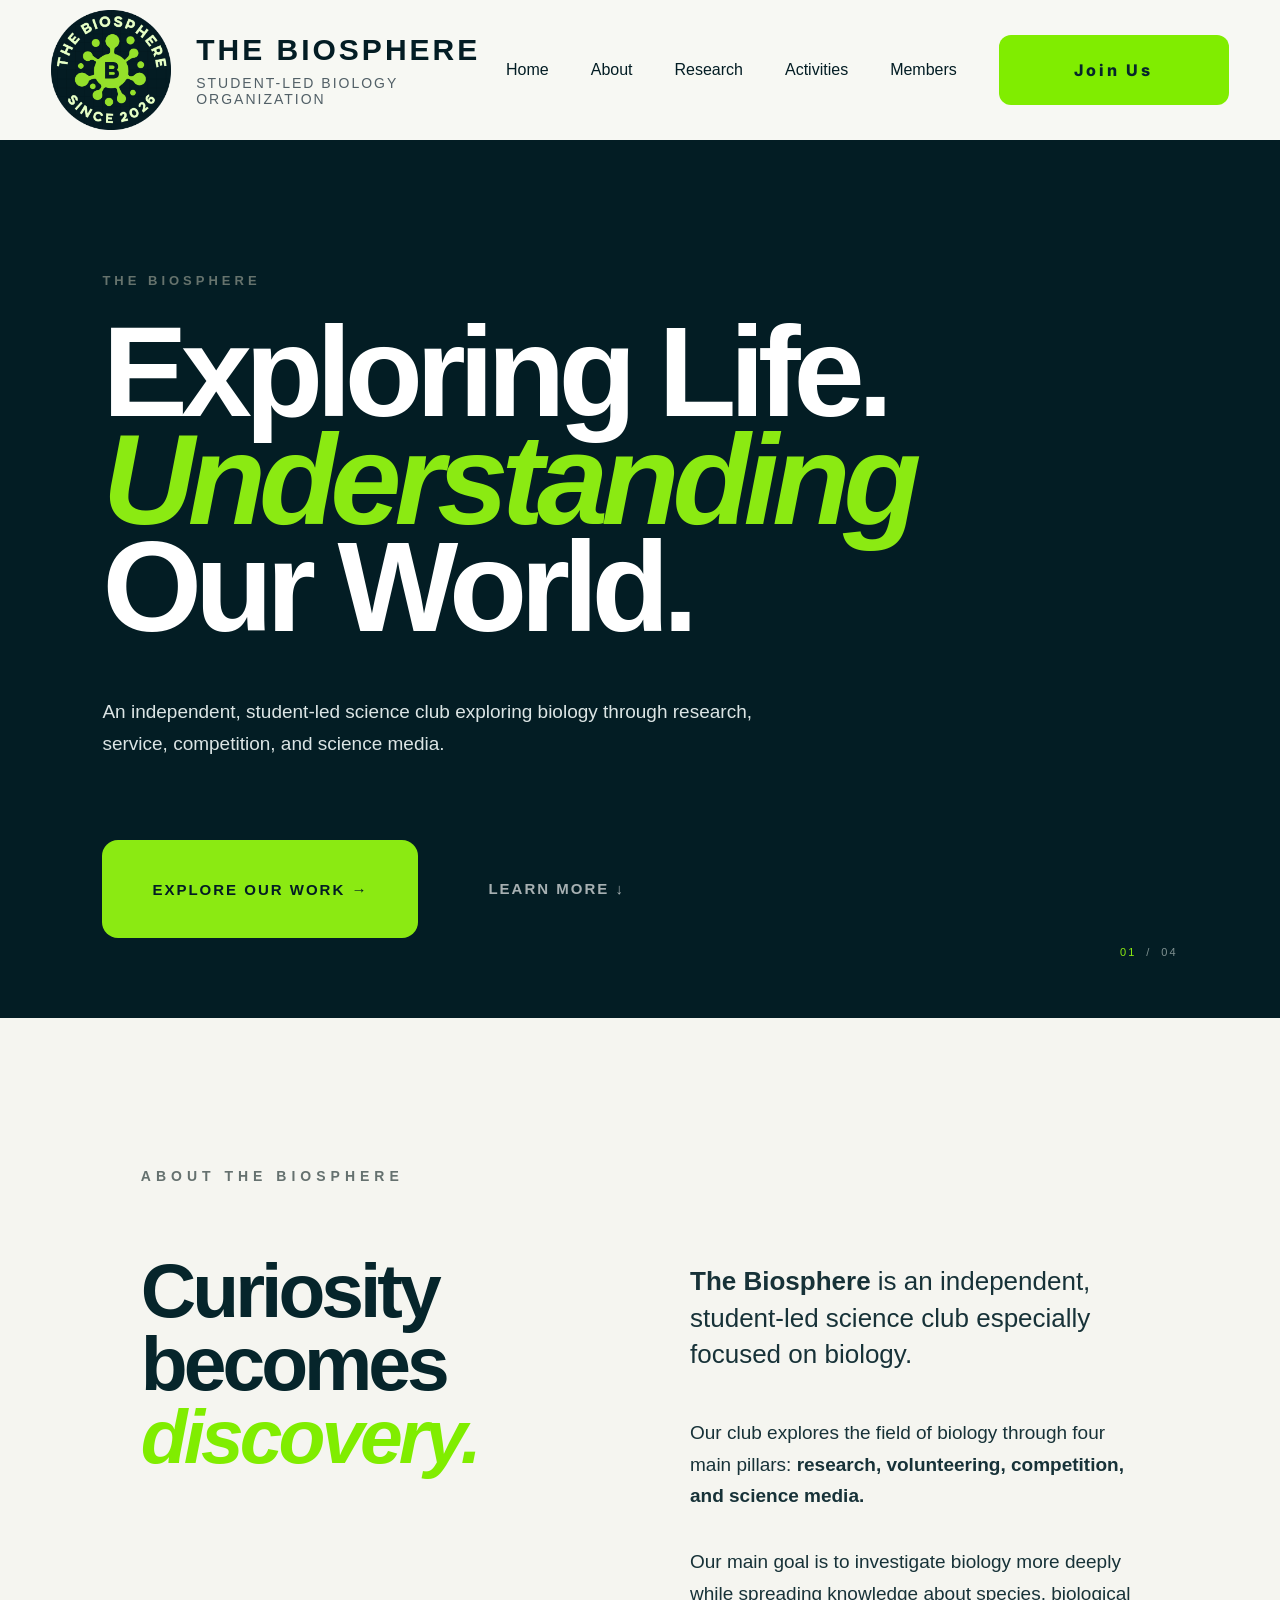
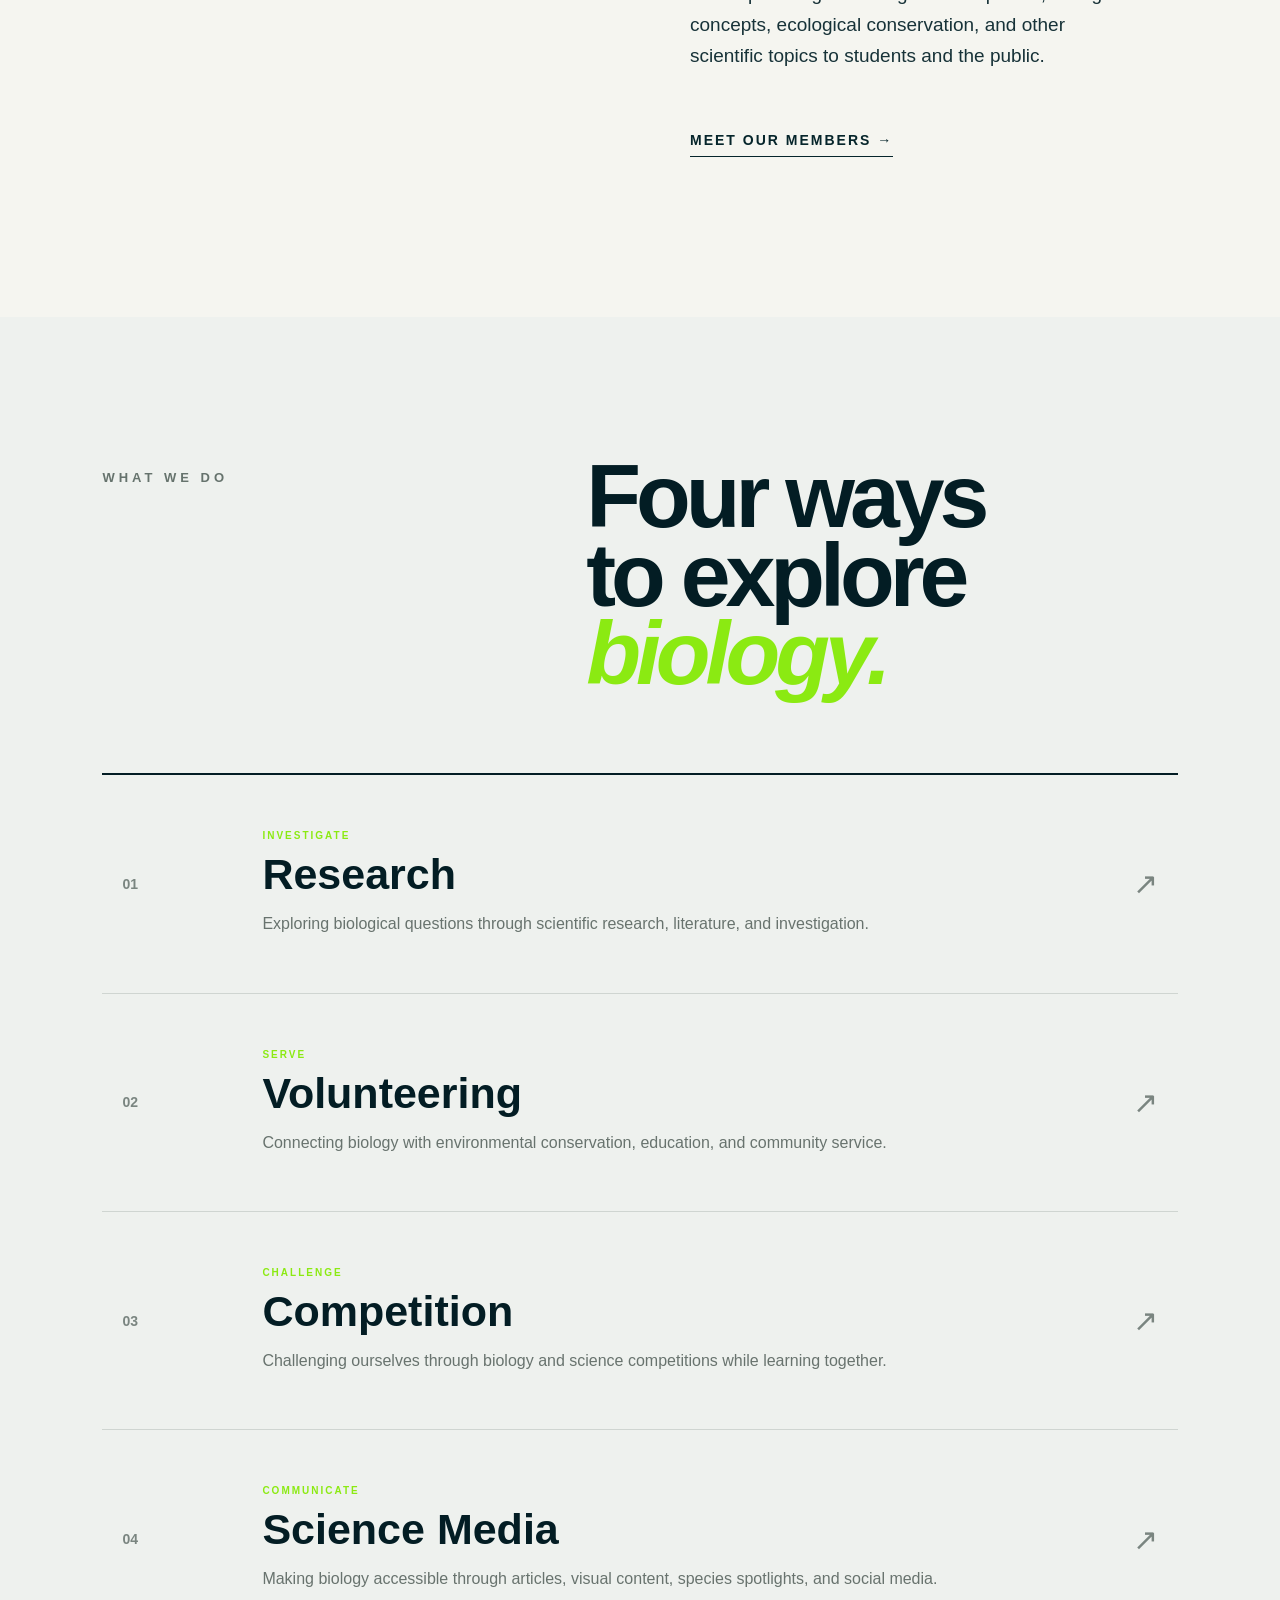
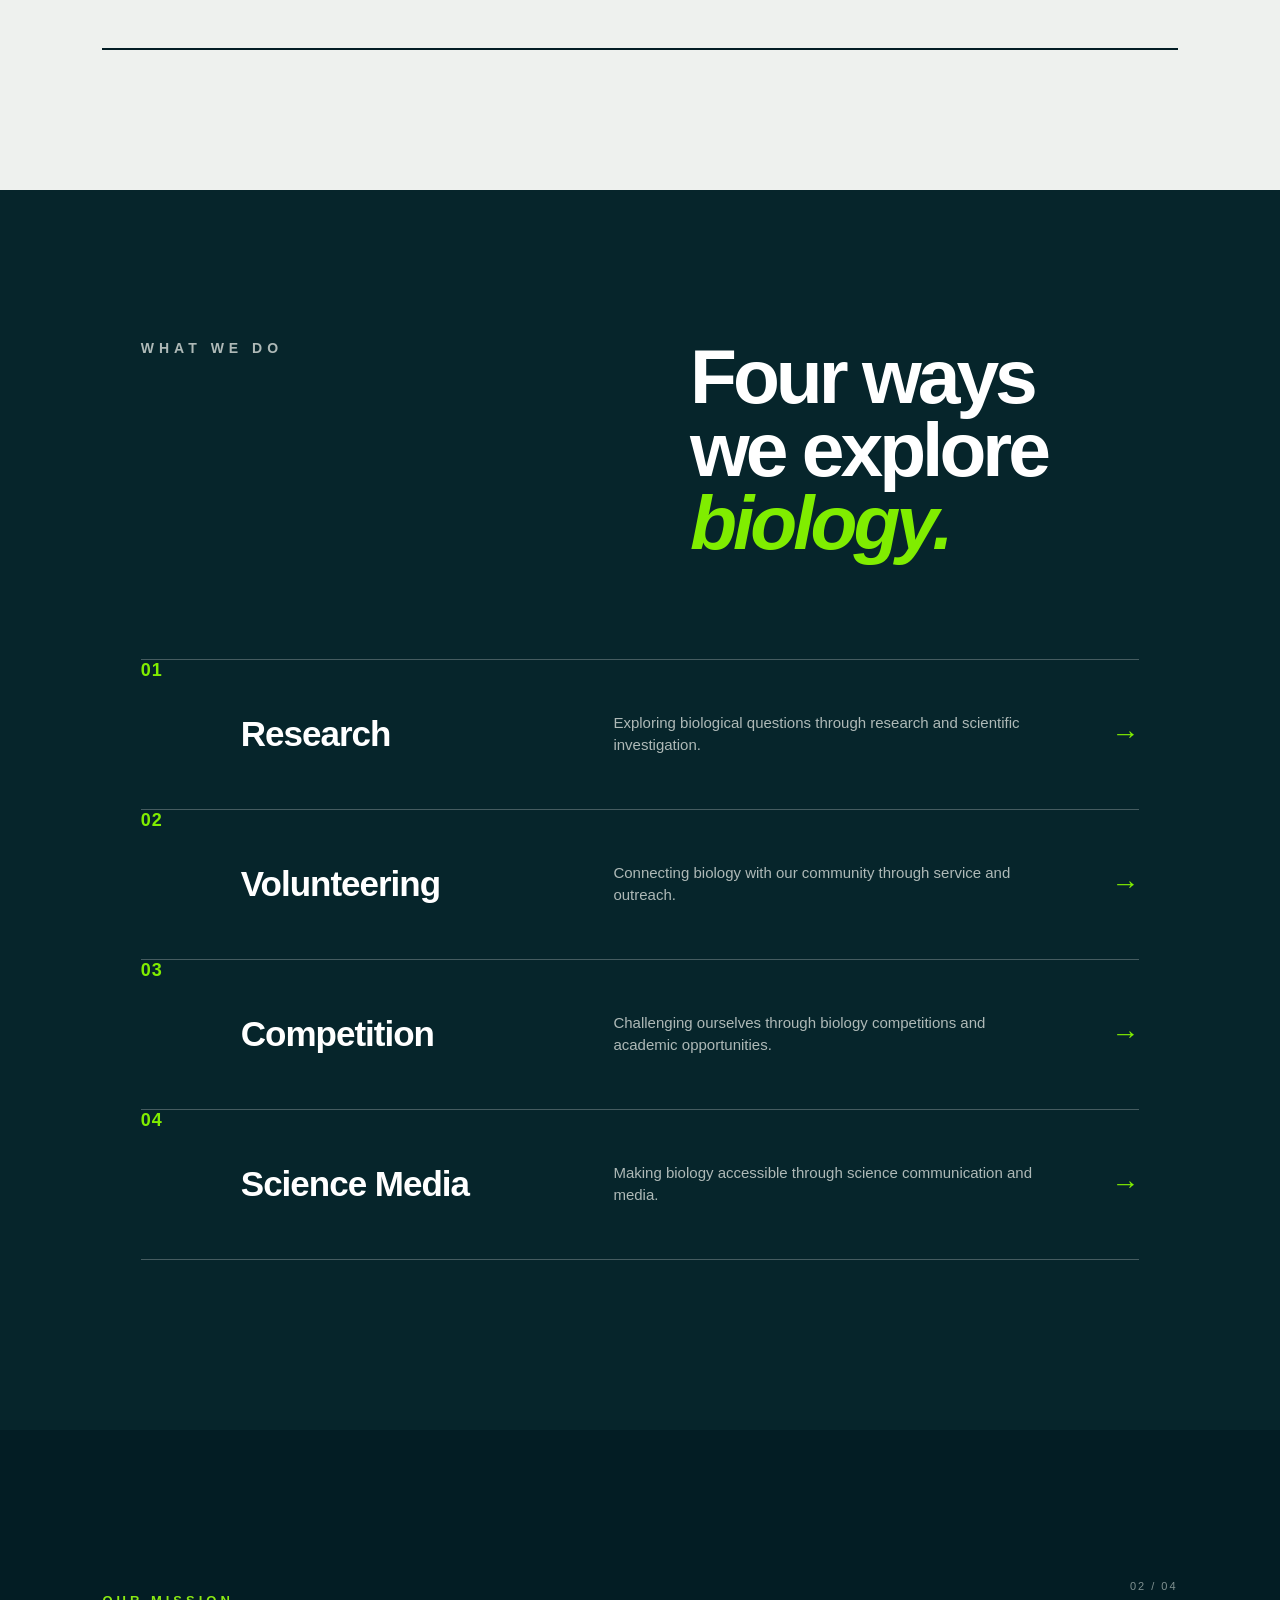
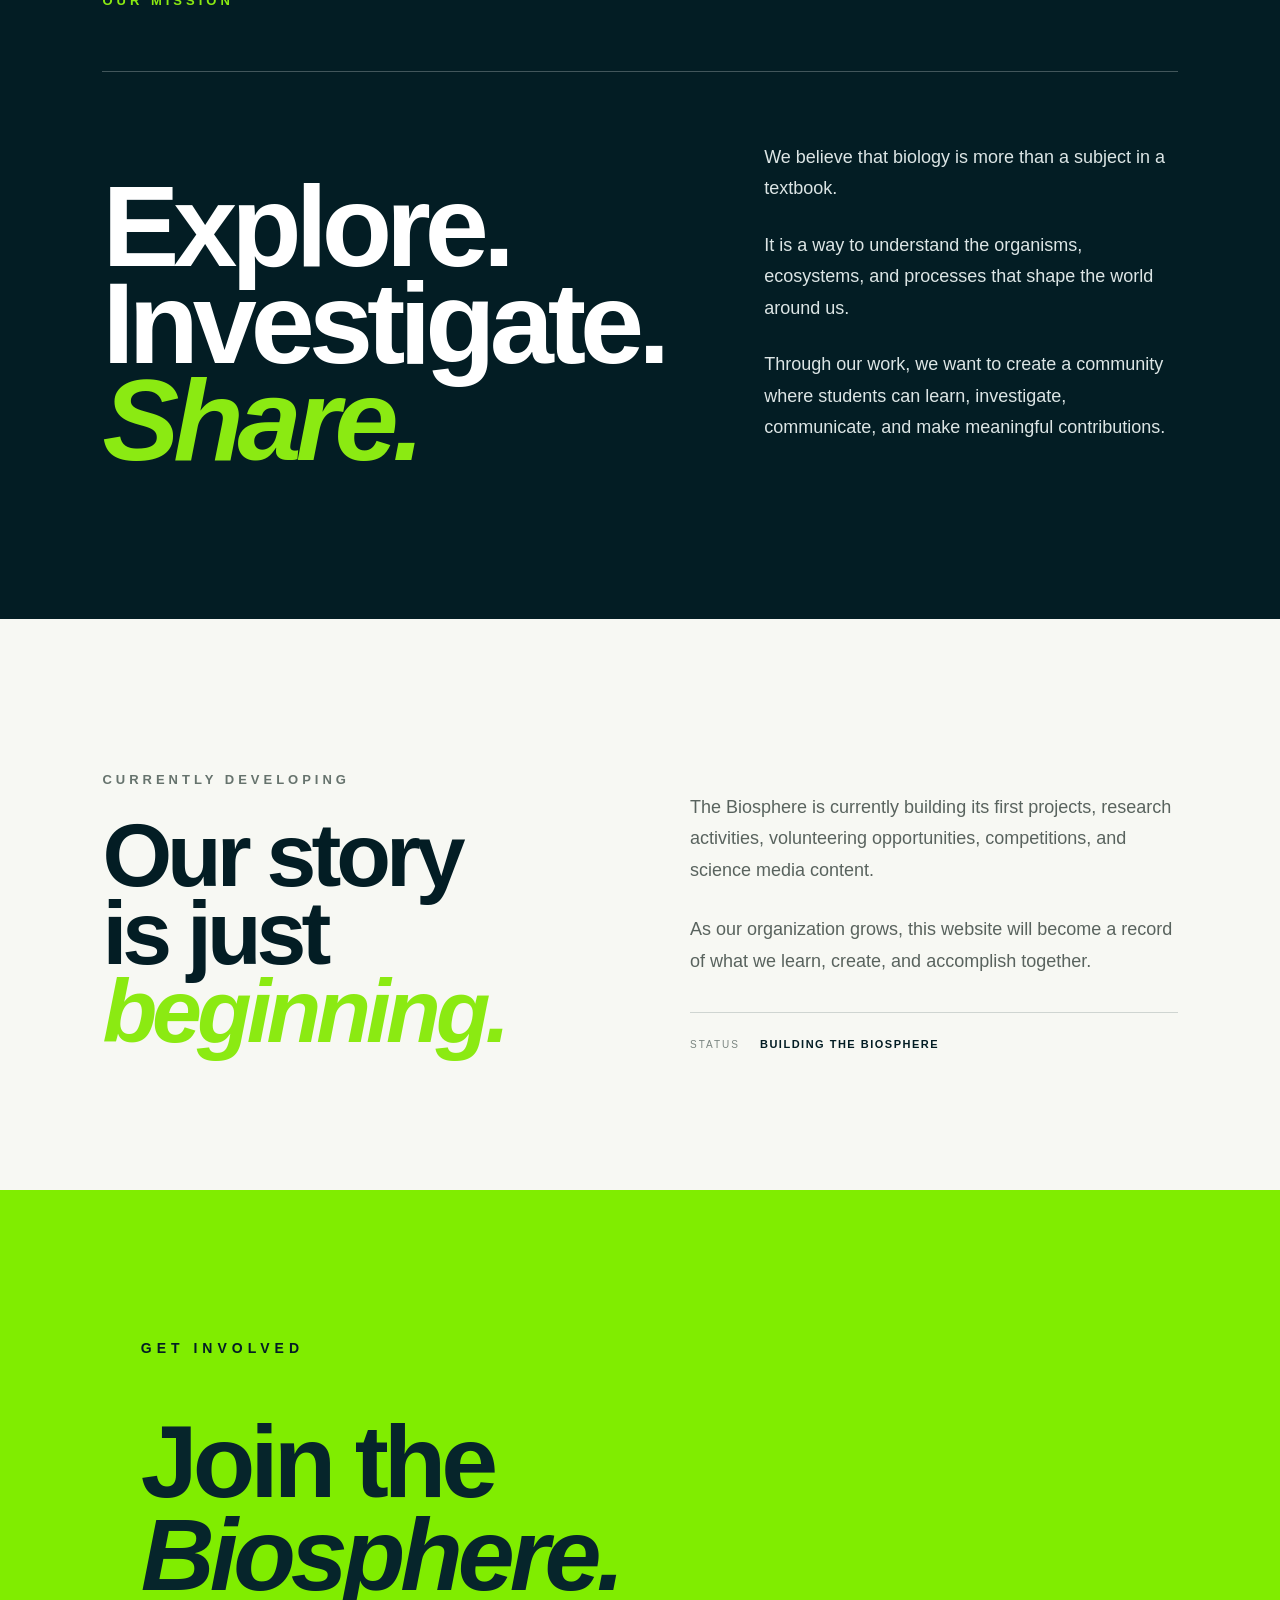
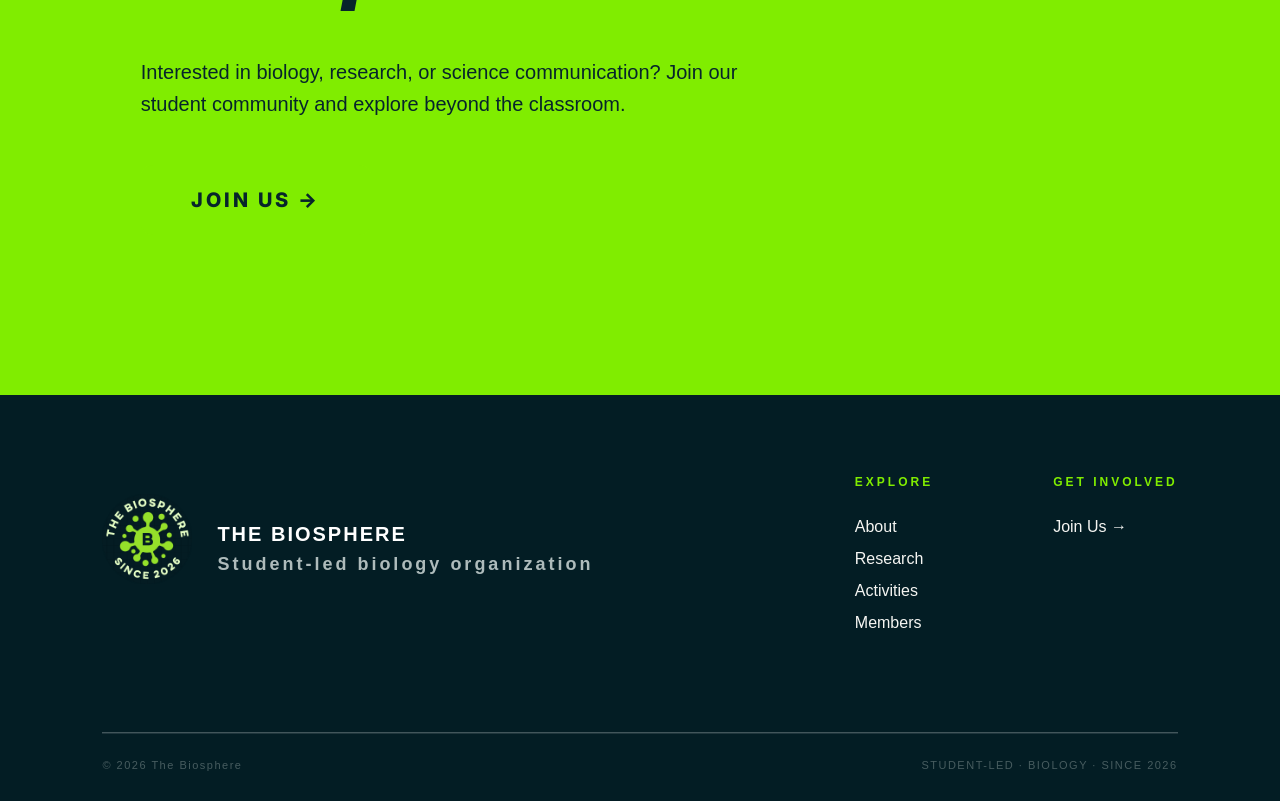
<file: index.html>
<!DOCTYPE html>
<html lang="en">

<head>

    <meta charset="UTF-8">

    <meta
        name="viewport"
        content="width=device-width, initial-scale=1.0"
    >

    <title>The Biosphere | Student-Led Biology Organization</title>

    <link rel="stylesheet" href="style.css">
    <link rel="preconnect" href="https://fonts.googleapis.com">
    <link rel="preconnect" href="https://fonts.gstatic.com" crossorigin>
    <link
    href="https://fonts.googleapis.com/css2?family=Inter:wght@400;500;600;700;800;900&display=swap"
    rel="stylesheet"
>

</head>


<body>


    <!-- ==================================================
         NAVIGATION
    ================================================== -->

    <nav>

        <div class="brand">

            <a href="index.html">

                <img
                    src="logo.png"
                    alt="The Biosphere Logo"
                >

            </a>


            <div class="brand-text">

                <div class="brand-name">
                    THE BIOSPHERE
                </div>

                <div class="brand-subtitle">
                    STUDENT-LED BIOLOGY ORGANIZATION
                </div>

            </div>

        </div>


        <div class="menu">

            <a href="index.html" class="active">
                Home
            </a>

            <a href="#about">
                About
            </a>

            <a href="research.html">
                Research
            </a>

            <a href="activities.html">
                Activities
            </a>

            <a href="members.html">
                Members
            </a>

            <a
                href="https://forms.gle/HBHbuYTfV6P7s6wd6"
                class="join-button"
                target="_blank"
            >
                Join Us
            </a>

        </div>

    </nav>



    <!-- ==================================================
         MAIN
    ================================================== -->

    <main>


        <!-- ==================================================
             HERO
        ================================================== -->

        <section class="home-hero">

            <div class="home-hero-content">

                <p class="section-label">
                    THE BIOSPHERE
                </p>


                <h1>

                    Exploring Life.<br>

                    <span>
                        Understanding
                    </span><br>

                    Our World.

                </h1>


                <p class="home-hero-description">

                    An independent, student-led science club
                    exploring biology through research,
                    service, competition, and science media.

                </p>


                <div class="hero-actions">

                    <a
                        href="activities.html"
                        class="hero-button"
                    >
                        EXPLORE OUR WORK →
                    </a>


                    <a
                        href="#about"
                        class="hero-text-link"
                    >
                        LEARN MORE ↓
                    </a>

                </div>

            </div>


            <div class="home-hero-number">

                <span>
                    01
                </span>

                <span>
                    /
                </span>

                <span>
                    04
                </span>

            </div>

        </section>



        <!-- ==================================================
             ABOUT
        ================================================== -->

        <section
            class="home-about"
            id="about"
        >

            <div class="home-about-heading">

                <p class="section-label">
                    ABOUT THE BIOSPHERE
                </p>


                <h2>

                    Curiosity<br>

                    becomes<br>

                    <span>
                        discovery.
                    </span>

                </h2>

            </div>


            <div class="home-about-content">

                <p class="home-about-lead">

                    <strong>
                        The Biosphere
                    </strong>
                    is an independent, student-led science
                    club especially focused on biology.

                </p>


                <p>

                    Our club explores the field of biology
                    through four main pillars:
                    <strong>research, volunteering,
                    competition, and science media.</strong>

                </p>


                <p>

                    Our main goal is to investigate biology
                    more deeply while spreading knowledge
                    about species, biological concepts,
                    ecological conservation, and other
                    scientific topics to students and the
                    public.

                </p>


                <a
                    href="members.html"
                    class="simple-link"
                >
                    MEET OUR MEMBERS →
                </a>

            </div>

        </section>



        <!-- ==================================================
             FOUR PILLARS
        ================================================== -->

        <section class="home-pillars">

            <div class="home-pillars-heading">

                <p class="section-label">
                    WHAT WE DO
                </p>


                <h2>

                    Four ways<br>

                    to explore<br>

                    <span>
                        biology.
                    </span>

                </h2>

            </div>


            <div class="home-pillar-list">


                <!-- RESEARCH -->

                <a
                    href="research.html"
                    class="home-pillar"
                >

                    <div class="home-pillar-number">
                        01
                    </div>


                    <div class="home-pillar-main">

                        <p class="home-pillar-tag">
                            INVESTIGATE
                        </p>


                        <h3>
                            Research
                        </h3>


                        <p>

                            Exploring biological questions
                            through scientific research,
                            literature, and investigation.

                        </p>

                    </div>


                    <div class="home-pillar-arrow">
                        ↗
                    </div>

                </a>



                <!-- VOLUNTEERING -->

                <a
                    href="volunteering.html"
                    class="home-pillar"
                >

                    <div class="home-pillar-number">
                        02
                    </div>


                    <div class="home-pillar-main">

                        <p class="home-pillar-tag">
                            SERVE
                        </p>


                        <h3>
                            Volunteering
                        </h3>


                        <p>

                            Connecting biology with
                            environmental conservation,
                            education, and community service.

                        </p>

                    </div>


                    <div class="home-pillar-arrow">
                        ↗
                    </div>

                </a>



                <!-- COMPETITION -->

                <a
                    href="competition.html"
                    class="home-pillar"
                >

                    <div class="home-pillar-number">
                        03
                    </div>


                    <div class="home-pillar-main">

                        <p class="home-pillar-tag">
                            CHALLENGE
                        </p>


                        <h3>
                            Competition
                        </h3>


                        <p>

                            Challenging ourselves through
                            biology and science competitions
                            while learning together.

                        </p>

                    </div>


                    <div class="home-pillar-arrow">
                        ↗
                    </div>

                </a>



                <!-- SCIENCE MEDIA -->

                <a
                    href="science-media.html"
                    class="home-pillar"
                >

                    <div class="home-pillar-number">
                        04
                    </div>


                    <div class="home-pillar-main">

                        <p class="home-pillar-tag">
                            COMMUNICATE
                        </p>


                        <h3>
                            Science Media
                        </h3>


                        <p>

                            Making biology accessible through
                            articles, visual content, species
                            spotlights, and social media.

                        </p>

                    </div>


                    <div class="home-pillar-arrow">
                        ↗
                    </div>

                </a>


            </div>

        </section>

    <!-- ==================================================
     WHAT WE DO
    ================================================== -->

<section class="home-activities" id="activities">

    <div class="home-activities-header">

        <p class="section-label">
            WHAT WE DO
        </p>

        <h2>
            Four ways<br>
            we explore <span>biology.</span>
        </h2>

    </div>


    <div class="home-activities-list">

        <!-- RESEARCH -->

        <a href="research.html" class="home-activity">

            <div class="activity-number">
                01
            </div>

            <div class="activity-name">
                Research
            </div>

            <div class="activity-description">
                Exploring biological questions through
                research and scientific investigation.
            </div>

            <div class="activity-arrow">
                →
            </div>

        </a>


        <!-- VOLUNTEERING -->

        <a href="volunteering.html" class="home-activity">

            <div class="activity-number">
                02
            </div>

            <div class="activity-name">
                Volunteering
            </div>

            <div class="activity-description">
                Connecting biology with our community
                through service and outreach.
            </div>

            <div class="activity-arrow">
                →
            </div>

        </a>


        <!-- COMPETITION -->

        <a href="competition.html" class="home-activity">

            <div class="activity-number">
                03
            </div>

            <div class="activity-name">
                Competition
            </div>

            <div class="activity-description">
                Challenging ourselves through biology
                competitions and academic opportunities.
            </div>

            <div class="activity-arrow">
                →
            </div>

        </a>


        <!-- SCIENCE MEDIA -->

        <a href="science-media.html" class="home-activity">

            <div class="activity-number">
                04
            </div>

            <div class="activity-name">
                Science Media
            </div>

            <div class="activity-description">
                Making biology accessible through
                science communication and media.
            </div>

            <div class="activity-arrow">
                →
            </div>

        </a>

    </div>

</section>


        <!-- ==================================================
             MISSION
        ================================================== -->

        <section class="home-mission">

            <div class="home-mission-top">

                <p class="section-label">
                    OUR MISSION
                </p>


                <span>
                    02 / 04
                </span>

            </div>


            <div class="home-mission-content">

                <h2>

                    Explore.<br>

                    Investigate.<br>

                    <span>
                        Share.
                    </span>

                </h2>


                <div class="home-mission-text">

                    <p>

                        We believe that biology is more than
                        a subject in a textbook.

                    </p>


                    <p>

                        It is a way to understand the organisms,
                        ecosystems, and processes that shape
                        the world around us.

                    </p>


                    <p>

                        Through our work, we want to create a
                        community where students can learn,
                        investigate, communicate, and make
                        meaningful contributions.

                    </p>

                </div>

            </div>

        </section>



        <!-- ==================================================
             CURRENTLY DEVELOPING
        ================================================== -->

        <section class="home-development">

            <div class="home-development-heading">

                <p class="section-label">
                    CURRENTLY DEVELOPING
                </p>


                <h2>
                    Our story<br>
                    is just<br>
                    <span>
                        beginning.
                    </span>
                </h2>

            </div>


            <div class="home-development-content">

                <p>

                    The Biosphere is currently building
                    its first projects, research activities,
                    volunteering opportunities, competitions,
                    and science media content.

                </p>


                <p>

                    As our organization grows, this website
                    will become a record of what we learn,
                    create, and accomplish together.

                </p>


                <div class="development-status">

                    <span>
                        STATUS
                    </span>

                    <strong>
                        BUILDING THE BIOSPHERE
                    </strong>

                </div>

            </div>

        </section>



    </section>

    <!-- ==================================================
         JOIN THE BIOSPHERE
    ================================================== -->
    
    <section class="join-section">
    
        <div class="join-content">
    
            <p class="section-label">
                GET INVOLVED
            </p>
    
            <h2>
                Join the<br>
                <span>Biosphere.</span>
            </h2>
    
            <p class="join-description">
                Interested in biology, research, or science
                communication? Join our student community
                and explore beyond the classroom.
            </p>
    
            <a
                href="https://forms.gle/sEnZ8i5kmFuixgCA9"
                class="join-button"
                target="_blank"
                rel="noopener noreferrer"
            >
                JOIN US →
            </a>
    
        </div>
    
    </section>
    
    </main>

   <!-- ==================================================
     FOOTER
================================================== -->

<footer>

        <div class="footer-top">


            <div class="footer-brand">

                <a href="index.html">

                    <img
                        src="logo.png"
                        alt="The Biosphere"
                    >

                </a>


                <div>

                    <h3>
                        THE BIOSPHERE
                    </h3>

                    <p>
                        Student-led biology organization
                    </p>

                </div>

            </div>


        <div class="footer-links">

            <div>
                <p>EXPLORE</p>

                <a href="index.html#about">
                    About
                </a>

                <a href="research.html">
                    Research
                </a>

                <a href="activities.html">
                    Activities
                </a>

                <a href="members.html">
                    Members
                </a>

            </div>


            <div>
                <p>GET INVOLVED</p>

                <a
                    href="https://forms.gle/sEnZ8i5kmFuixgCA9"
                    target="_blank"
                    rel="noopener noreferrer"
                >
                    Join Us →
                </a>

            </div>

        </div>

    </div>


    <div class="footer-bottom">

        <span>
            © 2026 The Biosphere
        </span>

        <span>
            STUDENT-LED · BIOLOGY · SINCE 2026
        </span>

    </div>

</footer>


</body>

</html>
</file>
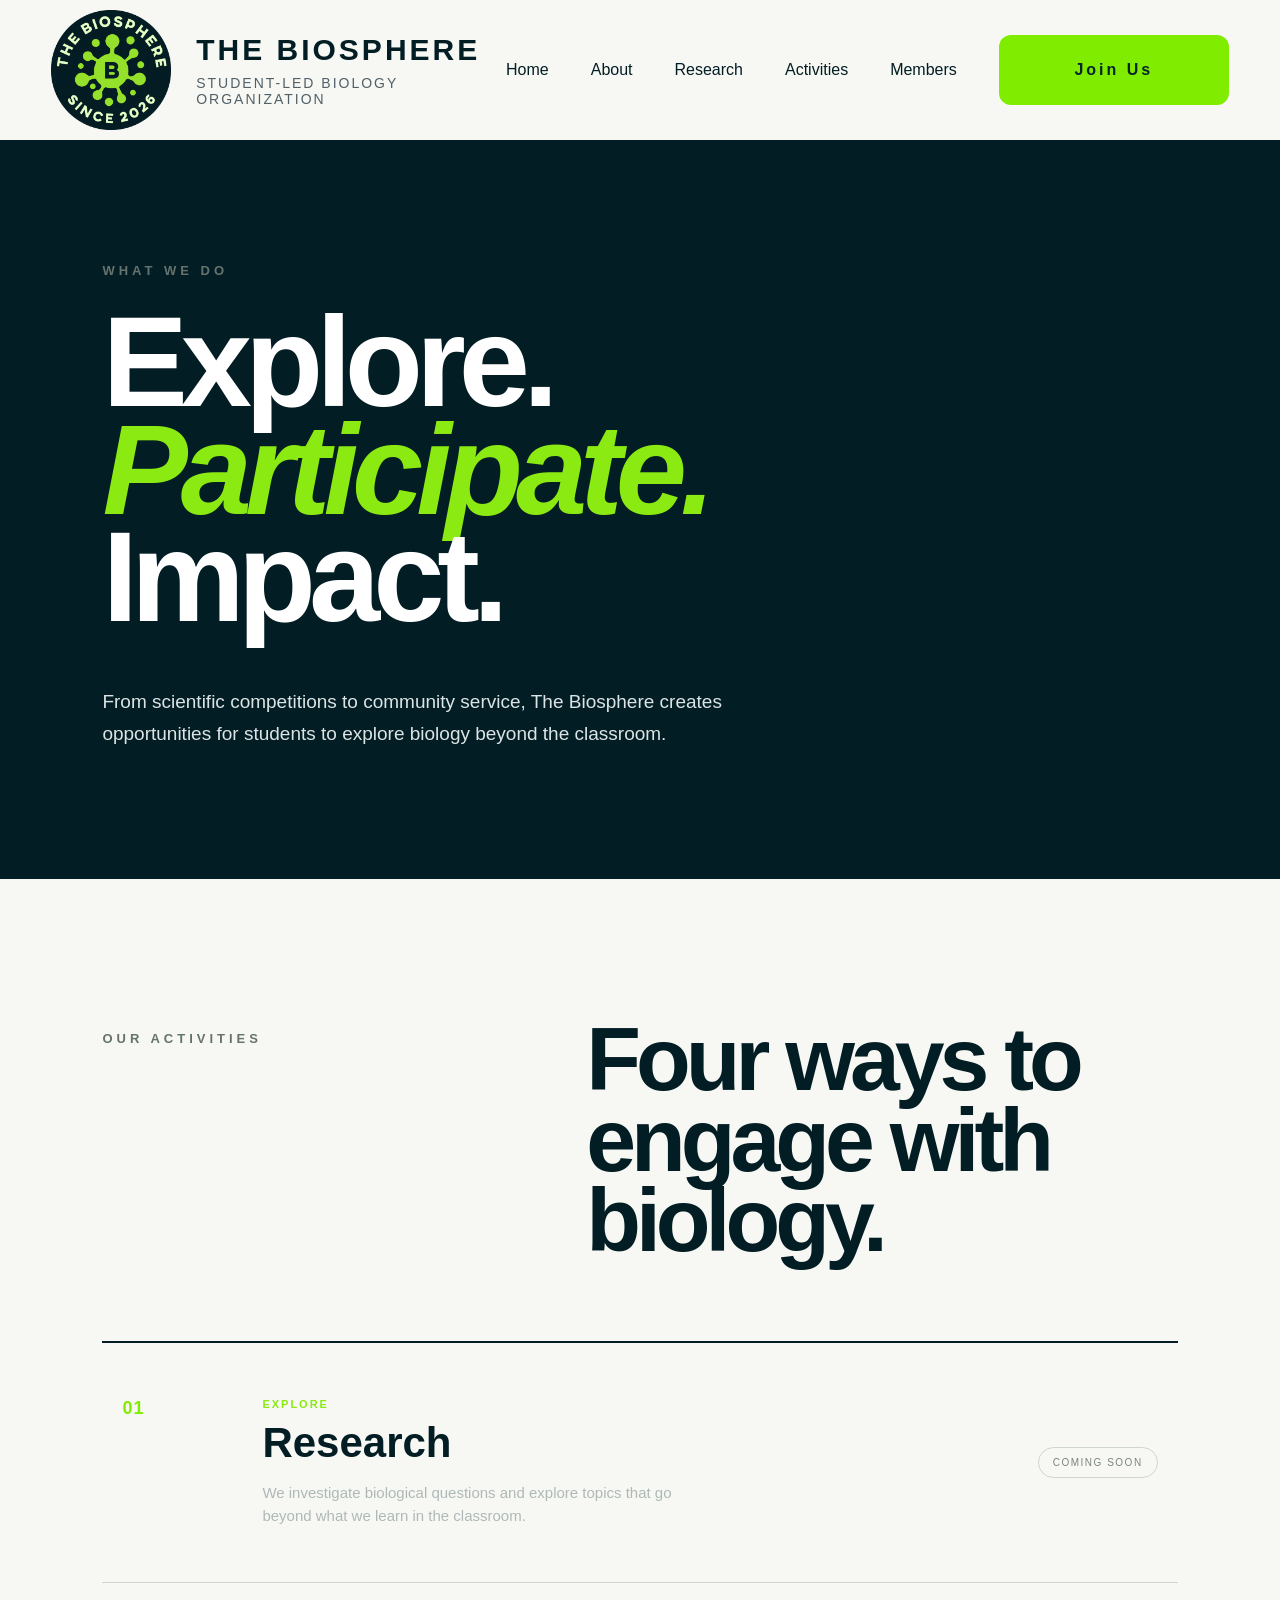
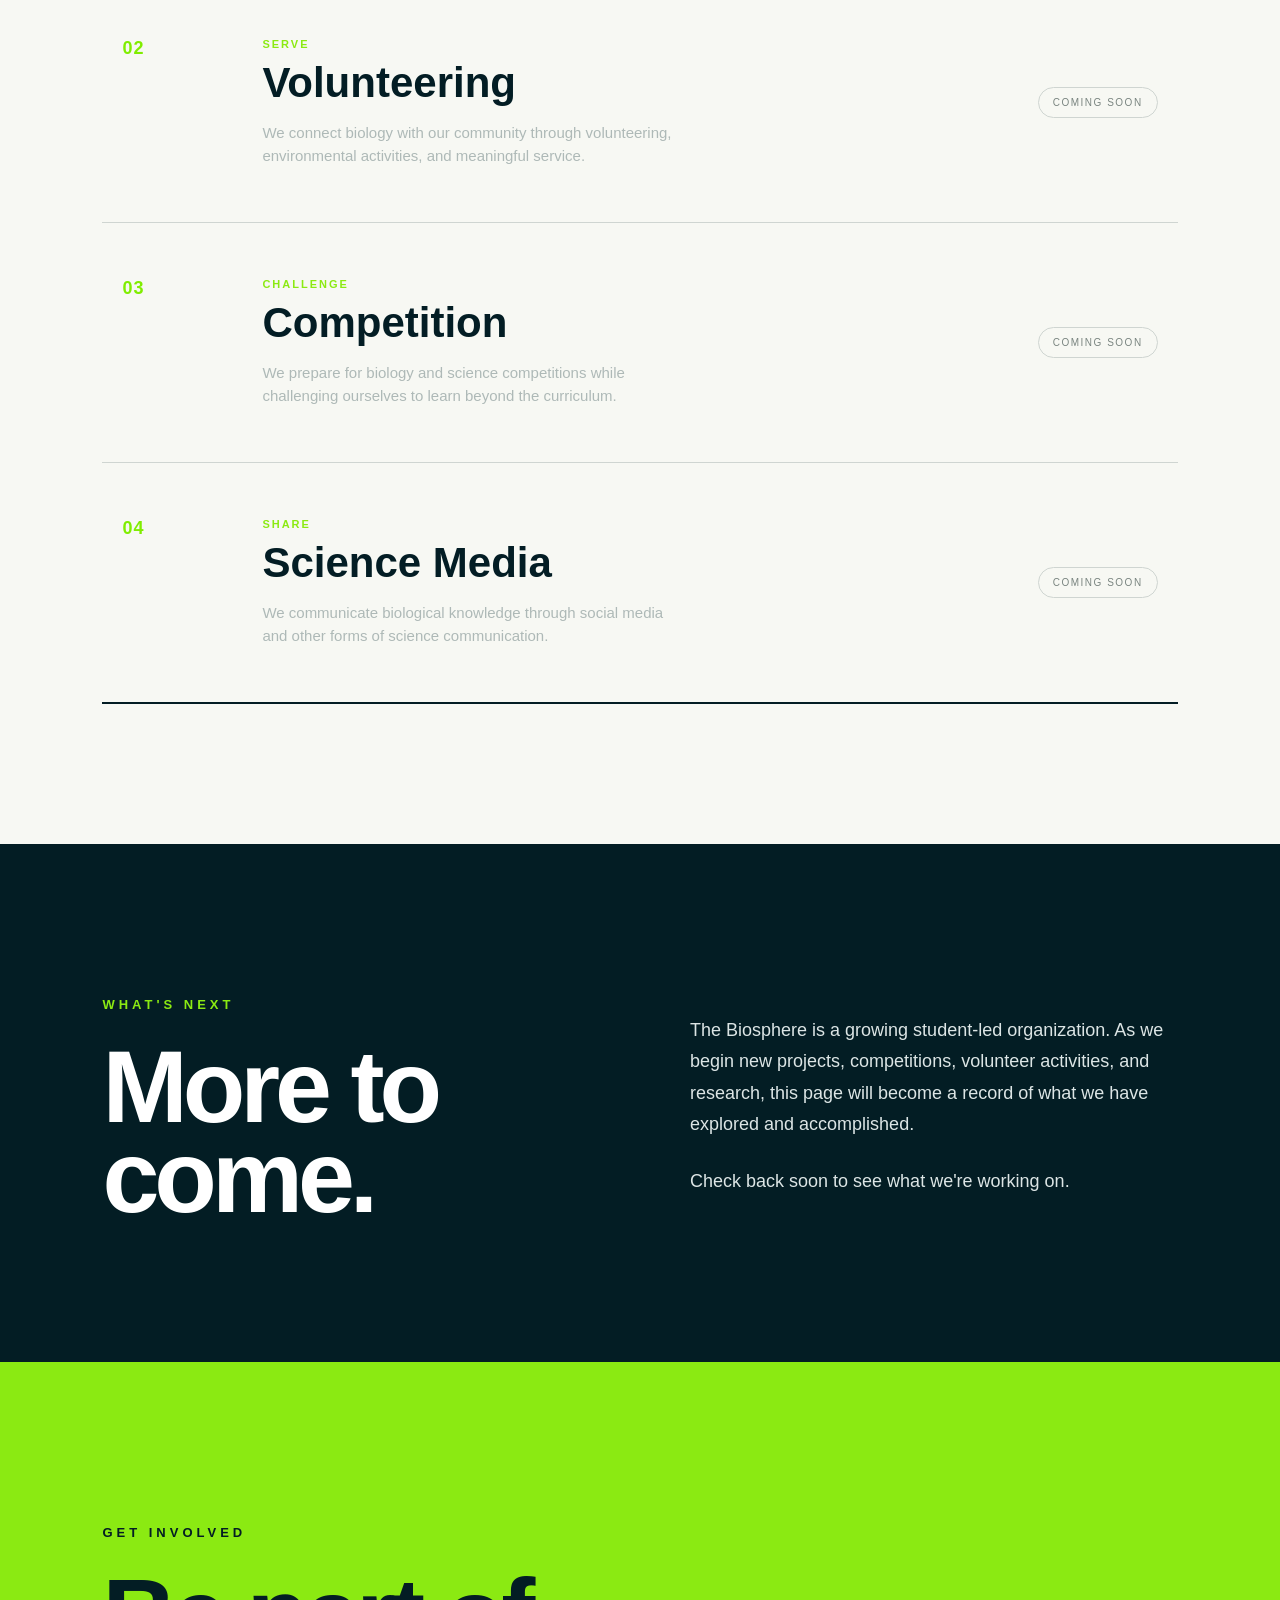
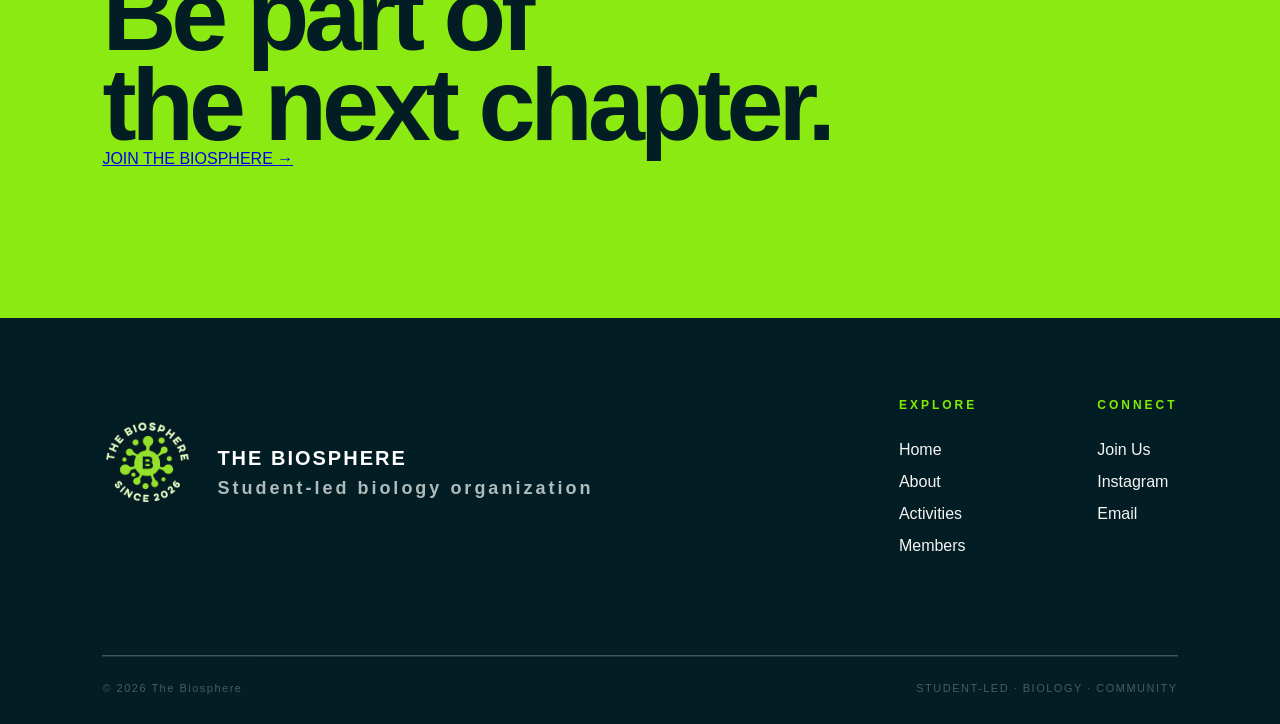
<file: activities.html>
<!DOCTYPE html>
<html lang="en">

<head>

    <meta charset="UTF-8">

    <meta
        name="viewport"
        content="width=device-width, initial-scale=1.0"
    >

    <title>Activities | The Biosphere</title>

    <link rel="stylesheet" href="style.css">

</head>


<body>


    <!-- =========================
         NAVIGATION
    ========================== -->

    <nav>

        <div class="brand">

            <a href="index.html">

                <img
                    src="logo.png"
                    alt="The Biosphere Logo"
                >

            </a>


            <div class="brand-text">

                <div class="brand-name">
                    THE BIOSPHERE
                </div>

                <div class="brand-subtitle">
                    STUDENT-LED BIOLOGY ORGANIZATION
                </div>

            </div>

        </div>


        <div class="menu">

            <a href="index.html">
                Home
            </a>

            <a href="index.html#about">
                About
            </a>

            <a href="research.html">
                Research
            </a>

            <a href="activities.html" class="active">
                Activities
            </a>

            <a href="members.html">
                Members
            </a>

            <a
                href="https://forms.gle/vjzUmEt8x9bLEhpb6"
                class="join-button"
                target="_blank"
            >
                Join Us
            </a>

        </div>

    </nav>



    <!-- =========================
         ACTIVITIES HERO
    ========================== -->

    <main>

        <section class="activities-hero">

            <div class="activities-hero-content">

                <p class="section-label">
                    WHAT WE DO
                </p>


                <h1>
                    Explore.<br>
                    <span>Participate.</span><br>
                    Impact.
                </h1>


                <p class="activities-intro">

                    From scientific competitions to
                    community service, The Biosphere
                    creates opportunities for students
                    to explore biology beyond the classroom.

                </p>

            </div>

        </section>



        <!-- =========================
             FOUR PILLARS
        ========================== -->

        <section class="activities-section">

            <div class="activities-heading">

                <p class="section-label">
                    OUR ACTIVITIES
                </p>


                <h2>
                    Four ways to<br>
                    engage with biology.
                </h2>

            </div>



            <div class="activity-list">


                <!-- RESEARCH -->

                <article class="activity-item">

                    <div class="activity-number">
                        01
                    </div>


                    <div class="activity-main">

                        <p class="activity-tag">
                            EXPLORE
                        </p>


                        <h3>
                            Research
                        </h3>


                        <p class="activity-description">

                            We investigate biological questions
                            and explore topics that go beyond
                            what we learn in the classroom.

                        </p>

                    </div>


                    <div class="activity-status">
                        COMING SOON
                    </div>

                </article>



                <!-- VOLUNTEERING -->

                <article class="activity-item">

                    <div class="activity-number">
                        02
                    </div>


                    <div class="activity-main">

                        <p class="activity-tag">
                            SERVE
                        </p>


                        <h3>
                            Volunteering
                        </h3>


                        <p class="activity-description">

                            We connect biology with our community
                            through volunteering, environmental
                            activities, and meaningful service.

                        </p>

                    </div>


                    <div class="activity-status">
                        COMING SOON
                    </div>

                </article>



                <!-- COMPETITIONS -->

                <article class="activity-item">

                    <div class="activity-number">
                        03
                    </div>


                    <div class="activity-main">

                        <p class="activity-tag">
                            CHALLENGE
                        </p>


                        <h3>
                            <a href="competition.html">
                                Competition
                            </a>
                        </h3>

                        <p class="activity-description">

                            We prepare for biology and science
                            competitions while challenging
                            ourselves to learn beyond the curriculum.

                        </p>

                    </div>


                    <div class="activity-status">
                        COMING SOON
                    </div>

                </article>



                <!-- SCIENCE MEDIA -->

                <article class="activity-item">

                    <div class="activity-number">
                        04
                    </div>


                    <div class="activity-main">

                        <p class="activity-tag">
                            SHARE
                        </p>


                        <h3>
                            <a href="science-media.html">
                                Science Media
                            </a>
                        </h3>


                        <p class="activity-description">

                            We communicate biological knowledge
                            through social media and other forms
                            of science communication.

                        </p>

                    </div>


                    <div class="activity-status">
                        COMING SOON
                    </div>

                </article>


            </div>

        </section>



        <!-- =========================
             FUTURE ACTIVITIES
        ========================== -->

        <section class="future-section">

            <div>

                <p class="section-label">
                    WHAT'S NEXT
                </p>


                <h2>
                    More to<br>
                    come.
                </h2>

            </div>


            <div class="future-text">

                <p>

                    The Biosphere is a growing student-led
                    organization. As we begin new projects,
                    competitions, volunteer activities, and
                    research, this page will become a record
                    of what we have explored and accomplished.

                </p>


                <p>

                    Check back soon to see what we're working on.

                </p>

            </div>

        </section>



        <!-- =========================
             JOIN
        ========================== -->

        <section class="activities-join">

            <p class="section-label">
                GET INVOLVED
            </p>


            <h2>
                Be part of<br>
                the next chapter.
            </h2>


            <a
                href="https://forms.gle/vjzUmEt8x9bLEhpb6"
                class="join-main-button"
                target="_blank"
            >
                JOIN THE BIOSPHERE →
            </a>

        </section>

    </main>



    <!-- =========================
         FOOTER
    ========================== -->

    <footer>

        <div class="footer-top">


            <div class="footer-brand">

                <a href="index.html">

                    <img
                        src="logo.png"
                        alt="The Biosphere"
                    >

                </a>


                <div>

                    <h3>
                        THE BIOSPHERE
                    </h3>

                    <p>
                        Student-led biology organization
                    </p>

                </div>

            </div>



            <div class="footer-links">


                <div>

                    <p>
                        EXPLORE
                    </p>


                    <a href="index.html">
                        Home
                    </a>


                    <a href="index.html#about">
                        About
                    </a>
                    

                    <a href="activities.html">
                        Activities
                    </a>


                    <a href="members.html">
                        Members
                    </a>

                </div>



                <div>

                    <p>
                        CONNECT
                    </p>


                    <a
                        href="https://forms.gle/vjzUmEt8x9bLEhpb6"
                        target="_blank"
                        rel="noopener noreferrer"
                    >
                        Join Us
                    </a>


                    <a
                    href="https://www.instagram.com/thebiiosphere/"
                    target="_blank"
                    rel="noopener noreferrer"
                >
                    Instagram
                    </a>


                    <a href="mailto:thebiosphere.kr@gmail.com">
                        Email
                    </a>

                </div>


            </div>

        </div>



        <div class="footer-bottom">

            <span>
                © 2026 The Biosphere
            </span>


            <span>
                STUDENT-LED · BIOLOGY · COMMUNITY
            </span>

        </div>

    </footer>


</body>

</html>
</file>
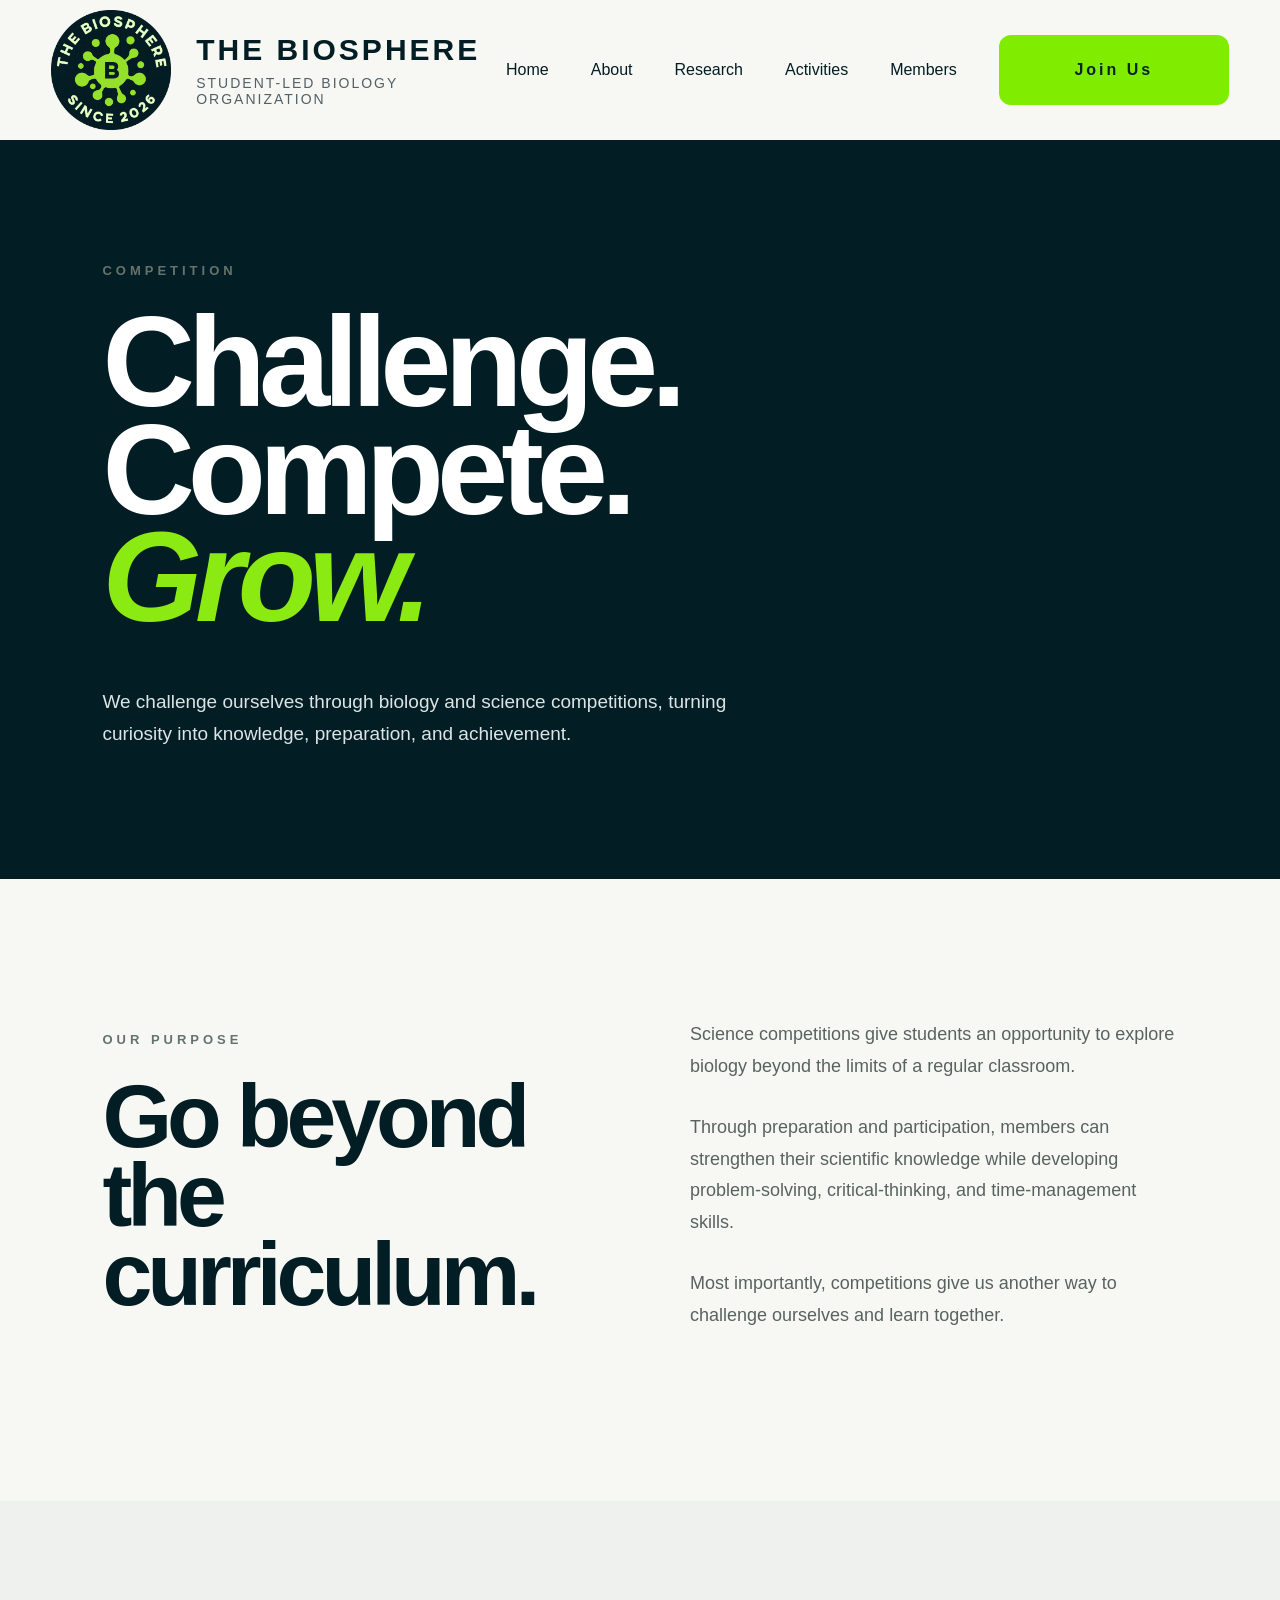
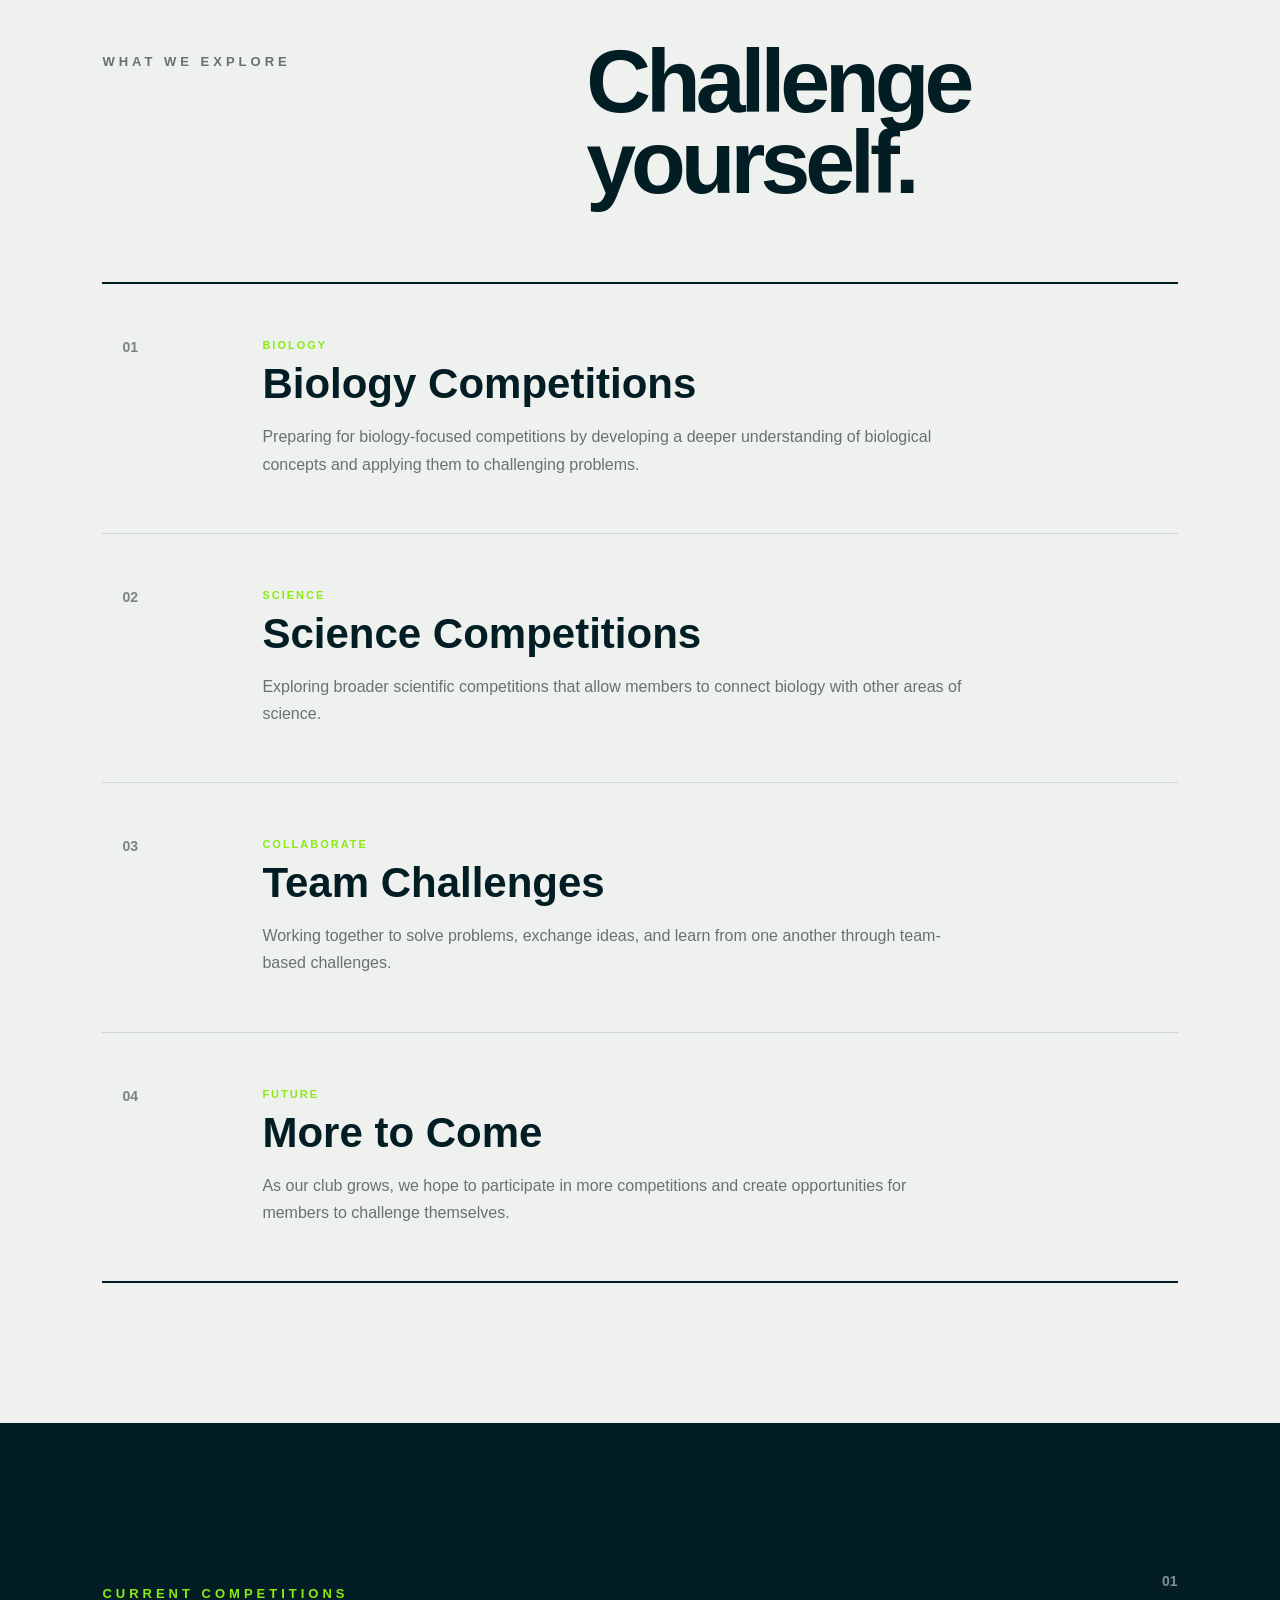
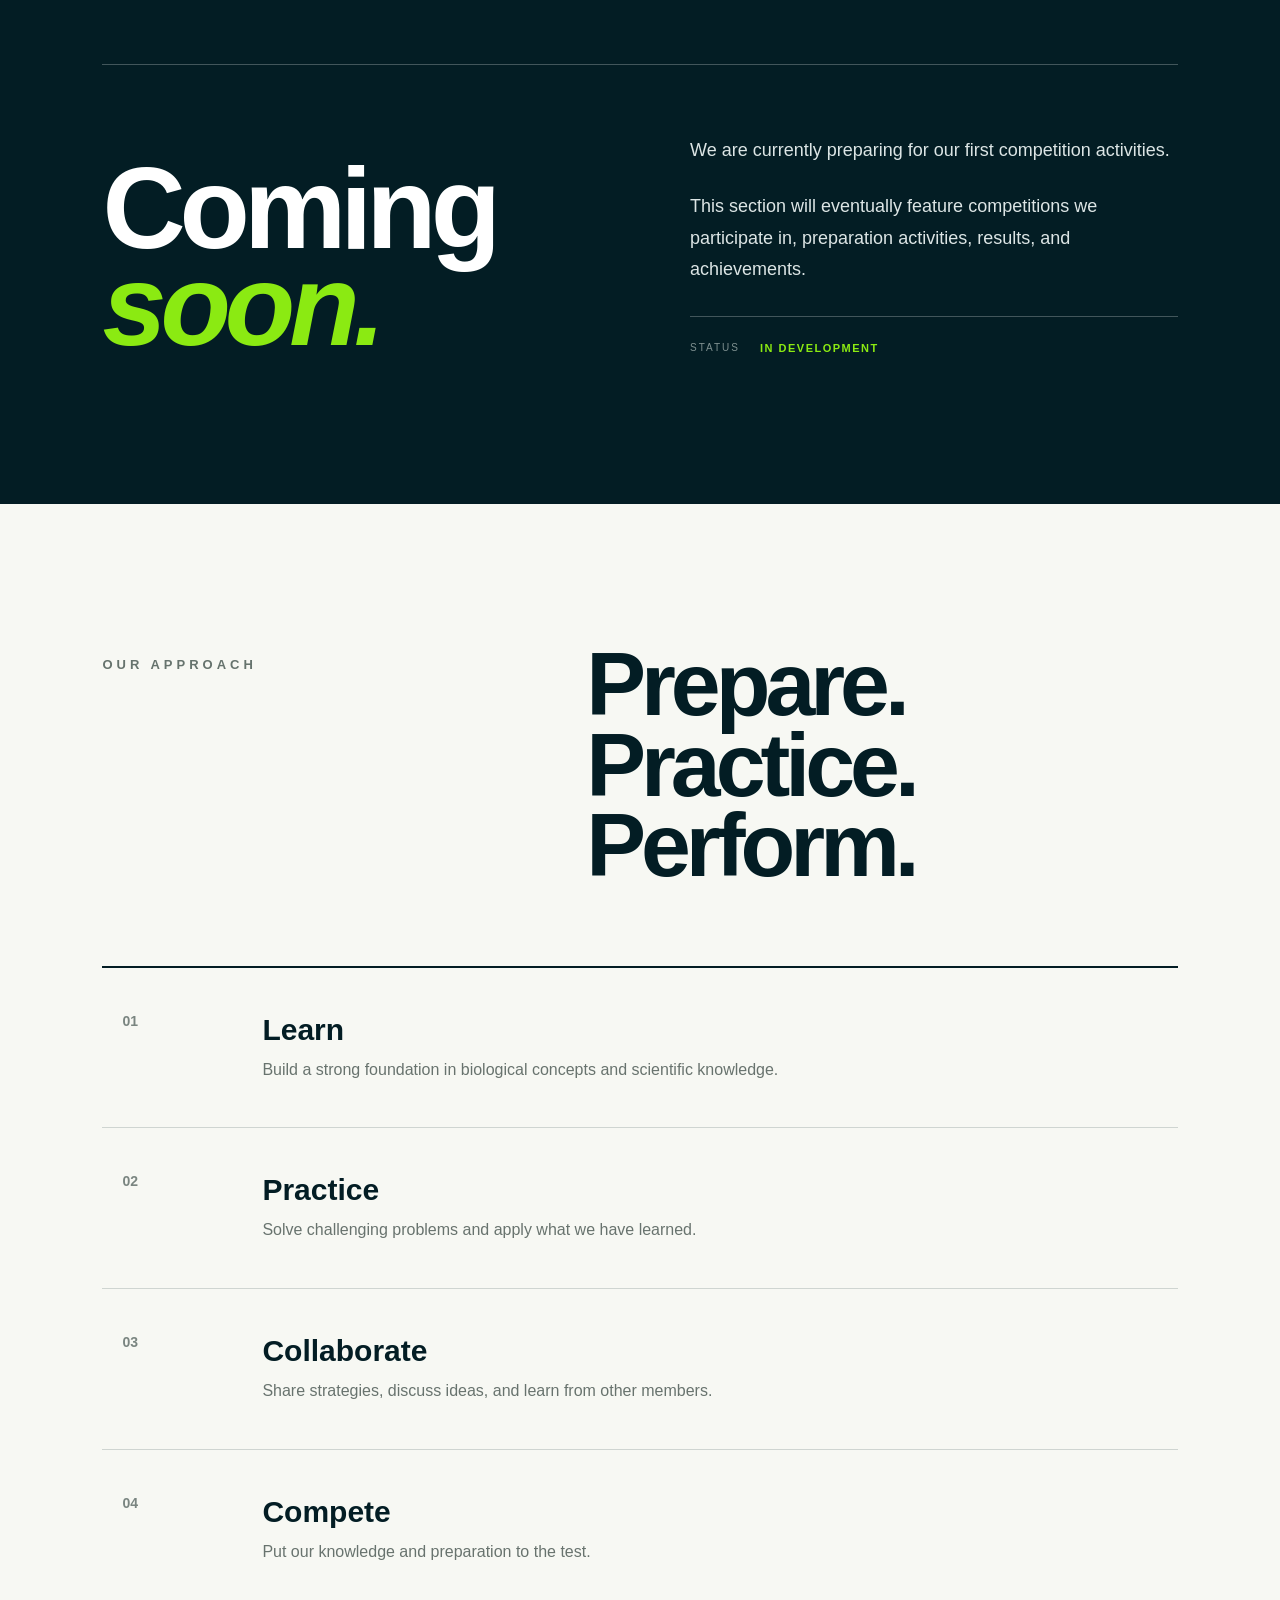
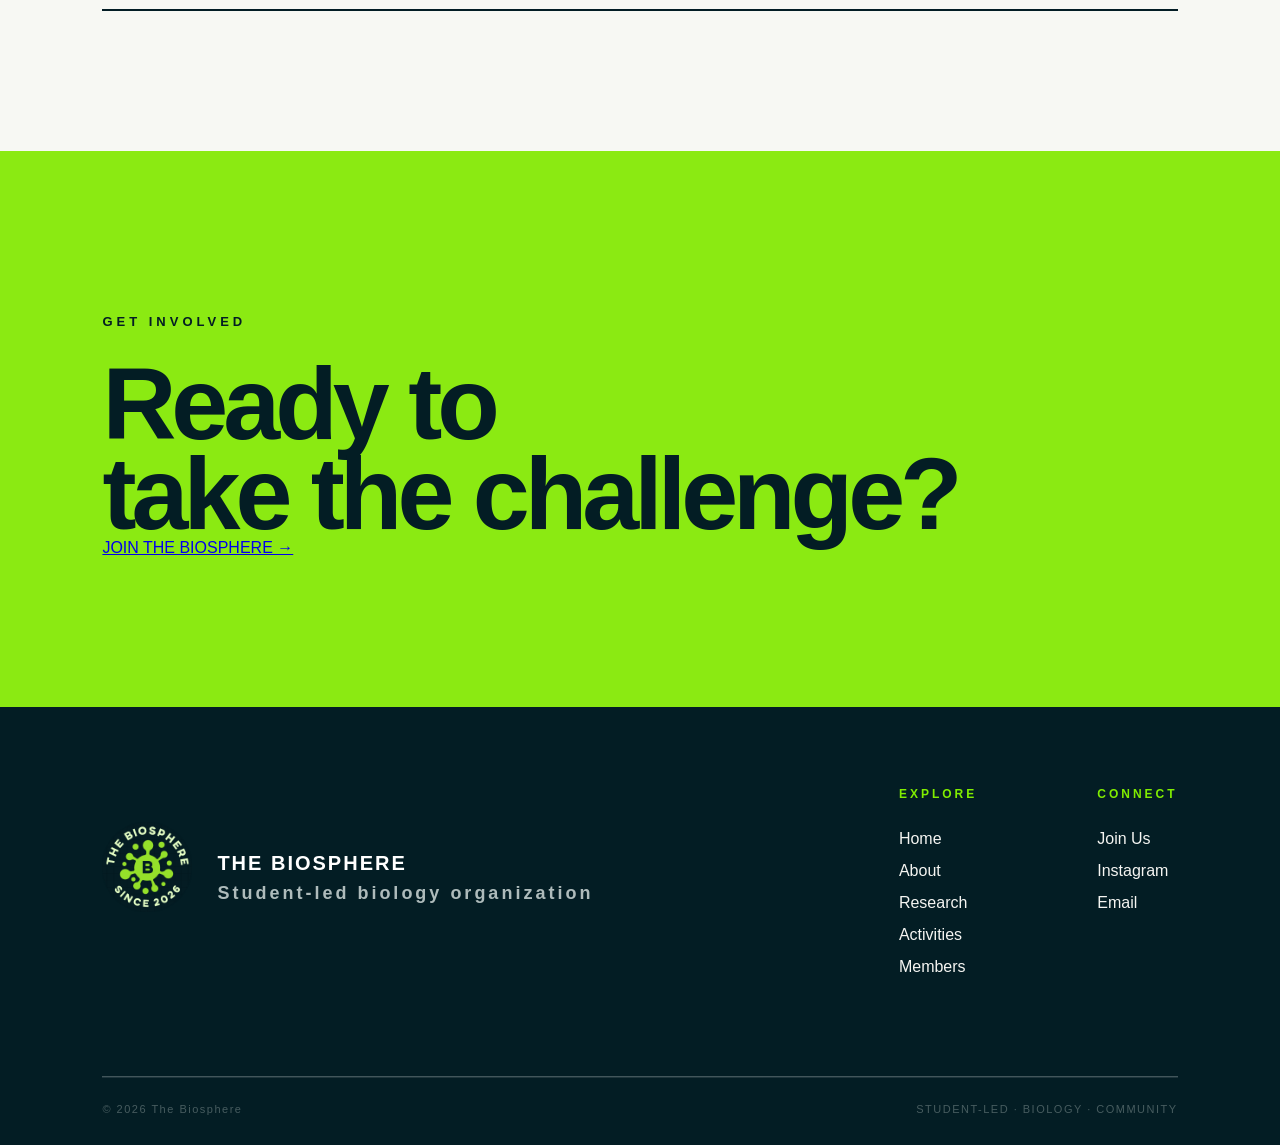
<file: competition.html>
<!DOCTYPE html>
<html lang="en">

<head>

    <meta charset="UTF-8">

    <meta
        name="viewport"
        content="width=device-width, initial-scale=1.0"
    >

    <title>Competition | The Biosphere</title>

    <link rel="stylesheet" href="style.css">

</head>


<body>


    <!-- =========================
         NAVIGATION
    ========================== -->

    <nav>

        <div class="brand">

            <a href="index.html">

                <img
                    src="logo.png"
                    alt="The Biosphere Logo"
                >

            </a>


            <div class="brand-text">

                <div class="brand-name">
                    THE BIOSPHERE
                </div>

                <div class="brand-subtitle">
                    STUDENT-LED BIOLOGY ORGANIZATION
                </div>

            </div>

        </div>


        <div class="menu">

            <a href="index.html">
                Home
            </a>

            <a href="index.html#about">
                About
            </a>

            <a href="research.html">
                Research
            </a>

            <a href="activities.html">
                Activities
            </a>

            <a href="members.html">
                Members
            </a>

            <a
                href="https://forms.gle/rrBhUF79TddxqqfZ8"
                class="join-button"
                target="_blank"
            >
                Join Us
            </a>

        </div>

    </nav>



    <!-- =========================
         HERO
    ========================== -->

    <main>

        <section class="competition-hero">

            <div class="competition-hero-content">

                <p class="section-label">
                    COMPETITION
                </p>


                <h1>
                    Challenge.<br>
                    Compete.<br>
                    <span>Grow.</span>
                </h1>


                <p class="competition-intro">

                    We challenge ourselves through biology
                    and science competitions, turning curiosity
                    into knowledge, preparation, and achievement.

                </p>

            </div>

        </section>



        <!-- =========================
             OUR PURPOSE
        ========================== -->

        <section class="competition-purpose">

            <div class="competition-purpose-heading">

                <p class="section-label">
                    OUR PURPOSE
                </p>


                <h2>
                    Go beyond<br>
                    the curriculum.
                </h2>

            </div>


            <div class="competition-purpose-text">

                <p>

                    Science competitions give students an
                    opportunity to explore biology beyond
                    the limits of a regular classroom.

                </p>


                <p>

                    Through preparation and participation,
                    members can strengthen their scientific
                    knowledge while developing problem-solving,
                    critical-thinking, and time-management skills.

                </p>


                <p>

                    Most importantly, competitions give us
                    another way to challenge ourselves and
                    learn together.

                </p>

            </div>

        </section>



        <!-- =========================
             COMPETITION AREAS
        ========================== -->

        <section class="competition-areas">

            <div class="competition-areas-heading">

                <p class="section-label">
                    WHAT WE EXPLORE
                </p>


                <h2>
                    Challenge<br>
                    yourself.
                </h2>

            </div>


            <div class="competition-area-list">


                <!-- BIOLOGY -->

                <article class="competition-area-item">

                    <div class="competition-area-number">
                        01
                    </div>


                    <div>

                        <p class="competition-area-tag">
                            BIOLOGY
                        </p>


                        <h3>
                            Biology Competitions
                        </h3>


                        <p class="competition-area-description">

                            Preparing for biology-focused
                            competitions by developing a deeper
                            understanding of biological concepts
                            and applying them to challenging
                            problems.

                        </p>

                    </div>

                </article>



                <!-- SCIENCE -->

                <article class="competition-area-item">

                    <div class="competition-area-number">
                        02
                    </div>


                    <div>

                        <p class="competition-area-tag">
                            SCIENCE
                        </p>


                        <h3>
                            Science Competitions
                        </h3>


                        <p class="competition-area-description">

                            Exploring broader scientific
                            competitions that allow members
                            to connect biology with other
                            areas of science.

                        </p>

                    </div>

                </article>



                <!-- TEAM -->

                <article class="competition-area-item">

                    <div class="competition-area-number">
                        03
                    </div>


                    <div>

                        <p class="competition-area-tag">
                            COLLABORATE
                        </p>


                        <h3>
                            Team Challenges
                        </h3>


                        <p class="competition-area-description">

                            Working together to solve problems,
                            exchange ideas, and learn from
                            one another through team-based
                            challenges.

                        </p>

                    </div>

                </article>



                <!-- FUTURE -->

                <article class="competition-area-item">

                    <div class="competition-area-number">
                        04
                    </div>


                    <div>

                        <p class="competition-area-tag">
                            FUTURE
                        </p>


                        <h3>
                            More to Come
                        </h3>


                        <p class="competition-area-description">

                            As our club grows, we hope to
                            participate in more competitions
                            and create opportunities for
                            members to challenge themselves.

                        </p>

                    </div>

                </article>


            </div>

        </section>



        <!-- =========================
             CURRENT COMPETITIONS
        ========================== -->

        <section class="competition-current">

            <div class="competition-current-header">

                <p class="section-label">
                    CURRENT COMPETITIONS
                </p>


                <div class="competition-coming-number">
                    01
                </div>

            </div>


            <div class="competition-current-content">

                <h2>
                    Coming<br>
                    <span>soon.</span>
                </h2>


                <div>

                    <p>

                        We are currently preparing for our
                        first competition activities.

                    </p>


                    <p>

                        This section will eventually feature
                        competitions we participate in,
                        preparation activities, results,
                        and achievements.

                    </p>


                    <div class="competition-status">

                        <span>
                            STATUS
                        </span>

                        <strong>
                            IN DEVELOPMENT
                        </strong>

                    </div>

                </div>

            </div>

        </section>



        <!-- =========================
             OUR APPROACH
        ========================== -->

        <section class="competition-process">

            <div class="competition-process-heading">

                <p class="section-label">
                    OUR APPROACH
                </p>


                <h2>
                    Prepare.<br>
                    Practice.<br>
                    Perform.
                </h2>

            </div>


            <div class="competition-process-list">


                <div class="competition-process-item">

                    <span>
                        01
                    </span>


                    <div>

                        <h3>
                            Learn
                        </h3>

                        <p>
                            Build a strong foundation in
                            biological concepts and scientific
                            knowledge.
                        </p>

                    </div>

                </div>



                <div class="competition-process-item">

                    <span>
                        02
                    </span>


                    <div>

                        <h3>
                            Practice
                        </h3>

                        <p>
                            Solve challenging problems and
                            apply what we have learned.
                        </p>

                    </div>

                </div>



                <div class="competition-process-item">

                    <span>
                        03
                    </span>


                    <div>

                        <h3>
                            Collaborate
                        </h3>

                        <p>
                            Share strategies, discuss ideas,
                            and learn from other members.
                        </p>

                    </div>

                </div>



                <div class="competition-process-item">

                    <span>
                        04
                    </span>


                    <div>

                        <h3>
                            Compete
                        </h3>

                        <p>
                            Put our knowledge and preparation
                            to the test.
                        </p>

                    </div>

                </div>


            </div>

        </section>



        <!-- =========================
             JOIN
        ========================== -->

        <section class="competition-join">

            <p class="section-label">
                GET INVOLVED
            </p>


            <h2>
                Ready to<br>
                take the challenge?
            </h2>


            <a
                href="https://forms.gle/rrBhUF79TddxqqfZ8"
                class="join-main-button"
                target="_blank"
            >
                JOIN THE BIOSPHERE →
            </a>

        </section>

    </main>



    <!-- =========================
         FOOTER
    ========================== -->

    <footer>

        <div class="footer-top">


            <div class="footer-brand">

                <a href="index.html">

                    <img
                        src="logo.png"
                        alt="The Biosphere"
                    >

                </a>


                <div>

                    <h3>
                        THE BIOSPHERE
                    </h3>

                    <p>
                        Student-led biology organization
                    </p>

                </div>

            </div>



            <div class="footer-links">


                <div>

                    <p>
                        EXPLORE
                    </p>


                    <a href="index.html">
                        Home
                    </a>


                    <a href="index.html#about">
                        About
                    </a>


                    <a href="research.html">
                        Research
                    </a>


                    <a href="activities.html">
                        Activities
                    </a>


                    <a href="members.html">
                        Members
                    </a>

                </div>



                <div>

                    <p>
                        CONNECT
                    </p>


                    <a
                        href="https://forms.gle/rrBhUF79TddxqqfZ8"
                        target="_blank"
                        rel="noopener noreferrer"
                    >
                        Join Us
                    </a>


                    <a
                        href="https://www.instagram.com/thebiiosphere/"
                        target="_blank"
                        rel="noopener noreferrer"
                    >
                        Instagram
                    </a>


                    <a href="mailto:thebiosphere.kr@gmail.com">
                        Email
                    </a>

                </div>


            </div>

        </div>



        <div class="footer-bottom">

            <span>
                © 2026 The Biosphere
            </span>


            <span>
                STUDENT-LED · BIOLOGY · COMMUNITY
            </span>

        </div>

    </footer>


</body>

</html>
</file>
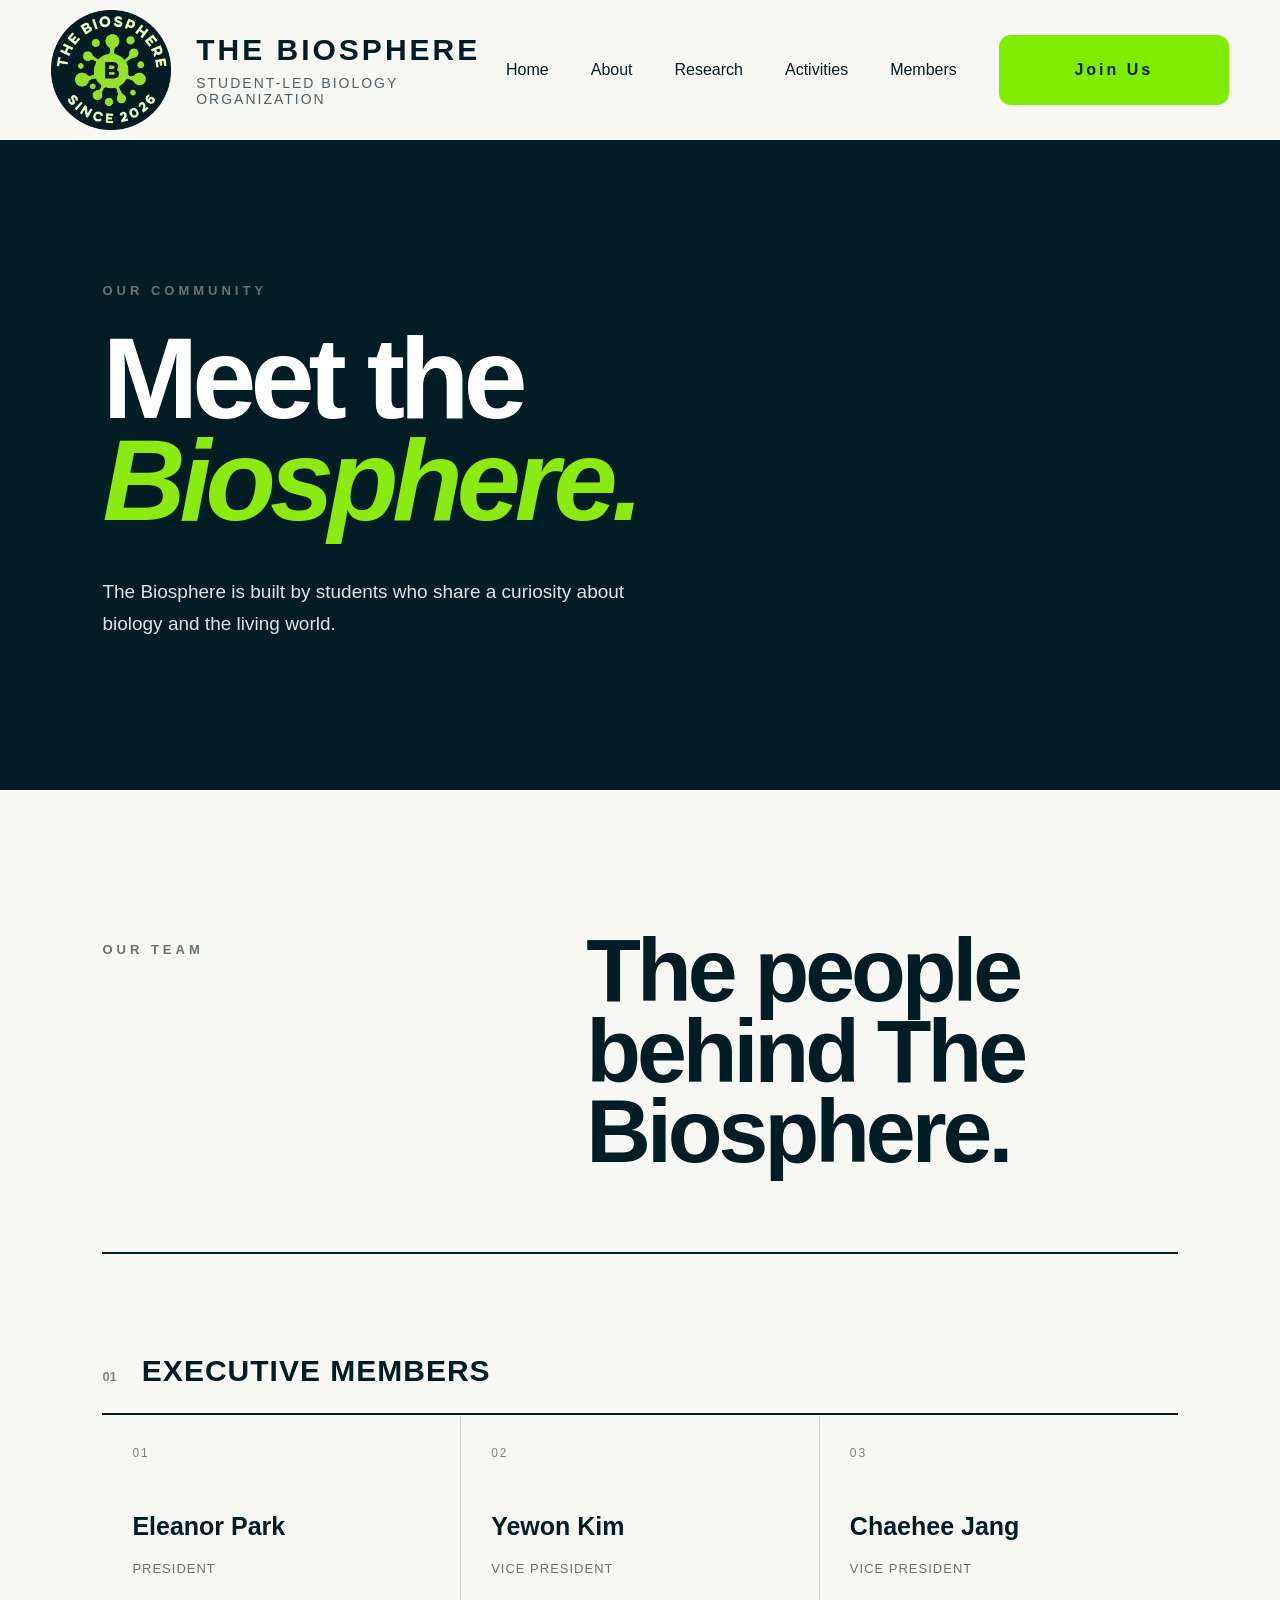
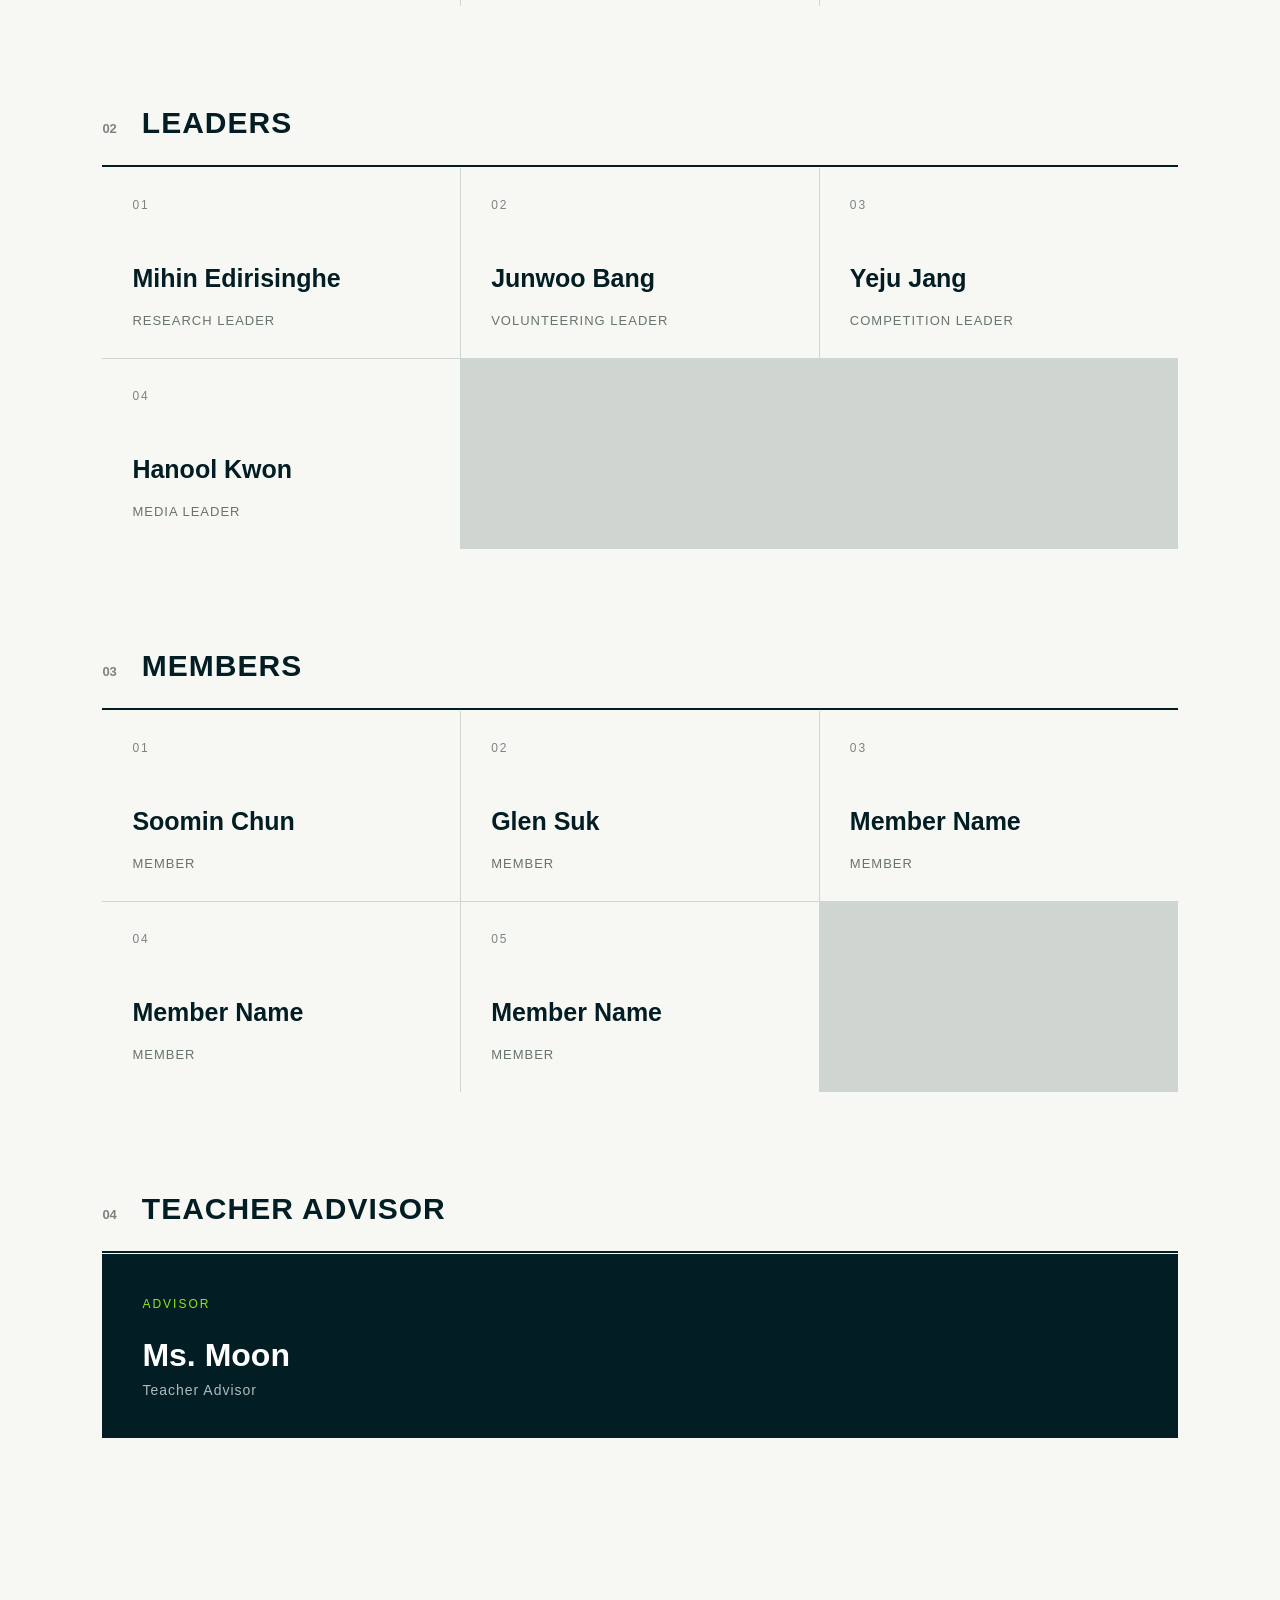
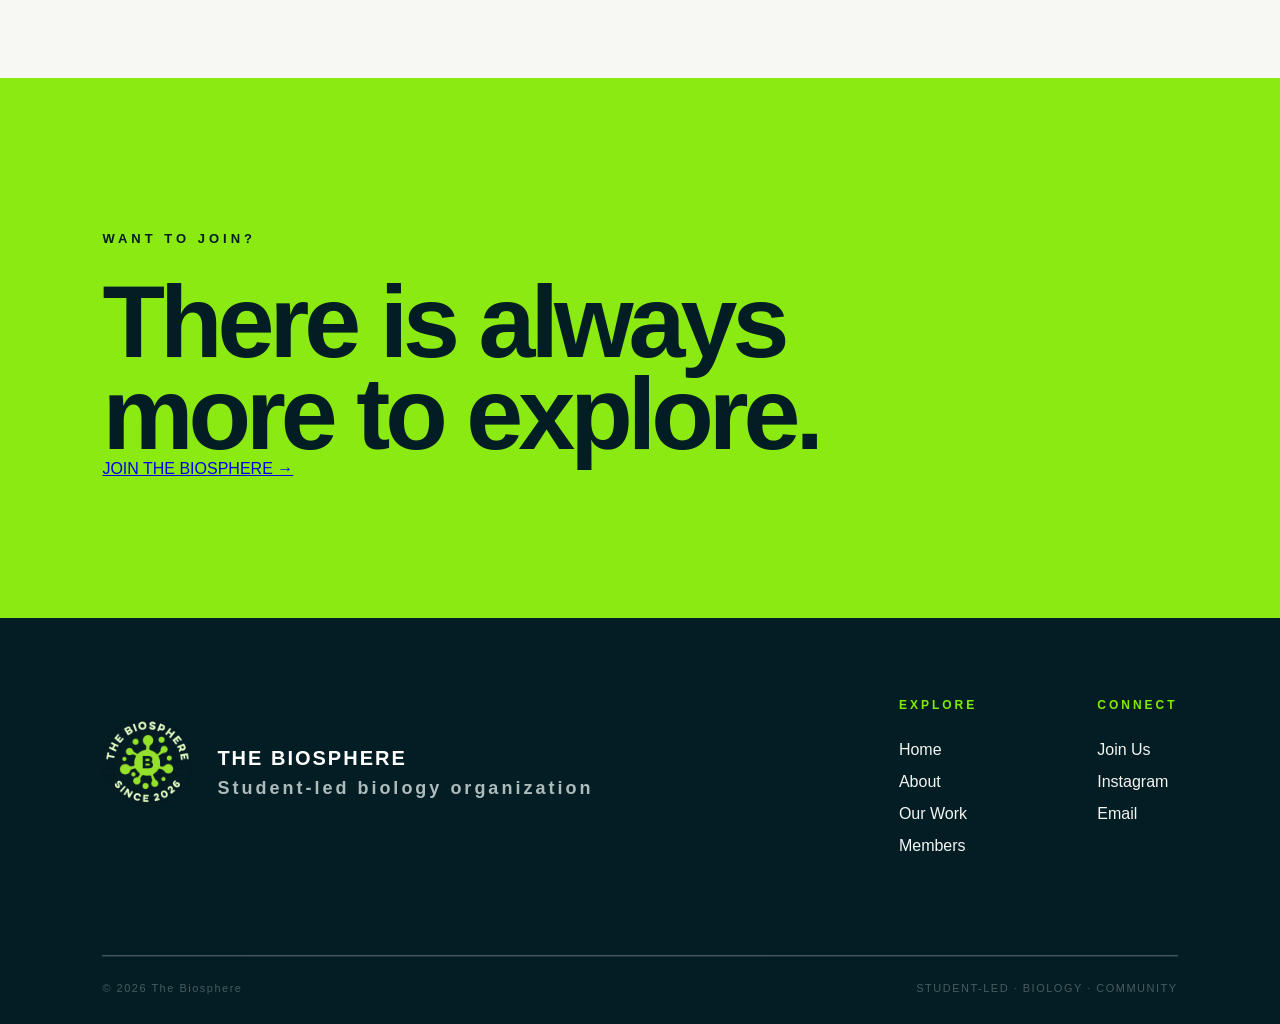
<file: members.html>
<!DOCTYPE html>

<html lang="en">

<head>

    <meta charset="UTF-8">

    <meta name="viewport"
          content="width=device-width, initial-scale=1.0">

    <title>Members | The Biosphere</title>

    <link rel="stylesheet" href="style.css">

</head>


<body>


    <!-- NAVIGATION -->

    <nav>

        <div class="brand">

            <a href="index.html">

                <img
                    src="logo.png"
                    alt="The Biosphere Logo"
                >

            </a>


            <div class="brand-text">

                <div class="brand-name">
                    THE BIOSPHERE
                </div>

                <div class="brand-subtitle">
                    STUDENT-LED BIOLOGY ORGANIZATION
                </div>

            </div>

        </div>


        <div class="menu">

            <a href="index.html">
                Home
            </a>

            <a href="index.html#about">
                About
            </a>

            <a href="index.html#work">
                Research
            </a>

            <a href="index.html#work">
                Activities
            </a>

            <a href="members.html" class="active">
                Members
            </a>

            <a
                href="https://forms.gle/nkwwoBsDGLRZyD4G7"
                class="join-button"
                target="_blank"
            >
                Join Us
            </a>

        </div>

    </nav>



    <!-- MEMBERS HERO -->

    <main>

        <section class="members-hero">

            <div>

                <p class="section-label">
                    OUR COMMUNITY
                </p>

                <h1>
                    Meet the<br>
                    <span>Biosphere.</span>
                </h1>

                <p class="members-intro">
                    The Biosphere is built by students who
                    share a curiosity about biology and
                    the living world.
                </p>

            </div>



        </section>



        <!-- MEMBERS -->

       <!-- MEMBERS -->

<section class="members-section">

    <div class="members-heading">

        <p class="section-label">
            OUR TEAM
        </p>

        <h2>
            The people<br>
            behind The Biosphere.
        </h2>

    </div>


    <!-- EXECUTIVE MEMBERS -->

    <div class="team-category">

        <div class="category-title">
            <span>01</span>
            <h3>Executive Members</h3>
        </div>


        <div class="team-grid">

            <div class="person-card">
                <span class="person-number">01</span>

                <h4>Eleanor Park</h4>

                <p>President</p>
            </div>


            <div class="person-card">
                <span class="person-number">02</span>

                <h4>Yewon Kim</h4>

                <p>Vice President</p>
            </div>

            <div class="person-card">

                <span class="person-number">03</span>

                <h4>Chaehee Jang</h4>

                <p>Vice President</p>

            </div>


        </div>

    </div>


    <!-- LEADERS -->

    <div class="team-category">

        <div class="category-title">
            <span>02</span>
            <h3>Leaders</h3>
        </div>


        <div class="team-grid">

            <div class="person-card">

                <span class="person-number">01</span>

                <h4>Mihin Edirisinghe</h4>

                <p>Research Leader</p>

            </div>

            <div class="person-card">

                <span class="person-number">02</span>

                <h4>Junwoo Bang</h4>

                <p>Volunteering Leader</p>

            </div>

            <div class="person-card">

                <span class="person-number">03</span>

                <h4>Yeju Jang</h4>

                <p>Competition Leader</p>

            </div>

            <div class="person-card">

                <span class="person-number">04</span>

                <h4>Hanool Kwon</h4>

                <p>Media Leader</p>

            </div>

        </div>

    </div>


    <!-- MEMBERS -->

    <div class="team-category">

        <div class="category-title">
            <span>03</span>
            <h3>Members</h3>
        </div>


        <div class="team-grid">

            <div class="person-card">

                <span class="person-number">01</span>

                <h4>Soomin Chun</h4>

                <p>Member</p>

            </div>


            <div class="person-card">

                <span class="person-number">02</span>

                <h4>Glen Suk</h4>

                <p>Member</p>

            </div>


            <div class="person-card">

                <span class="person-number">03</span>

                <h4>Member Name</h4>

                <p>Member</p>

            </div>


            <div class="person-card">

                <span class="person-number">04</span>

                <h4>Member Name</h4>

                <p>Member</p>

            </div>

            <div class="person-card">

                <span class="person-number">05</span>

                <h4>Member Name</h4>

                <p>Member</p>

            </div>

        </div>

    </div>


    <!-- TEACHER ADVISOR -->

    <div class="team-category advisor-category">

        <div class="category-title">

            <span>04</span>

            <h3>Teacher Advisor</h3>

        </div>


        <div class="advisor-card">

            <div>

                <span class="person-number">
                    ADVISOR
                </span>

                <h4>Ms. Moon</h4>

                <p>
                    Teacher Advisor
                </p>

            </div>

        </div>

    </div>

</section>




        <!-- JOIN -->

        <section class="members-join">

            <p class="section-label">
                WANT TO JOIN?
            </p>

            <h2>
                There is always<br>
                more to explore.
            </h2>

            <a
                href="https://forms.gle/wAqvTTh3NrrfzULH8"
                class="join-main-button"
                target="_blank"
            >
                JOIN THE BIOSPHERE →
            </a>

        </section>

    </main>



    <!-- FOOTER -->

    <footer>

        <div class="footer-top">

            <div class="footer-brand">

                <a href="index.html">

                    <img
                        src="logo.png"
                        alt="The Biosphere"
                    >

                </a>

                <div>

                    <h3>
                        THE BIOSPHERE
                    </h3>

                    <p>
                        Student-led biology organization
                    </p>

                </div>

            </div>


            <div class="footer-links">

                <div>

                    <p>EXPLORE</p>

                    <a href="index.html">
                        Home
                    </a>

                    <a href="index.html#about">
                        About
                    </a>

                    <a href="index.html#work">
                        Our Work
                    </a>

                    <a href="members.html">
                        Members
                    </a>

                </div>


                <div>

                    <p>CONNECT</p>

                    <a
                        href="https://forms.gle/Svf7X5wRRuodL8s96"
                        target="_blank"
                        rel="noopener noreferrer"
                    >
                        Join Us
                    </a>


                    <a
                        href="https://www.instagram.com/thebiiosphere/"
                        target="_blank"
                        rel="noopener noreferrer"
                    >
                        Instagram
                    </a>


                    <a href="mailto:thebiosphere.kr@gmail.com">
                        Email
                    </a>

                </div>

            </div>

        </div>


        <div class="footer-bottom">

            <span>
                © 2026 The Biosphere
            </span>

            <span>
                STUDENT-LED · BIOLOGY · COMMUNITY
            </span>

        </div>

    </footer>


</body>

</html>
</file>
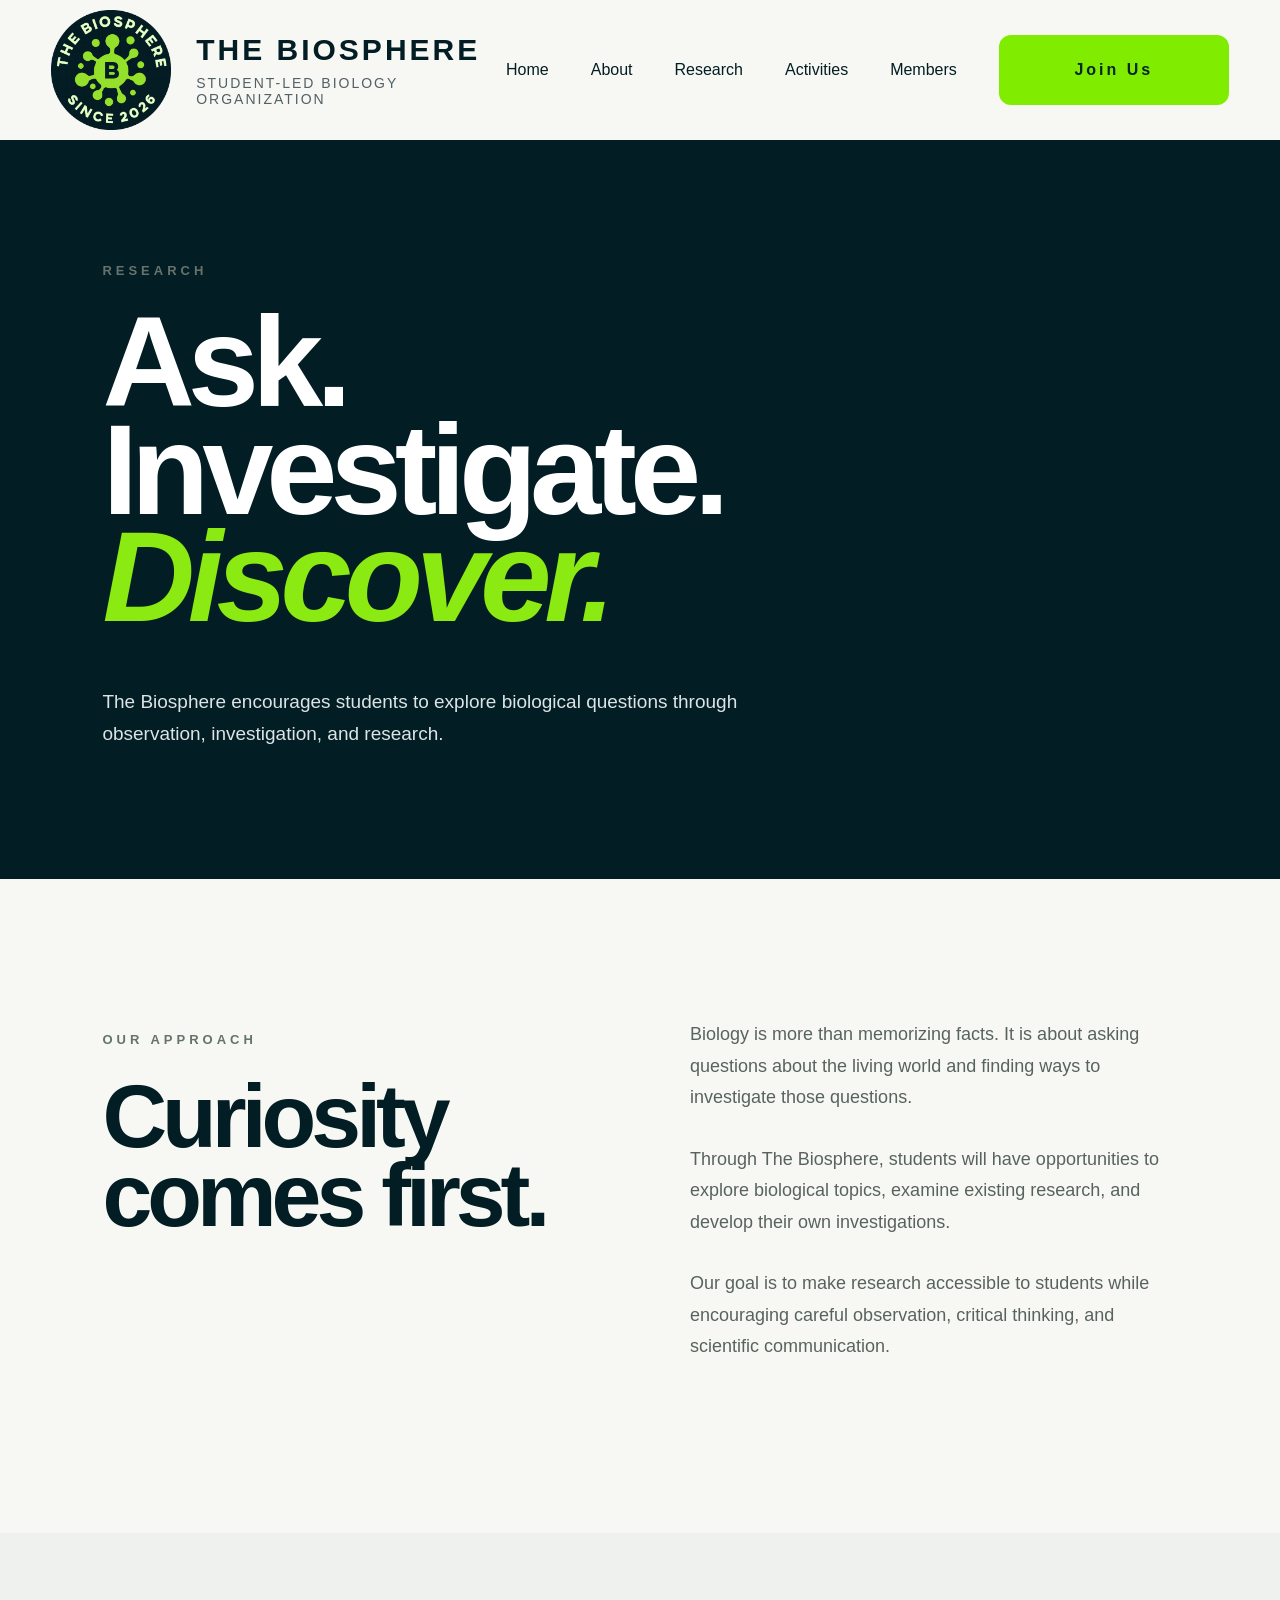
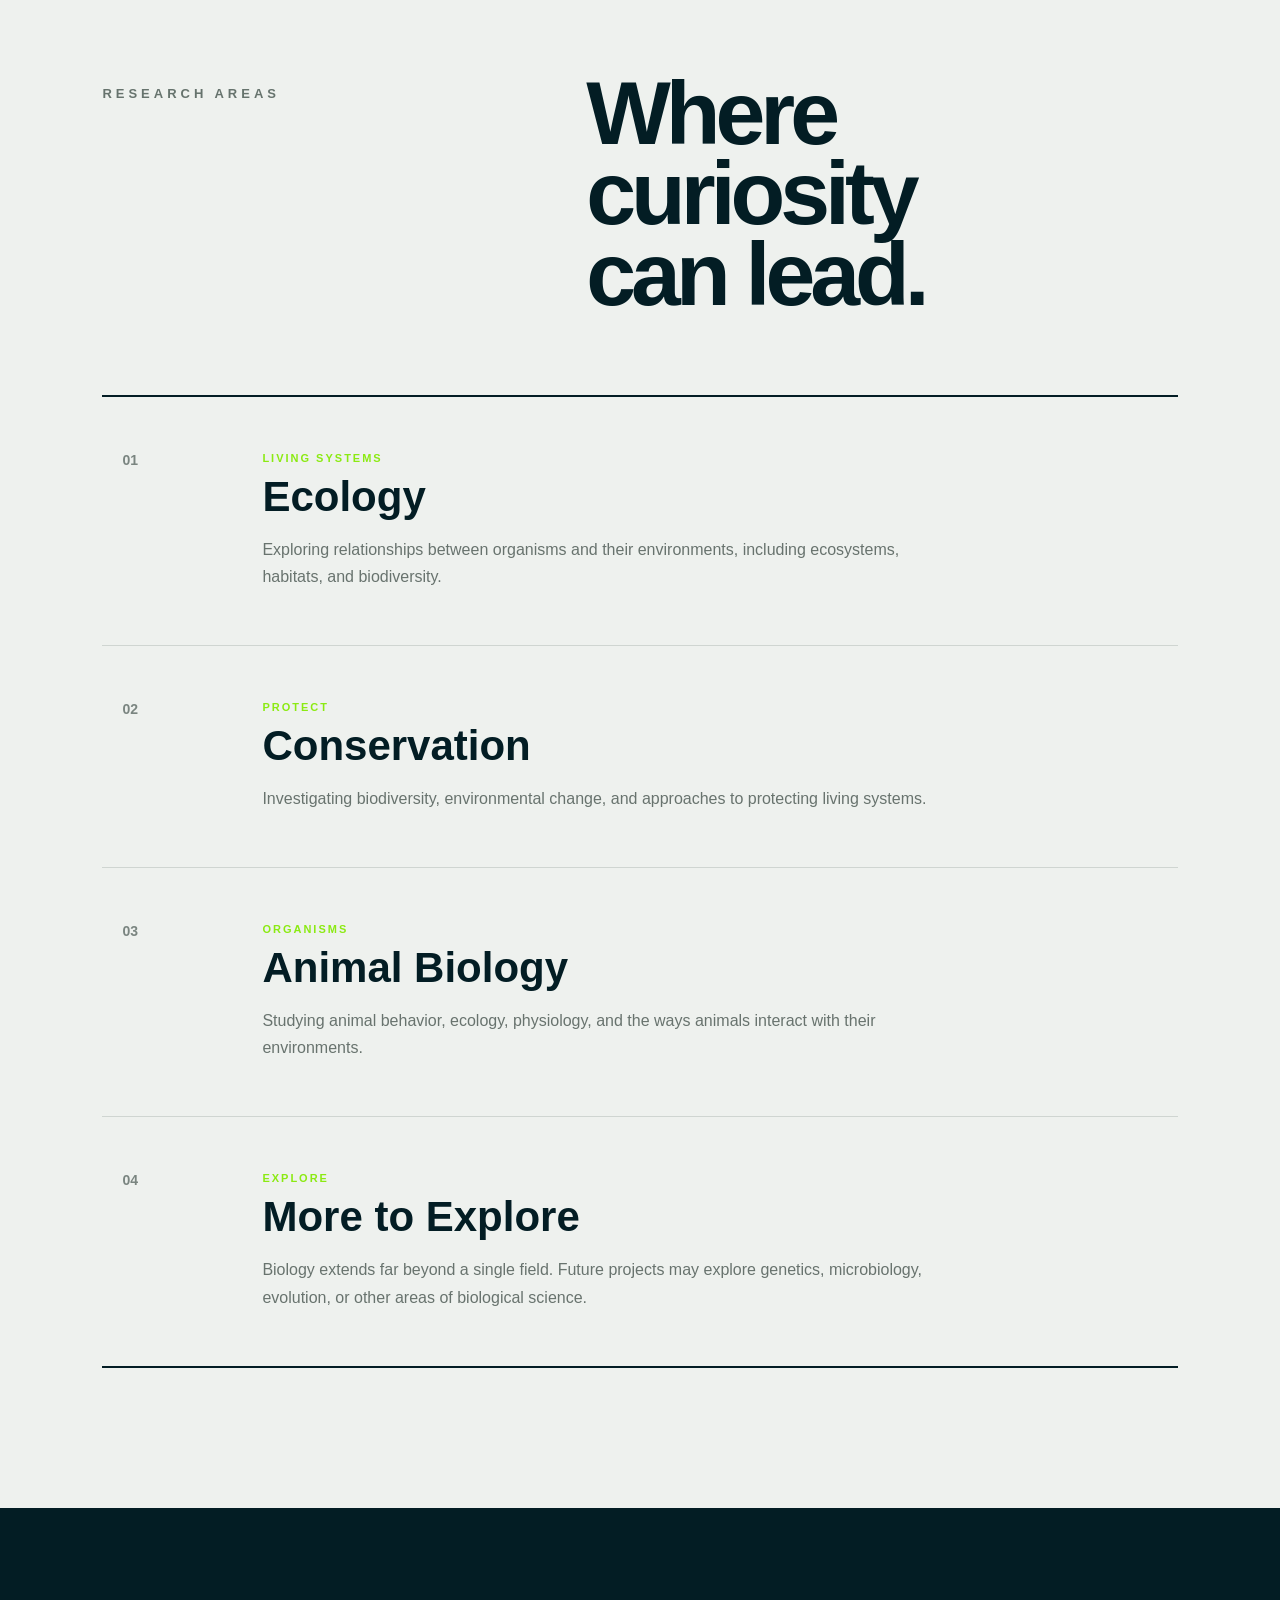
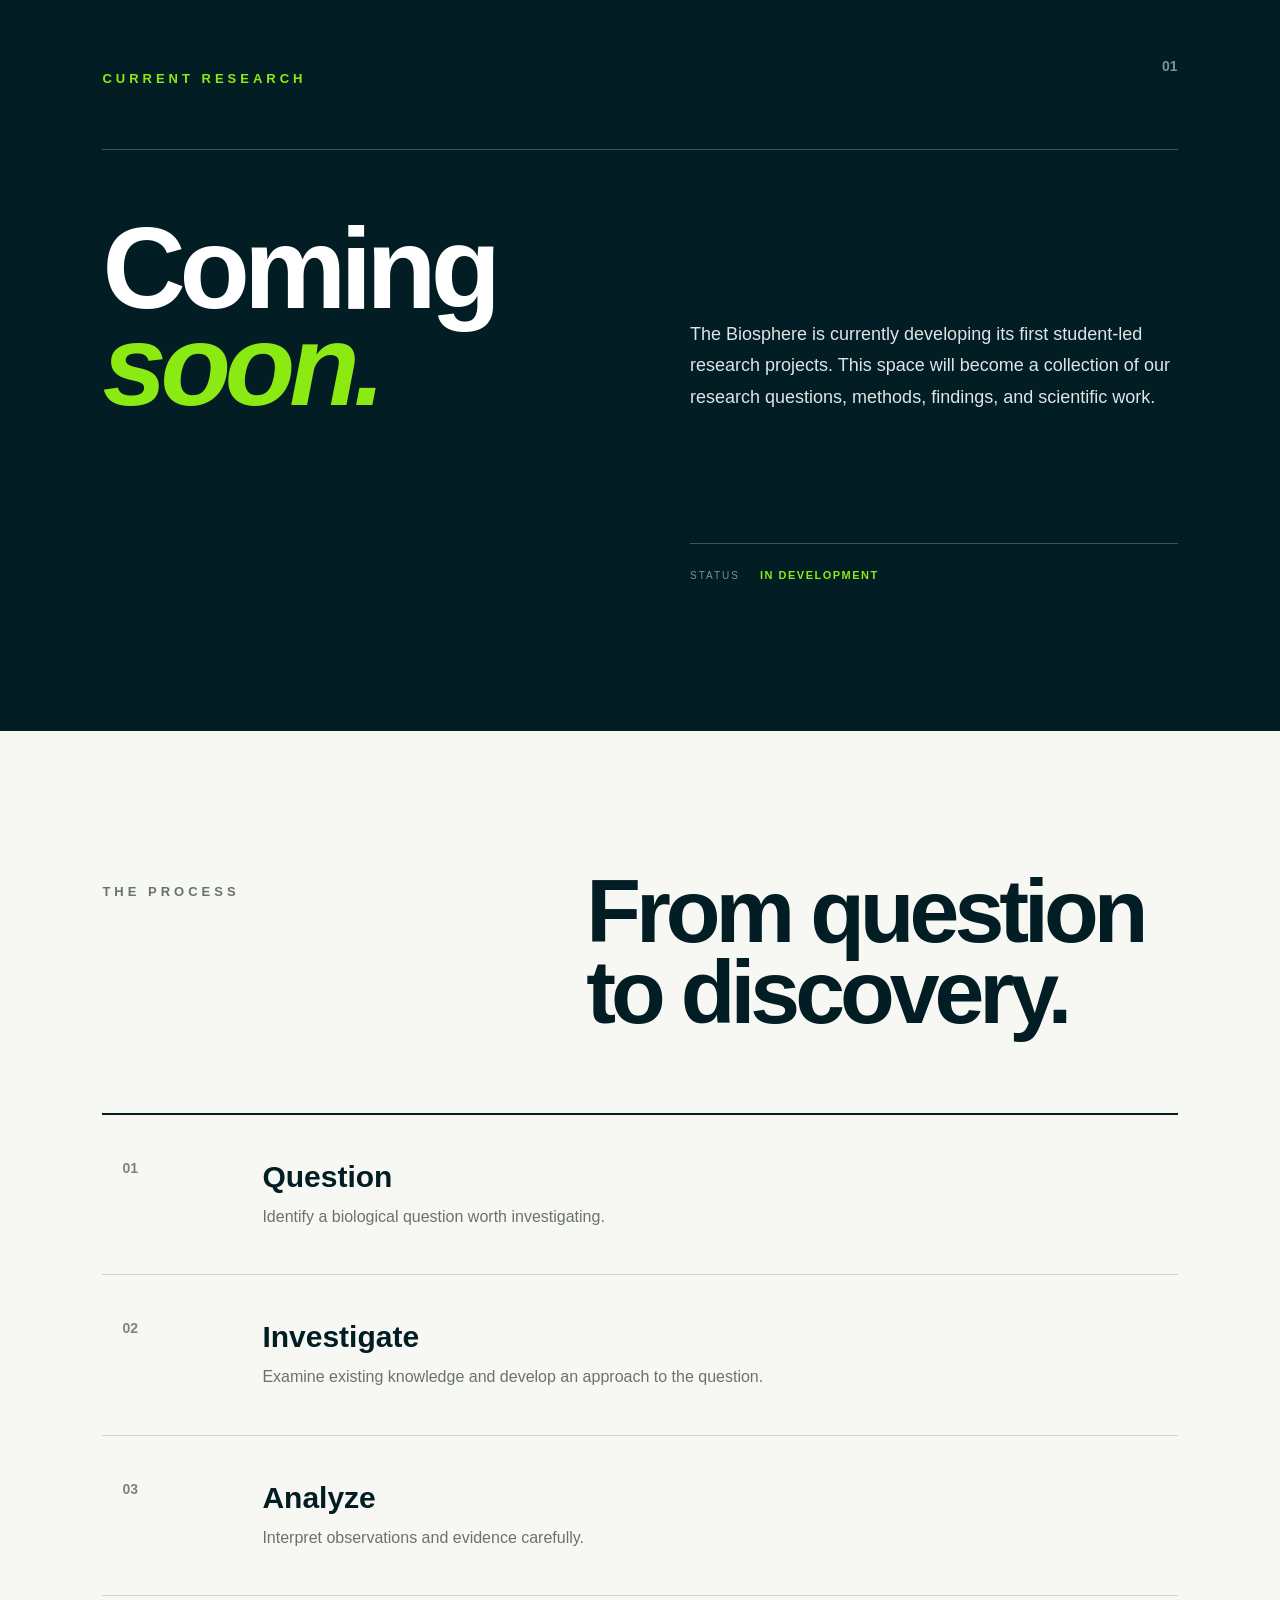
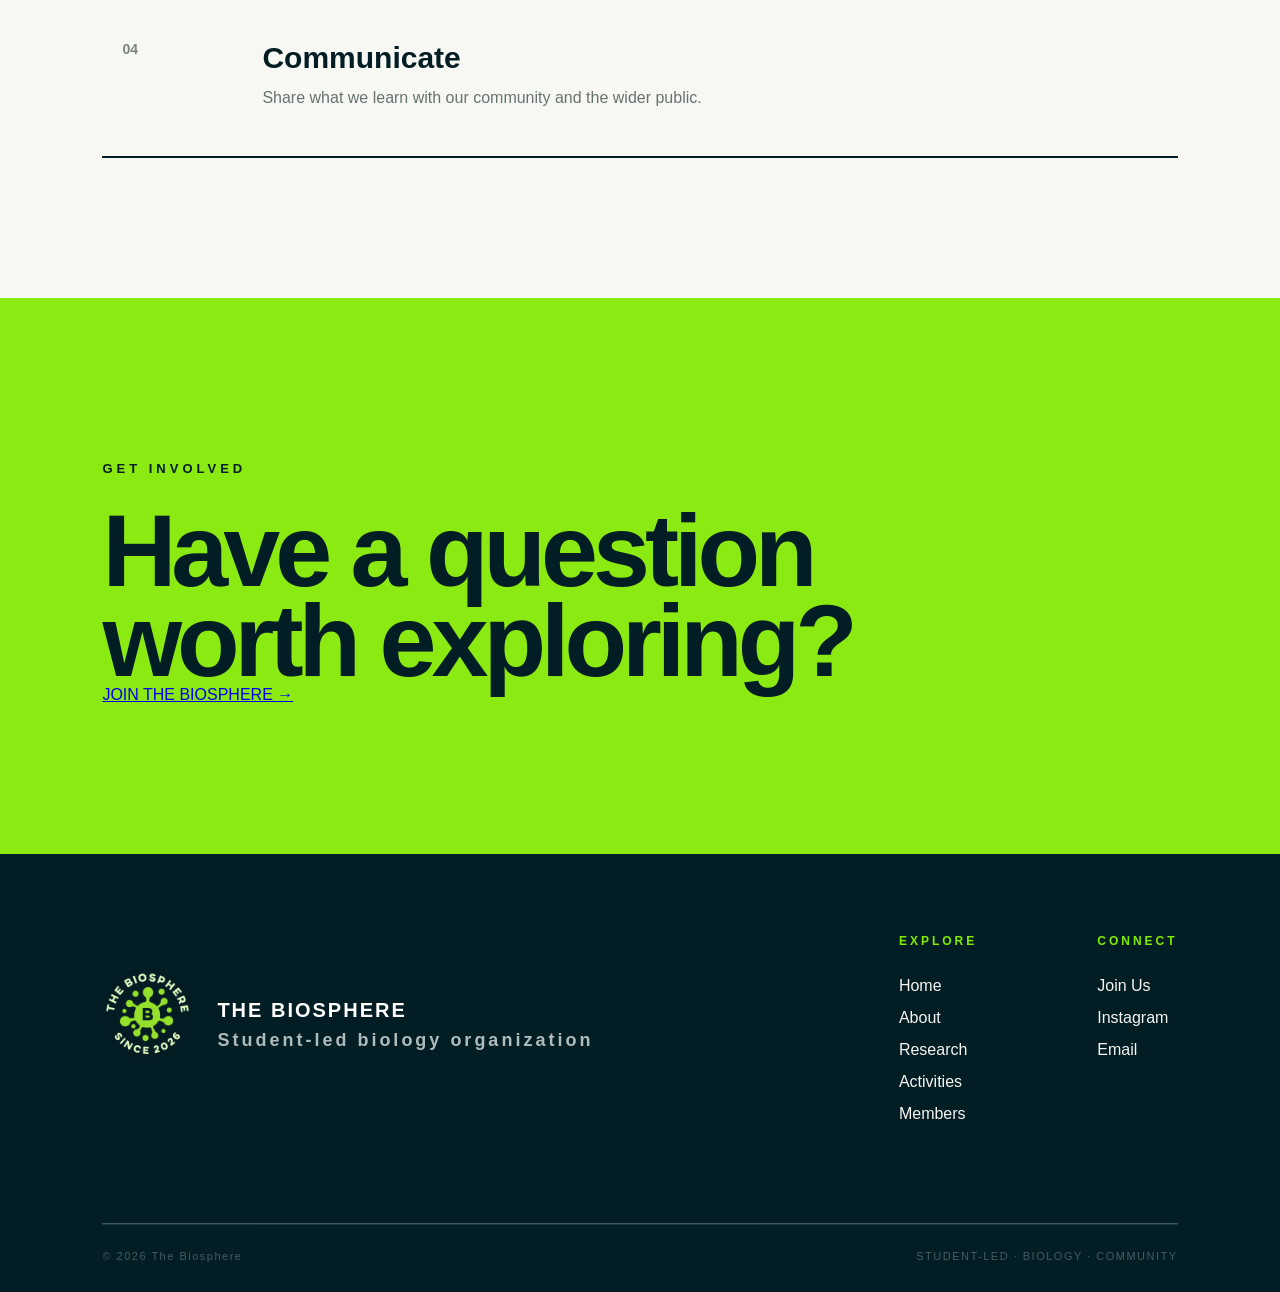
<file: research.html>
<!DOCTYPE html>
<html lang="en">

<head>

    <meta charset="UTF-8">

    <meta
        name="viewport"
        content="width=device-width, initial-scale=1.0"
    >

    <title>Research | The Biosphere</title>

    <link rel="stylesheet" href="style.css">

</head>


<body>


    <!-- =========================
         NAVIGATION
    ========================== -->

    <nav>

        <div class="brand">

            <a href="index.html">

                <img
                    src="logo.png"
                    alt="The Biosphere Logo"
                >

            </a>


            <div class="brand-text">

                <div class="brand-name">
                    THE BIOSPHERE
                </div>

                <div class="brand-subtitle">
                    STUDENT-LED BIOLOGY ORGANIZATION
                </div>

            </div>

        </div>


        <div class="menu">

            <a href="index.html">
                Home
            </a>

            <a href="index.html#about">
                About
            </a>

            <a href="research.html" class="active">
                Research
            </a>

            <a href="activities.html">
                Activities
            </a>

            <a href="members.html">
                Members
            </a>

            <a
                href="https://forms.gle/Svf7X5wRRuodL8s96"
                class="join-button"
                target="_blank"
            >
                Join Us
            </a>

        </div>

    </nav>



    <!-- =========================
         RESEARCH HERO
    ========================== -->

    <main>

        <section class="research-hero">

            <div class="research-hero-content">

                <p class="section-label">
                    RESEARCH
                </p>


                <h1>
                    Ask.<br>
                    Investigate.<br>
                    <span>Discover.</span>
                </h1>


                <p class="research-intro">

                    The Biosphere encourages students to
                    explore biological questions through
                    observation, investigation, and research.

                </p>

            </div>

        </section>



        <!-- =========================
             OUR APPROACH
        ========================== -->

        <section class="research-approach">

            <div class="research-heading">

                <p class="section-label">
                    OUR APPROACH
                </p>


                <h2>
                    Curiosity<br>
                    comes first.
                </h2>

            </div>


            <div class="research-approach-text">

                <p>

                    Biology is more than memorizing facts.
                    It is about asking questions about the
                    living world and finding ways to investigate
                    those questions.

                </p>


                <p>

                    Through The Biosphere, students will have
                    opportunities to explore biological topics,
                    examine existing research, and develop
                    their own investigations.

                </p>


                <p>

                    Our goal is to make research accessible
                    to students while encouraging careful
                    observation, critical thinking, and
                    scientific communication.

                </p>

            </div>

        </section>



        <!-- =========================
             RESEARCH AREAS
        ========================== -->

        <section class="research-areas">

            <div class="research-areas-heading">

                <p class="section-label">
                    RESEARCH AREAS
                </p>


                <h2>
                    Where curiosity<br>
                    can lead.
                </h2>

            </div>


            <div class="research-area-list">


                <!-- ECOLOGY -->

                <article class="research-area-item">

                    <div class="research-area-number">
                        01
                    </div>


                    <div>

                        <p class="research-area-tag">
                            LIVING SYSTEMS
                        </p>


                        <h3>
                            Ecology
                        </h3>


                        <p class="research-area-description">

                            Exploring relationships between
                            organisms and their environments,
                            including ecosystems, habitats,
                            and biodiversity.

                        </p>

                    </div>

                </article>



                <!-- CONSERVATION -->

                <article class="research-area-item">

                    <div class="research-area-number">
                        02
                    </div>


                    <div>

                        <p class="research-area-tag">
                            PROTECT
                        </p>


                        <h3>
                            Conservation
                        </h3>


                        <p class="research-area-description">

                            Investigating biodiversity,
                            environmental change, and
                            approaches to protecting living
                            systems.

                        </p>

                    </div>

                </article>



                <!-- ANIMAL BIOLOGY -->

                <article class="research-area-item">

                    <div class="research-area-number">
                        03
                    </div>


                    <div>

                        <p class="research-area-tag">
                            ORGANISMS
                        </p>


                        <h3>
                            Animal Biology
                        </h3>


                        <p class="research-area-description">

                            Studying animal behavior,
                            ecology, physiology, and the
                            ways animals interact with
                            their environments.

                        </p>

                    </div>

                </article>



                <!-- OTHER BIOLOGY -->

                <article class="research-area-item">

                    <div class="research-area-number">
                        04
                    </div>


                    <div>

                        <p class="research-area-tag">
                            EXPLORE
                        </p>


                        <h3>
                            More to Explore
                        </h3>


                        <p class="research-area-description">

                            Biology extends far beyond a
                            single field. Future projects may
                            explore genetics, microbiology,
                            evolution, or other areas of
                            biological science.

                        </p>

                    </div>

                </article>


            </div>

        </section>



        <!-- =========================
             CURRENT RESEARCH
        ========================== -->

        <section class="current-research">

            <div class="current-research-header">

                <p class="section-label">
                    CURRENT RESEARCH
                </p>


                <div class="coming-soon-number">
                    01
                </div>

            </div>


            <div class="current-research-content">

                <h2>
                    Coming<br>
                    <span>soon.</span>
                </h2>


                <p>

                    The Biosphere is currently developing
                    its first student-led research projects.

                    This space will become a collection of
                    our research questions, methods,
                    findings, and scientific work.

                </p>


                <div class="research-status">

                    <span>
                        STATUS
                    </span>

                    <strong>
                        IN DEVELOPMENT
                    </strong>

                </div>

            </div>

        </section>



        <!-- =========================
             RESEARCH PROCESS
        ========================== -->

        <section class="research-process">

            <div class="research-process-heading">

                <p class="section-label">
                    THE PROCESS
                </p>


                <h2>
                    From question<br>
                    to discovery.
                </h2>

            </div>


            <div class="process-list">


                <div class="process-item">

                    <span>
                        01
                    </span>

                    <div>

                        <h3>
                            Question
                        </h3>

                        <p>
                            Identify a biological question
                            worth investigating.
                        </p>

                    </div>

                </div>



                <div class="process-item">

                    <span>
                        02
                    </span>

                    <div>

                        <h3>
                            Investigate
                        </h3>

                        <p>
                            Examine existing knowledge and
                            develop an approach to the question.
                        </p>

                    </div>

                </div>



                <div class="process-item">

                    <span>
                        03
                    </span>

                    <div>

                        <h3>
                            Analyze
                        </h3>

                        <p>
                            Interpret observations and
                            evidence carefully.
                        </p>

                    </div>

                </div>



                <div class="process-item">

                    <span>
                        04
                    </span>

                    <div>

                        <h3>
                            Communicate
                        </h3>

                        <p>
                            Share what we learn with our
                            community and the wider public.
                        </p>

                    </div>

                </div>


            </div>

        </section>



        <!-- =========================
             JOIN
        ========================== -->

        <section class="research-join">

            <p class="section-label">
                GET INVOLVED
            </p>


            <h2>
                Have a question<br>
                worth exploring?
            </h2>


            <a
                href="https://forms.gle/Svf7X5wRRuodL8s96"
                class="join-main-button"
                target="_blank"
            >
                JOIN THE BIOSPHERE →
            </a>

        </section>

    </main>



    <!-- =========================
         FOOTER
    ========================== -->

    <footer>

        <div class="footer-top">


            <div class="footer-brand">

                <a href="index.html">

                    <img
                        src="logo.png"
                        alt="The Biosphere"
                    >

                </a>


                <div>

                    <h3>
                        THE BIOSPHERE
                    </h3>

                    <p>
                        Student-led biology organization
                    </p>

                </div>

            </div>



            <div class="footer-links">


                <div>

                    <p>
                        EXPLORE
                    </p>


                    <a href="index.html">
                        Home
                    </a>


                    <a href="index.html#about">
                        About
                    </a>


                    <a href="research.html">
                        Research
                    </a>


                    <a href="activities.html">
                        Activities
                    </a>


                    <a href="members.html">
                        Members
                    </a>

                </div>



                <div>

                    <p>
                        CONNECT
                    </p>


                    <a
                        href="https://forms.gle/Svf7X5wRRuodL8s96"
                        target="_blank"
                        rel="noopener noreferrer"
                    >
                        Join Us
                    </a>


                    <a
                        href="https://www.instagram.com/thebiiosphere/"
                        target="_blank"
                        rel="noopener noreferrer"
                    >
                        Instagram
                    </a>


                    <a href="mailto:thebiosphere.kr@gmail.com">
                        Email
                    </a>

                </div>


            </div>

        </div>



        <div class="footer-bottom">

            <span>
                © 2026 The Biosphere
            </span>


            <span>
                STUDENT-LED · BIOLOGY · COMMUNITY
            </span>

        </div>

    </footer>


</body>

</html>
</file>
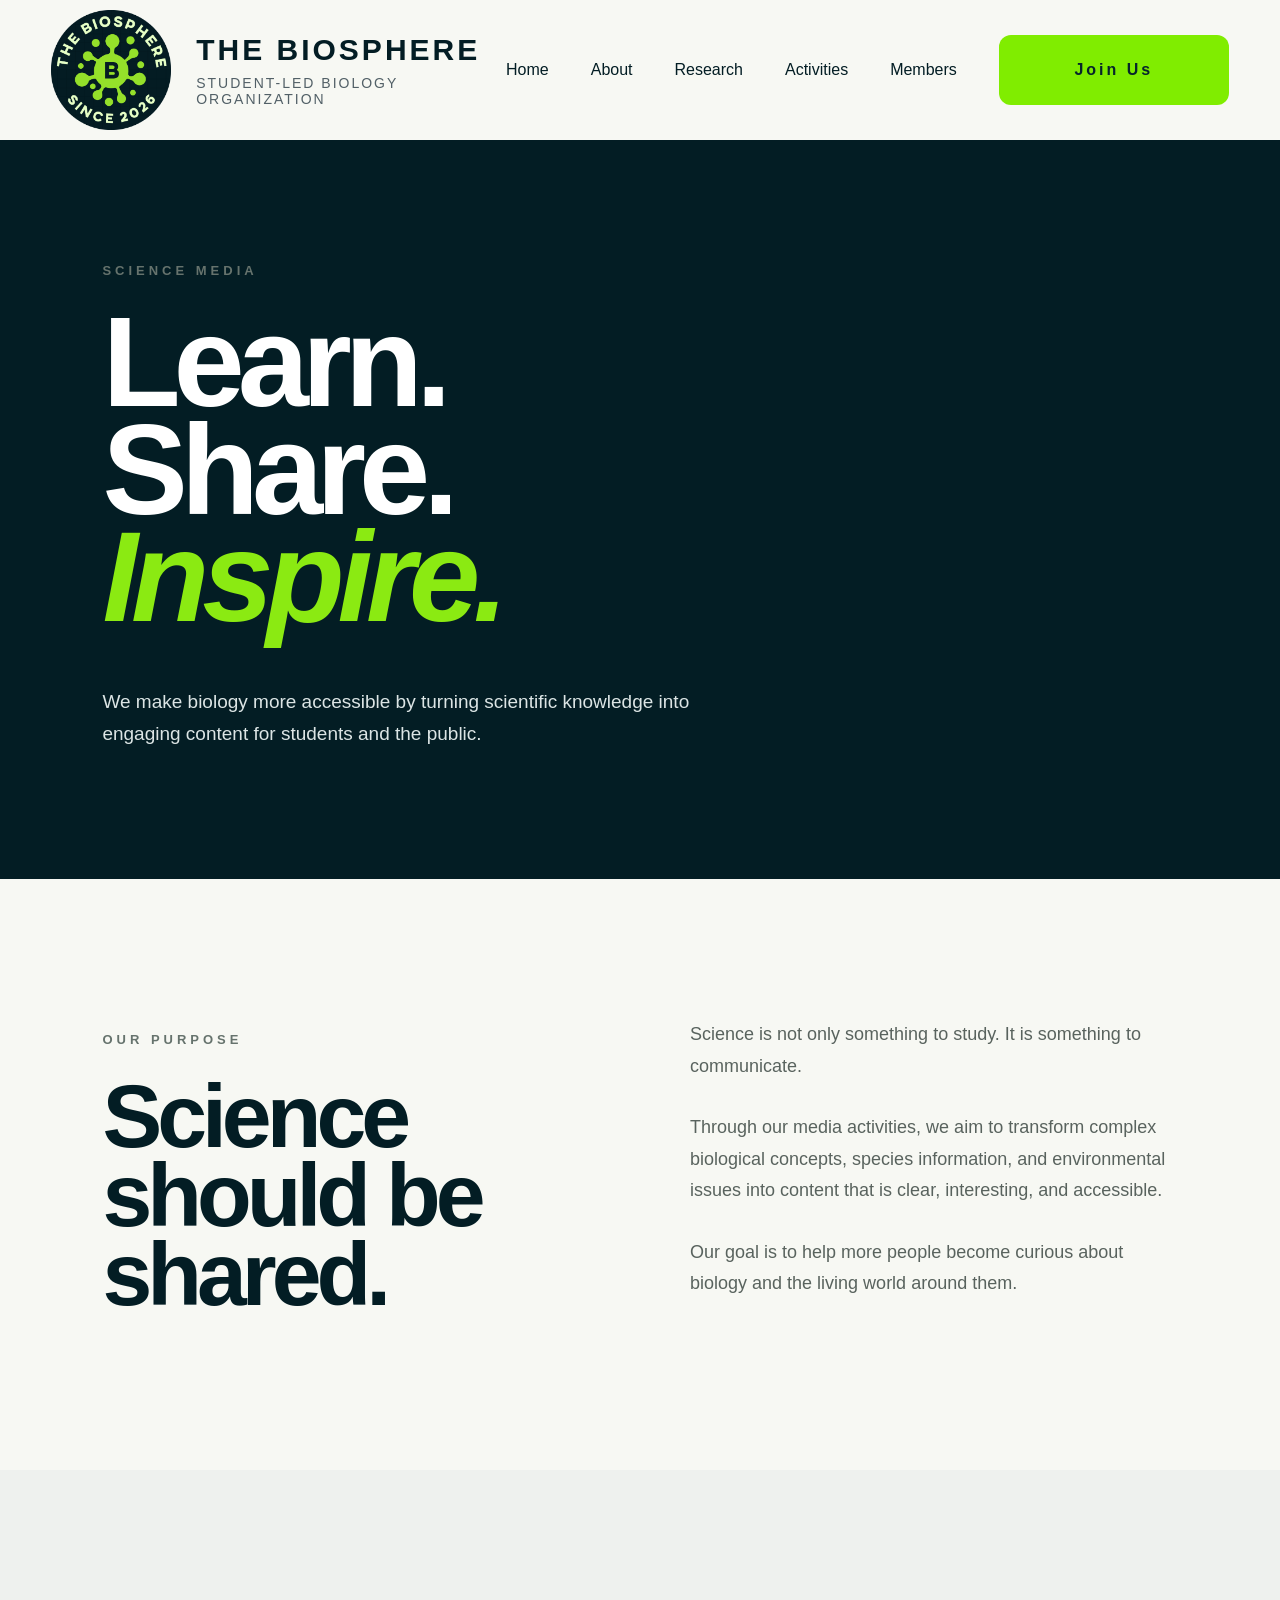
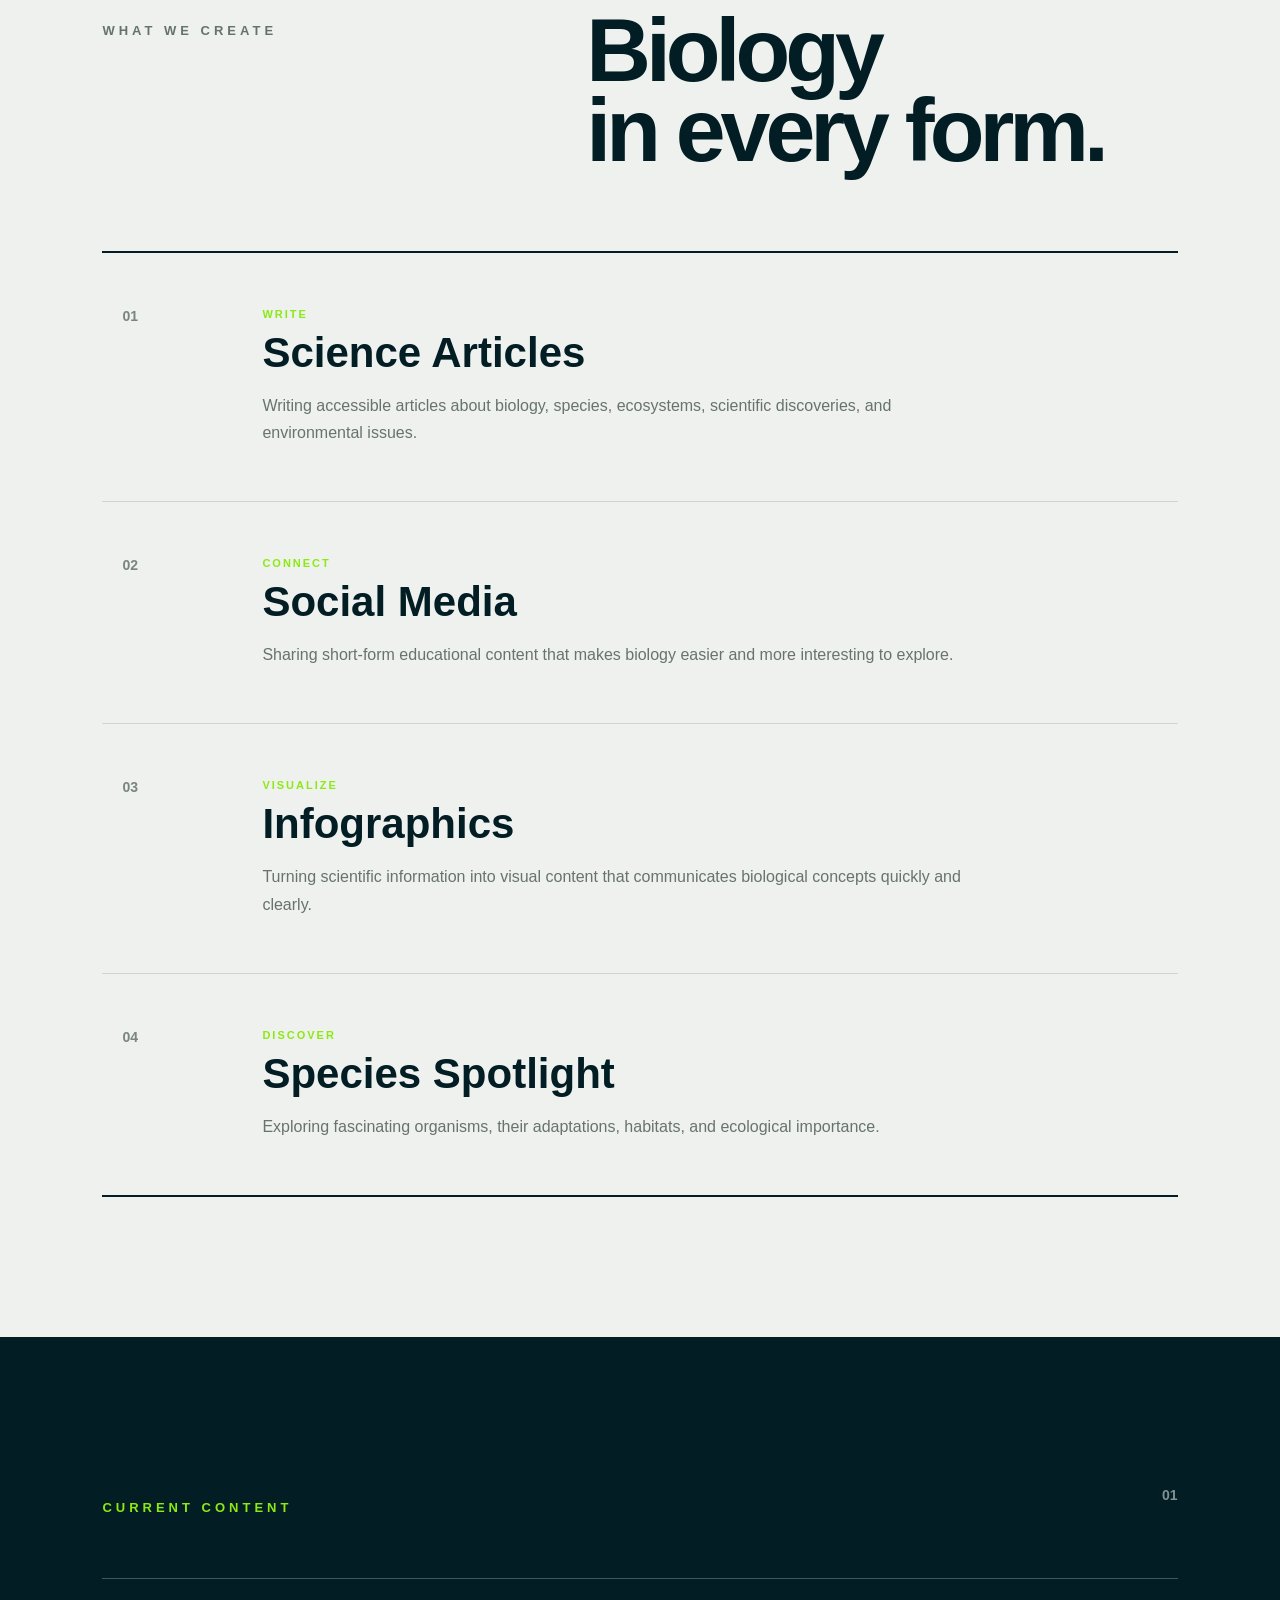
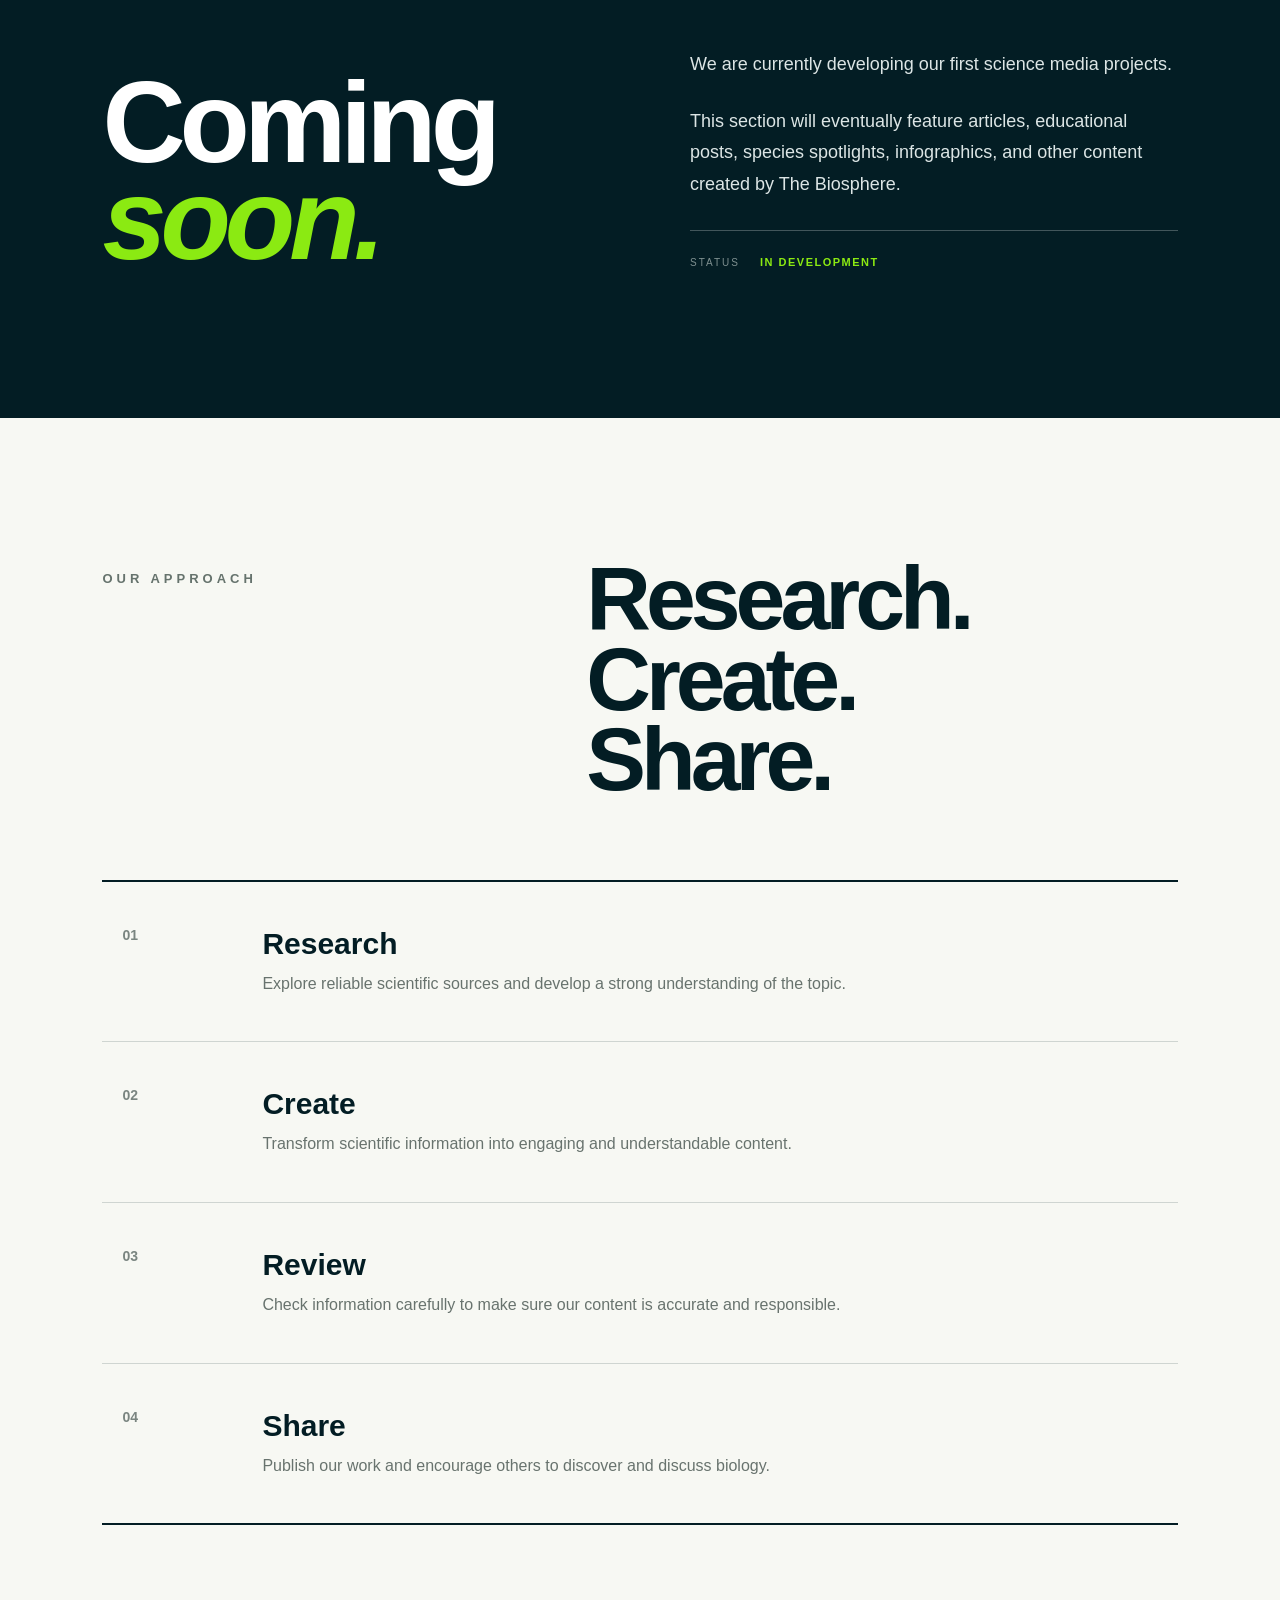
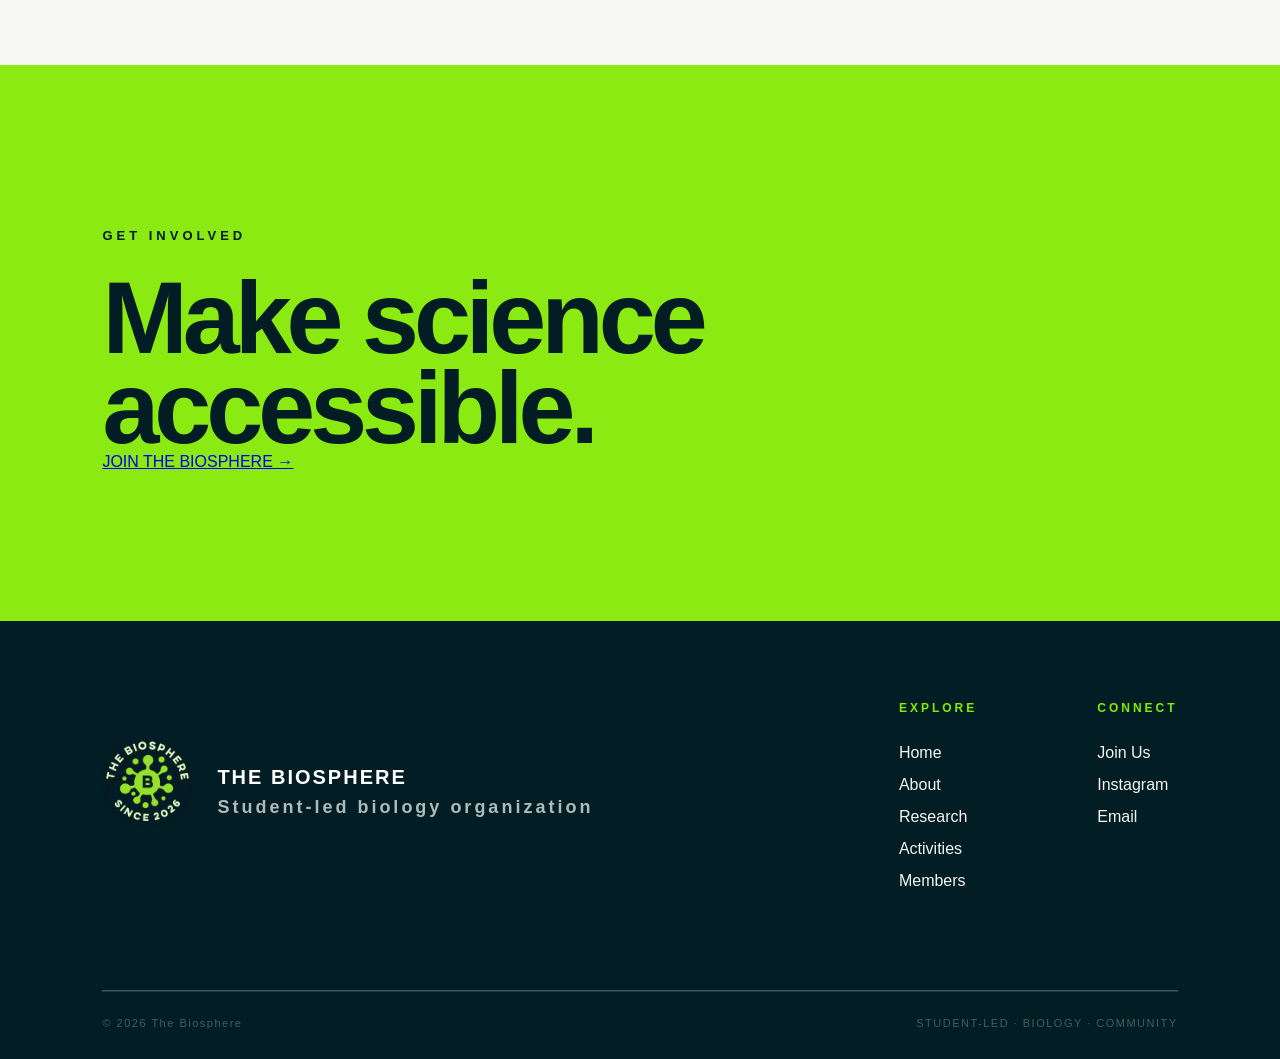
<file: science-media.html>
<!DOCTYPE html>
<html lang="en">

<head>

    <meta charset="UTF-8">

    <meta
        name="viewport"
        content="width=device-width, initial-scale=1.0"
    >

    <title>Science Media | The Biosphere</title>

    <link rel="stylesheet" href="style.css">

</head>


<body>


    <!-- =========================
         NAVIGATION
    ========================== -->

    <nav>

        <div class="brand">

            <a href="index.html">

                <img
                    src="logo.png"
                    alt="The Biosphere Logo"
                >

            </a>


            <div class="brand-text">

                <div class="brand-name">
                    THE BIOSPHERE
                </div>

                <div class="brand-subtitle">
                    STUDENT-LED BIOLOGY ORGANIZATION
                </div>

            </div>

        </div>


        <div class="menu">

            <a href="index.html">
                Home
            </a>

            <a href="index.html#about">
                About
            </a>

            <a href="research.html">
                Research
            </a>

            <a href="activities.html">
                Activities
            </a>

            <a href="members.html">
                Members
            </a>

            <a
                href="https://forms.gle/rrBhUF79TddxqqfZ8"
                class="join-button"
                target="_blank"
            >
                Join Us
            </a>

        </div>

    </nav>



    <!-- =========================
         HERO
    ========================== -->

    <main>

        <section class="media-hero">

            <div class="media-hero-content">

                <p class="section-label">
                    SCIENCE MEDIA
                </p>


                <h1>
                    Learn.<br>
                    Share.<br>
                    <span>Inspire.</span>
                </h1>


                <p class="media-intro">

                    We make biology more accessible by
                    turning scientific knowledge into engaging
                    content for students and the public.

                </p>

            </div>

        </section>



        <!-- =========================
             OUR PURPOSE
        ========================== -->

        <section class="media-purpose">

            <div class="media-purpose-heading">

                <p class="section-label">
                    OUR PURPOSE
                </p>


                <h2>
                    Science<br>
                    should be<br>
                    shared.
                </h2>

            </div>


            <div class="media-purpose-text">

                <p>

                    Science is not only something to study.
                    It is something to communicate.

                </p>


                <p>

                    Through our media activities, we aim to
                    transform complex biological concepts,
                    species information, and environmental
                    issues into content that is clear,
                    interesting, and accessible.

                </p>


                <p>

                    Our goal is to help more people become
                    curious about biology and the living world
                    around them.

                </p>

            </div>

        </section>



        <!-- =========================
             CONTENT AREAS
        ========================== -->

        <section class="media-areas">

            <div class="media-areas-heading">

                <p class="section-label">
                    WHAT WE CREATE
                </p>


                <h2>
                    Biology<br>
                    in every form.
                </h2>

            </div>


            <div class="media-area-list">


                <!-- ARTICLES -->

                <article class="media-area-item">

                    <div class="media-area-number">
                        01
                    </div>


                    <div>

                        <p class="media-area-tag">
                            WRITE
                        </p>


                        <h3>
                            Science Articles
                        </h3>


                        <p class="media-area-description">

                            Writing accessible articles about
                            biology, species, ecosystems,
                            scientific discoveries, and
                            environmental issues.

                        </p>

                    </div>

                </article>



                <!-- SOCIAL MEDIA -->

                <article class="media-area-item">

                    <div class="media-area-number">
                        02
                    </div>


                    <div>

                        <p class="media-area-tag">
                            CONNECT
                        </p>


                        <h3>
                            Social Media
                        </h3>


                        <p class="media-area-description">

                            Sharing short-form educational
                            content that makes biology easier
                            and more interesting to explore.

                        </p>

                    </div>

                </article>



                <!-- INFOGRAPHICS -->

                <article class="media-area-item">

                    <div class="media-area-number">
                        03
                    </div>


                    <div>

                        <p class="media-area-tag">
                            VISUALIZE
                        </p>


                        <h3>
                            Infographics
                        </h3>


                        <p class="media-area-description">

                            Turning scientific information into
                            visual content that communicates
                            biological concepts quickly and
                            clearly.

                        </p>

                    </div>

                </article>



                <!-- SPECIES -->

                <article class="media-area-item">

                    <div class="media-area-number">
                        04
                    </div>


                    <div>

                        <p class="media-area-tag">
                            DISCOVER
                        </p>


                        <h3>
                            Species Spotlight
                        </h3>


                        <p class="media-area-description">

                            Exploring fascinating organisms,
                            their adaptations, habitats, and
                            ecological importance.

                        </p>

                    </div>

                </article>


            </div>

        </section>



        <!-- =========================
             CURRENT CONTENT
        ========================== -->

        <section class="media-current">

            <div class="media-current-header">

                <p class="section-label">
                    CURRENT CONTENT
                </p>


                <div class="media-coming-number">
                    01
                </div>

            </div>


            <div class="media-current-content">

                <h2>
                    Coming<br>
                    <span>soon.</span>
                </h2>


                <div>

                    <p>

                        We are currently developing our first
                        science media projects.

                    </p>


                    <p>

                        This section will eventually feature
                        articles, educational posts, species
                        spotlights, infographics, and other
                        content created by The Biosphere.

                    </p>


                    <div class="media-status">

                        <span>
                            STATUS
                        </span>

                        <strong>
                            IN DEVELOPMENT
                        </strong>

                    </div>

                </div>

            </div>

        </section>



        <!-- =========================
             OUR APPROACH
        ========================== -->

        <section class="media-process">

            <div class="media-process-heading">

                <p class="section-label">
                    OUR APPROACH
                </p>


                <h2>
                    Research.<br>
                    Create.<br>
                    Share.
                </h2>

            </div>


            <div class="media-process-list">


                <div class="media-process-item">

                    <span>
                        01
                    </span>


                    <div>

                        <h3>
                            Research
                        </h3>

                        <p>

                            Explore reliable scientific sources
                            and develop a strong understanding
                            of the topic.

                        </p>

                    </div>

                </div>



                <div class="media-process-item">

                    <span>
                        02
                    </span>


                    <div>

                        <h3>
                            Create
                        </h3>

                        <p>

                            Transform scientific information
                            into engaging and understandable
                            content.

                        </p>

                    </div>

                </div>



                <div class="media-process-item">

                    <span>
                        03
                    </span>


                    <div>

                        <h3>
                            Review
                        </h3>

                        <p>

                            Check information carefully to
                            make sure our content is accurate
                            and responsible.

                        </p>

                    </div>

                </div>



                <div class="media-process-item">

                    <span>
                        04
                    </span>


                    <div>

                        <h3>
                            Share
                        </h3>

                        <p>

                            Publish our work and encourage
                            others to discover and discuss
                            biology.

                        </p>

                    </div>

                </div>


            </div>

        </section>



        <!-- =========================
             JOIN
        ========================== -->

        <section class="media-join">

            <p class="section-label">
                GET INVOLVED
            </p>


            <h2>
                Make science<br>
                accessible.
            </h2>


            <a
                href="https://forms.gle/rrBhUF79TddxqqfZ8"
                class="join-main-button"
                target="_blank"
            >
                JOIN THE BIOSPHERE →
            </a>

        </section>

    </main>



    <!-- =========================
         FOOTER
    ========================== -->

    <footer>

        <div class="footer-top">


            <div class="footer-brand">

                <a href="index.html">

                    <img
                        src="logo.png"
                        alt="The Biosphere"
                    >

                </a>


                <div>

                    <h3>
                        THE BIOSPHERE
                    </h3>

                    <p>
                        Student-led biology organization
                    </p>

                </div>

            </div>



            <div class="footer-links">


                <div>

                    <p>
                        EXPLORE
                    </p>


                    <a href="index.html">
                        Home
                    </a>


                    <a href="index.html#about">
                        About
                    </a>


                    <a href="research.html">
                        Research
                    </a>


                    <a href="activities.html">
                        Activities
                    </a>


                    <a href="members.html">
                        Members
                    </a>

                </div>



                <div>

                    <p>
                        CONNECT
                    </p>


                    <a
                        href="https://forms.gle/rrBhUF79TddxqqfZ8"
                        target="_blank"
                        rel="noopener noreferrer"
                    >
                        Join Us
                    </a>


                    <a
                        href="https://www.instagram.com/thebiiosphere/"
                        target="_blank"
                        rel="noopener noreferrer"
                    >
                        Instagram
                    </a>


                    <a href="mailto:thebiosphere.kr@gmail.com">
                        Email
                    </a>

                </div>


            </div>

        </div>



        <div class="footer-bottom">

            <span>
                © 2026 The Biosphere
            </span>


            <span>
                STUDENT-LED · BIOLOGY · COMMUNITY
            </span>

        </div>

    </footer>


</body>

</html>
</file>
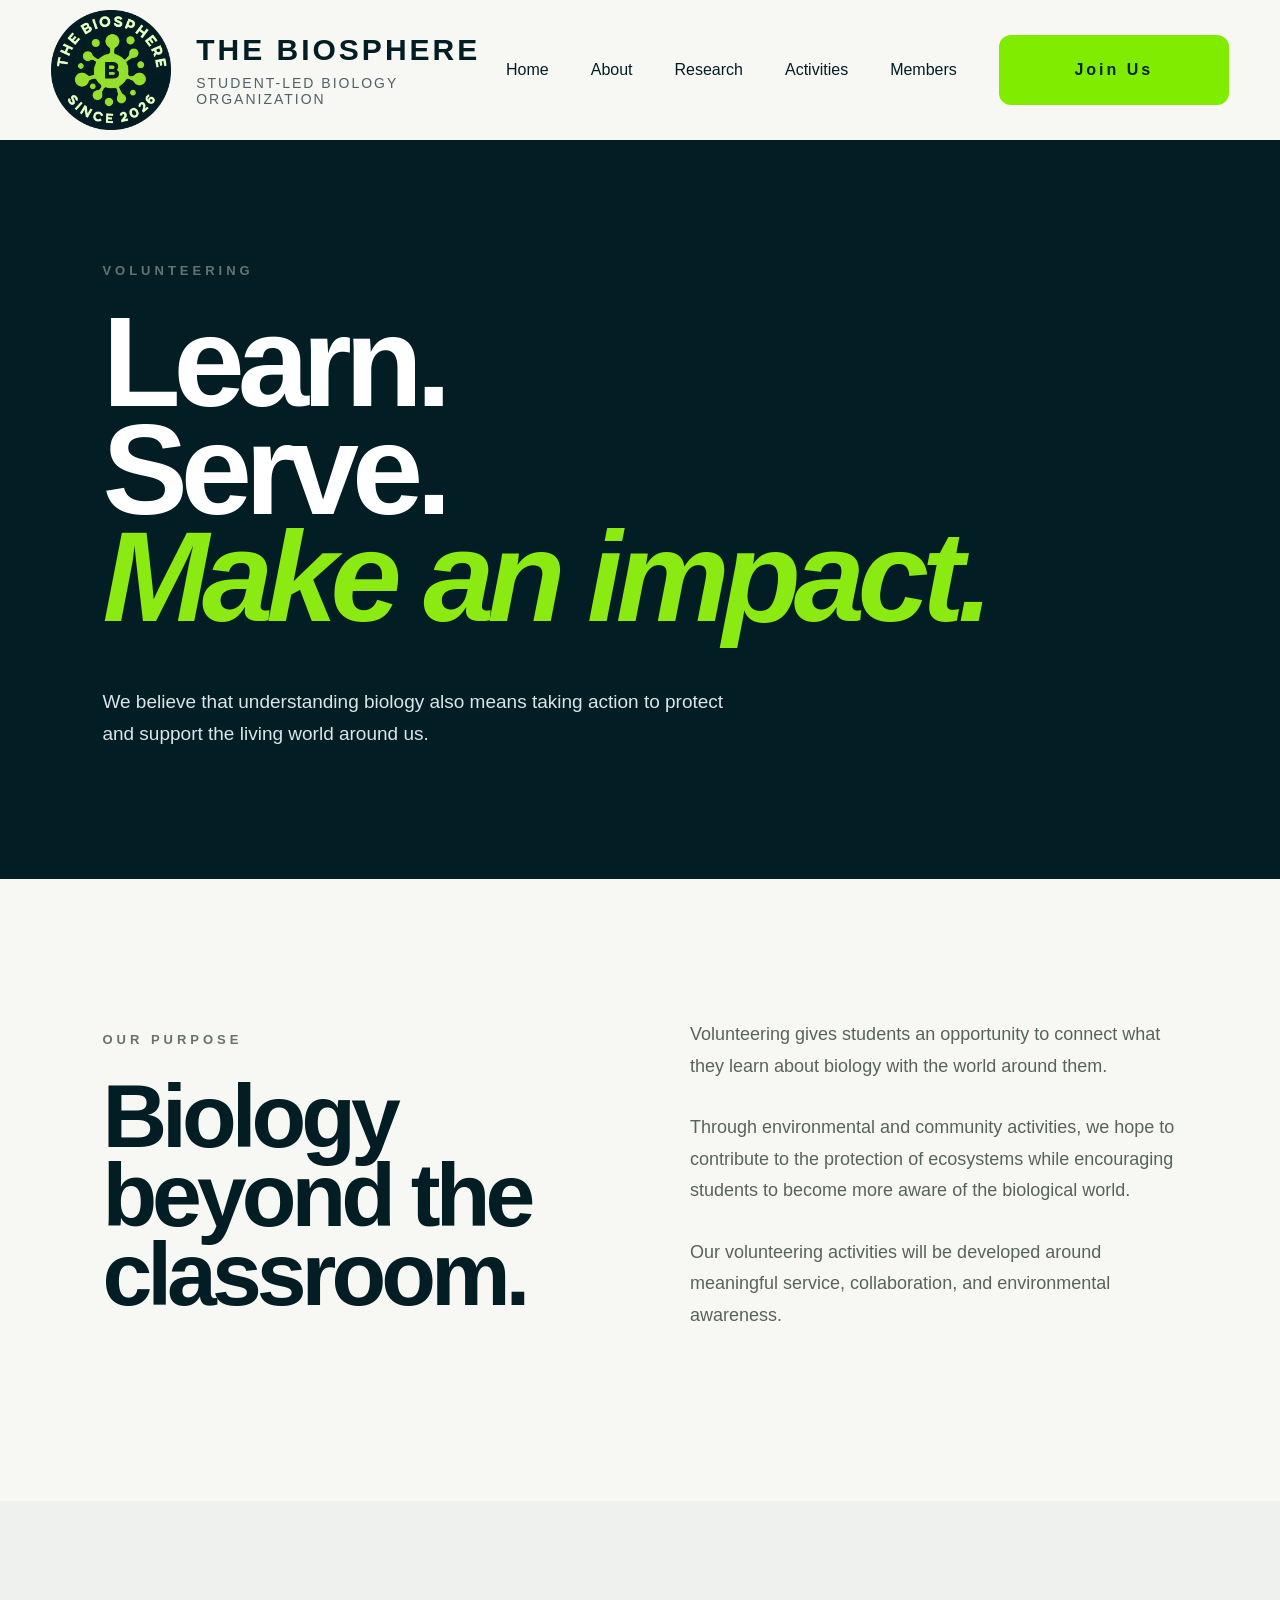
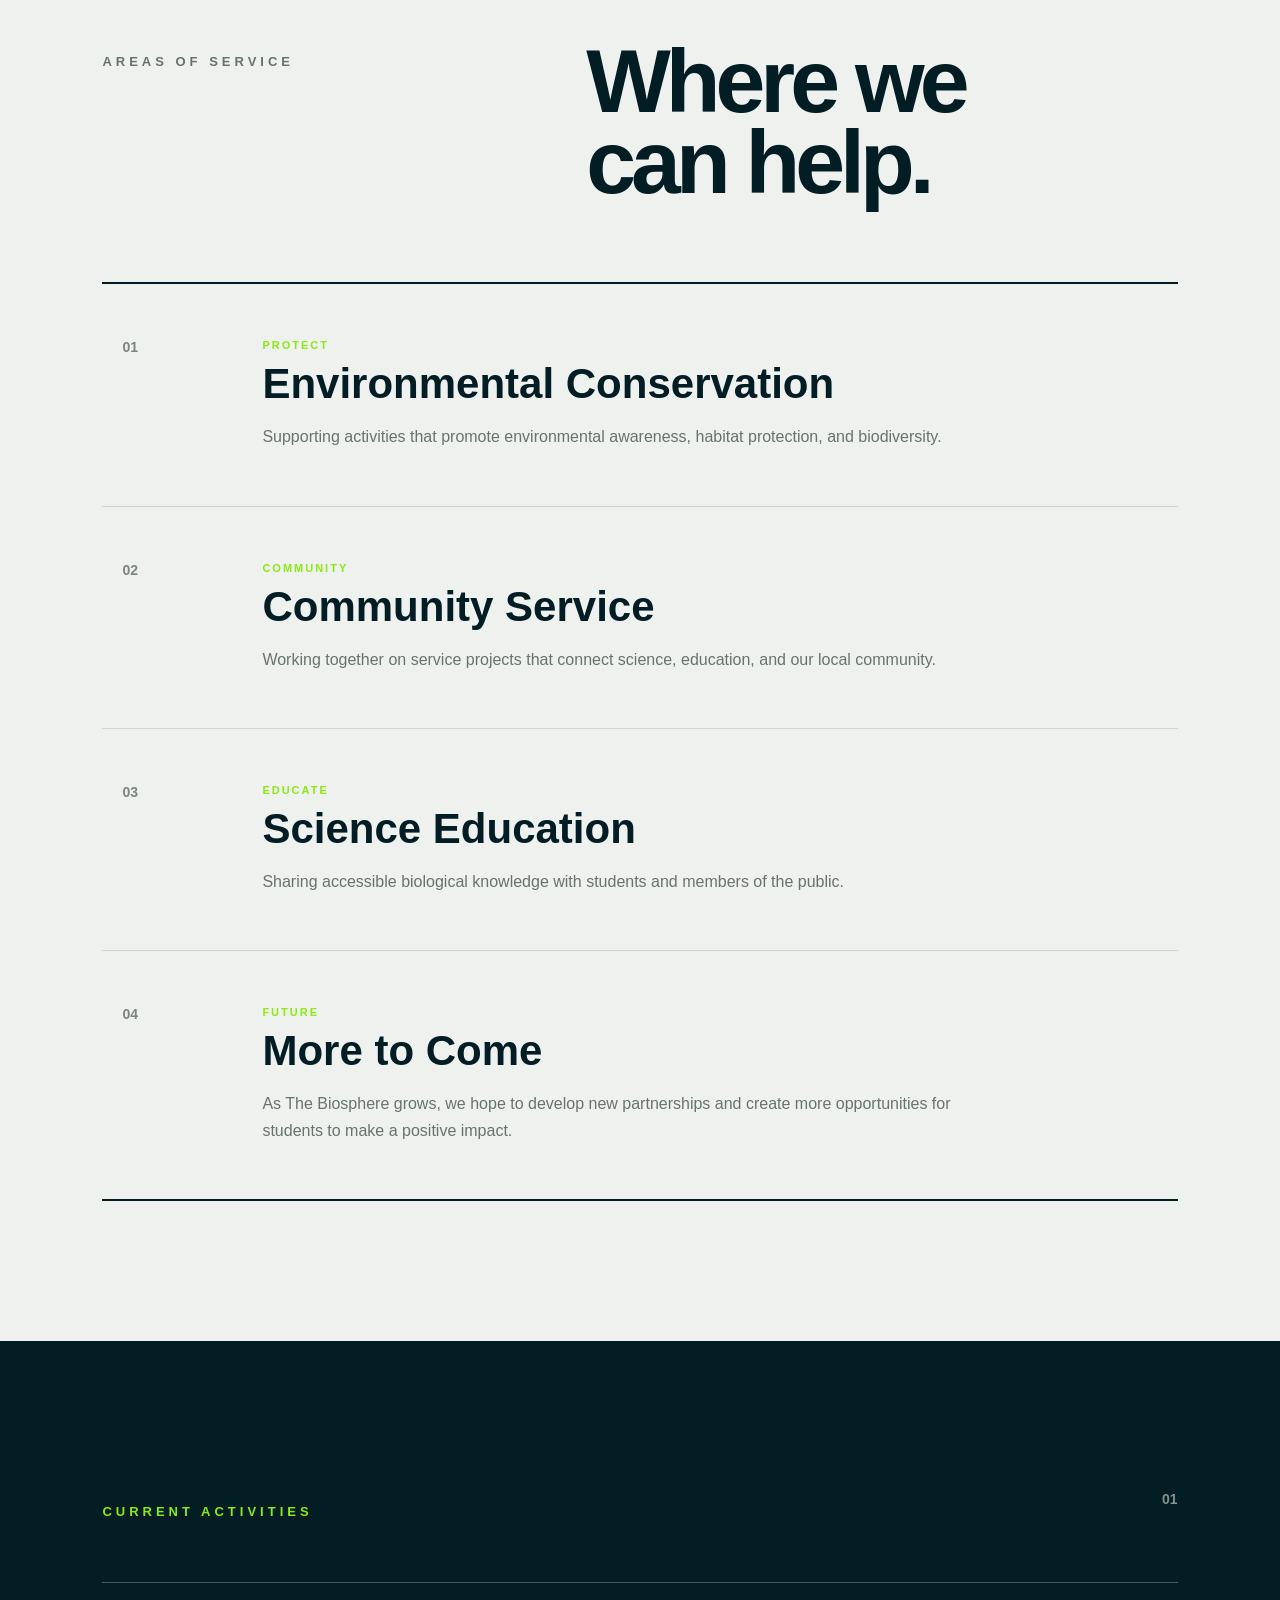
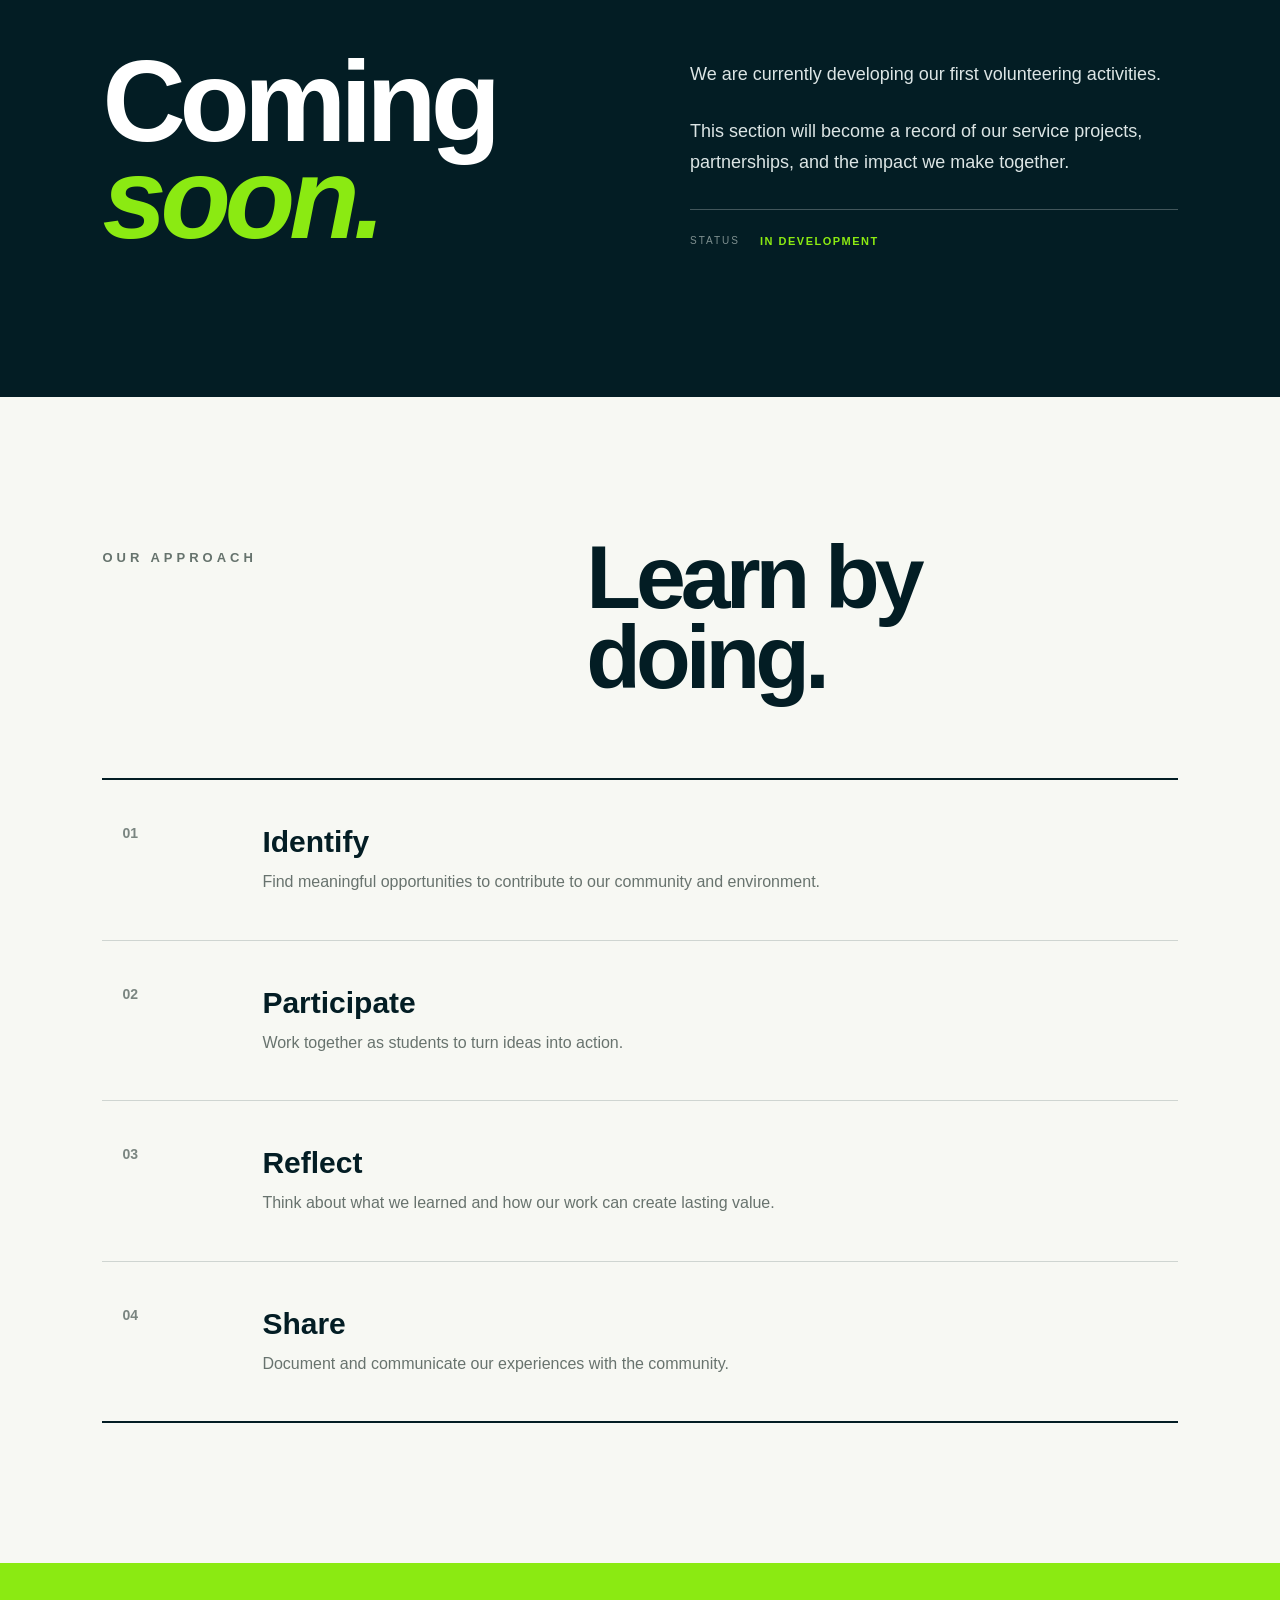
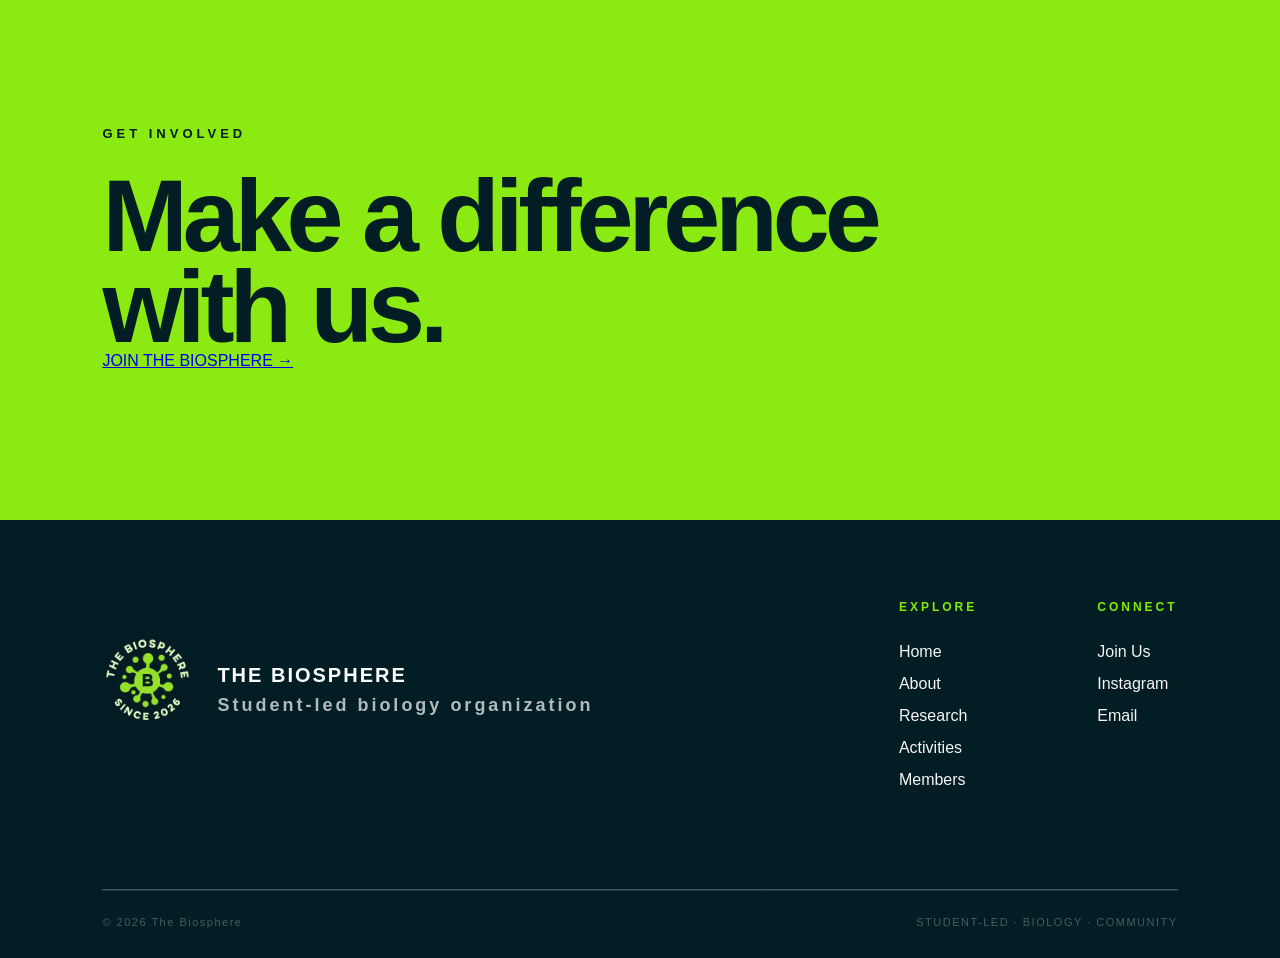
<file: volunteering.html>
<!DOCTYPE html>
<html lang="en">

<head>

    <meta charset="UTF-8">

    <meta
        name="viewport"
        content="width=device-width, initial-scale=1.0"
    >

    <title>Volunteering | The Biosphere</title>

    <link rel="stylesheet" href="style.css">

</head>


<body>


    <!-- =========================
         NAVIGATION
    ========================== -->

    <nav>

        <div class="brand">

            <a href="index.html">

                <img
                    src="logo.png"
                    alt="The Biosphere Logo"
                >

            </a>


            <div class="brand-text">

                <div class="brand-name">
                    THE BIOSPHERE
                </div>

                <div class="brand-subtitle">
                    STUDENT-LED BIOLOGY ORGANIZATION
                </div>

            </div>

        </div>


        <div class="menu">

            <a href="index.html">
                Home
            </a>

            <a href="index.html#about">
                About
            </a>

            <a href="research.html">
                Research
            </a>

            <a href="activities.html">
                Activities
            </a>

            <a href="members.html">
                Members
            </a>

            <a
                href="여기에_구글폼_주소"
                class="join-button"
                target="_blank"
            >
                Join Us
            </a>

        </div>

    </nav>



    <!-- =========================
         HERO
    ========================== -->

    <main>

        <section class="volunteer-hero">

            <div class="volunteer-hero-content">

                <p class="section-label">
                    VOLUNTEERING
                </p>


                <h1>
                    Learn.<br>
                    Serve.<br>
                    <span>Make an impact.</span>
                </h1>


                <p class="volunteer-intro">

                    We believe that understanding biology
                    also means taking action to protect and
                    support the living world around us.

                </p>

            </div>

        </section>



        <!-- =========================
             OUR PURPOSE
        ========================== -->

        <section class="volunteer-purpose">

            <div class="volunteer-purpose-heading">

                <p class="section-label">
                    OUR PURPOSE
                </p>


                <h2>
                    Biology<br>
                    beyond the<br>
                    classroom.
                </h2>

            </div>


            <div class="volunteer-purpose-text">

                <p>

                    Volunteering gives students an opportunity
                    to connect what they learn about biology
                    with the world around them.

                </p>


                <p>

                    Through environmental and community
                    activities, we hope to contribute to the
                    protection of ecosystems while encouraging
                    students to become more aware of the
                    biological world.

                </p>


                <p>

                    Our volunteering activities will be
                    developed around meaningful service,
                    collaboration, and environmental awareness.

                </p>

            </div>

        </section>



        <!-- =========================
             AREAS OF SERVICE
        ========================== -->

        <section class="volunteer-areas">

            <div class="volunteer-areas-heading">

                <p class="section-label">
                    AREAS OF SERVICE
                </p>


                <h2>
                    Where we<br>
                    can help.
                </h2>

            </div>


            <div class="volunteer-area-list">


                <!-- ENVIRONMENT -->

                <article class="volunteer-area-item">

                    <div class="volunteer-area-number">
                        01
                    </div>


                    <div>

                        <p class="volunteer-area-tag">
                            PROTECT
                        </p>


                        <h3>
                            Environmental Conservation
                        </h3>


                        <p class="volunteer-area-description">

                            Supporting activities that promote
                            environmental awareness, habitat
                            protection, and biodiversity.

                        </p>

                    </div>

                </article>



                <!-- COMMUNITY -->

                <article class="volunteer-area-item">

                    <div class="volunteer-area-number">
                        02
                    </div>


                    <div>

                        <p class="volunteer-area-tag">
                            COMMUNITY
                        </p>


                        <h3>
                            Community Service
                        </h3>


                        <p class="volunteer-area-description">

                            Working together on service projects
                            that connect science, education, and
                            our local community.

                        </p>

                    </div>

                </article>



                <!-- EDUCATION -->

                <article class="volunteer-area-item">

                    <div class="volunteer-area-number">
                        03
                    </div>


                    <div>

                        <p class="volunteer-area-tag">
                            EDUCATE
                        </p>


                        <h3>
                            Science Education
                        </h3>


                        <p class="volunteer-area-description">

                            Sharing accessible biological
                            knowledge with students and members
                            of the public.

                        </p>

                    </div>

                </article>



                <!-- FUTURE -->

                <article class="volunteer-area-item">

                    <div class="volunteer-area-number">
                        04
                    </div>


                    <div>

                        <p class="volunteer-area-tag">
                            FUTURE
                        </p>


                        <h3>
                            More to Come
                        </h3>


                        <p class="volunteer-area-description">

                            As The Biosphere grows, we hope to
                            develop new partnerships and create
                            more opportunities for students to
                            make a positive impact.

                        </p>

                    </div>

                </article>


            </div>

        </section>



        <!-- =========================
             CURRENT ACTIVITIES
        ========================== -->

        <section class="volunteer-current">

            <div class="volunteer-current-header">

                <p class="section-label">
                    CURRENT ACTIVITIES
                </p>


                <div class="volunteer-coming-number">
                    01
                </div>

            </div>


            <div class="volunteer-current-content">

                <h2>
                    Coming<br>
                    <span>soon.</span>
                </h2>


                <div>

                    <p>

                        We are currently developing our first
                        volunteering activities.

                    </p>


                    <p>

                        This section will become a record of
                        our service projects, partnerships,
                        and the impact we make together.

                    </p>


                    <div class="volunteer-status">

                        <span>
                            STATUS
                        </span>

                        <strong>
                            IN DEVELOPMENT
                        </strong>

                    </div>

                </div>

            </div>

        </section>



        <!-- =========================
             HOW WE VOLUNTEER
        ========================== -->

        <section class="volunteer-process">

            <div class="volunteer-process-heading">

                <p class="section-label">
                    OUR APPROACH
                </p>


                <h2>
                    Learn by<br>
                    doing.
                </h2>

            </div>


            <div class="volunteer-process-list">


                <div class="volunteer-process-item">

                    <span>
                        01
                    </span>


                    <div>

                        <h3>
                            Identify
                        </h3>

                        <p>
                            Find meaningful opportunities to
                            contribute to our community and
                            environment.
                        </p>

                    </div>

                </div>



                <div class="volunteer-process-item">

                    <span>
                        02
                    </span>


                    <div>

                        <h3>
                            Participate
                        </h3>

                        <p>
                            Work together as students to turn
                            ideas into action.
                        </p>

                    </div>

                </div>



                <div class="volunteer-process-item">

                    <span>
                        03
                    </span>


                    <div>

                        <h3>
                            Reflect
                        </h3>

                        <p>
                            Think about what we learned and
                            how our work can create lasting
                            value.
                        </p>

                    </div>

                </div>



                <div class="volunteer-process-item">

                    <span>
                        04
                    </span>


                    <div>

                        <h3>
                            Share
                        </h3>

                        <p>
                            Document and communicate our
                            experiences with the community.
                        </p>

                    </div>

                </div>


            </div>

        </section>



        <!-- =========================
             JOIN
        ========================== -->

        <section class="volunteer-join">

            <p class="section-label">
                GET INVOLVED
            </p>


            <h2>
                Make a difference<br>
                with us.
            </h2>


            <a
                href="여기에_구글폼_주소"
                class="join-main-button"
                target="_blank"
            >
                JOIN THE BIOSPHERE →
            </a>

        </section>

    </main>



    <!-- =========================
         FOOTER
    ========================== -->

    <footer>

        <div class="footer-top">


            <div class="footer-brand">

                <a href="index.html">

                    <img
                        src="logo.png"
                        alt="The Biosphere"
                    >

                </a>


                <div>

                    <h3>
                        THE BIOSPHERE
                    </h3>

                    <p>
                        Student-led biology organization
                    </p>

                </div>

            </div>



            <div class="footer-links">


                <div>

                    <p>
                        EXPLORE
                    </p>


                    <a href="index.html">
                        Home
                    </a>


                    <a href="index.html#about">
                        About
                    </a>


                    <a href="research.html">
                        Research
                    </a>


                    <a href="activities.html">
                        Activities
                    </a>


                    <a href="members.html">
                        Members
                    </a>

                </div>



                <div>

                    <p>
                        CONNECT
                    </p>


                    <a
                        href="https://forms.gle/N9jke5BtWvx6SWa37"
                        target="_blank"
                        rel="noopener noreferrer"
                    >
                        Join Us
                    </a>

                    <a
                    href="https://www.instagram.com/thebiiosphere/"
                    target="_blank"
                    rel="noopener noreferrer"
                >
                    Instagram
                    </a>

                    <a href="mailto:thebiosphere.kr@gmail.com">
                        Email
                    </a>

                </div>


            </div>

        </div>



        <div class="footer-bottom">

            <span>
                © 2026 The Biosphere
            </span>


            <span>
                STUDENT-LED · BIOLOGY · COMMUNITY
            </span>

        </div>

    </footer>


</body>

</html>
</file>
<file: style.css>
body {
    font-family: "Inter", sans-serif;
}

/* =========================
   COLORS
========================= */

:root {
    --navy: #031d24;
    --green: #8bea12;
    --light-green: #e8ffb0;
    --white: #f7f8f3;
}


/* =========================
   BASIC
========================= */

* {
    box-sizing: border-box;
}

html {
    scroll-behavior: smooth;
}

body {
    margin: 0;
    font-family: Arial, Helvetica, sans-serif;
    background: var(--white);
    color: var(--navy);
}


/* =========================
   NAVIGATION
========================= */

nav {
    height: 140px;

    padding: 0 4%;

    display: flex;
    align-items: center;
    justify-content: space-between;

    background: var(--white);

    position: relative;
    z-index: 10;
}


/* LOGO + BRAND */

.brand {
    height: 100%;

    display: flex;
    align-items: center;

    gap: 25px;
}

.brand img {
    width: 120px;
    height: 120px;

    object-fit: contain;

    display: block;
}


.brand-text {
    display: flex;
    flex-direction: column;

    gap: 8px;
}


.brand-name {
    font-size: 30px;
    font-weight: 800;

    letter-spacing: 3px;
}


.brand-subtitle {
    font-size: 14px;

    letter-spacing: 2px;

    color: #526067;
}


/* MENU */

.menu {
    display: flex;
    align-items: center;

    gap: 42px;
}


.menu a {
    text-decoration: none;

    color: var(--navy);

    font-size: 16px;
}


.menu a:hover {
    color: var(--green);
}


/* JOIN BUTTON */

.join-button {
    display: inline-flex;

    align-items: center;
    justify-content: center;

    min-width: 230px;
    height: 70px;

    padding: 0 35px;

    background: #80ed00;
    color: #06252b;

    text-decoration: none;

    font-size: 14px;
    font-weight: 700;

    letter-spacing: 2px;

    border-radius: 12px;

    transition: 0.25s ease;
}

.join-button:hover {
    background: #06252b;
    color: #80ed00;

    transform: translateY(-4px);
}

/* =========================
   HERO
========================= */

.hero {
    min-height: 820px;

    padding: 100px 8%;

    display: flex;
    align-items: center;

    position: relative;

    overflow: hidden;

    background: var(--navy);

    color: white;
}


/* LEFT SIDE */

.hero-content {
    width: 58%;

    position: relative;

    z-index: 2;
}


.eyebrow {
    font-size: 15px;

    letter-spacing: 4px;

    font-weight: bold;

    color: var(--green);

    margin-bottom: 35px;
}


.hero h1 {
    margin: 0;

    font-size: clamp(70px, 8vw, 125px);

    line-height: 0.9;

    letter-spacing: -6px;
}


.hero h1 span {
    color: var(--green);

    font-style: italic;
}


.description {
    max-width: 650px;

    margin-top: 45px;

    font-size: 19px;

    line-height: 1.65;

    color: #e8eeee;
}


/* HERO BUTTON */

.hero-button {
    display: inline-block;

    margin-top: 35px;

    padding: 19px 30px;

    background: var(--green);

    color: var(--navy);

    text-decoration: none;

    font-size: 14px;

    font-weight: bold;

    letter-spacing: 1px;

    border-radius: 9px;

    transition: 0.2s;
}


.hero-button:hover {
    transform: translateY(-3px);

    box-shadow: 0 10px 30px rgba(139, 234, 18, 0.2);
}


/* =========================
   RIGHT HERO GRAPHIC
========================= */

.hero-graphic {
    position: absolute;

    right: -100px;
    top: 50%;

    transform: translateY(-50%);

    width: 700px;
    height: 700px;

    display: flex;
    align-items: center;
    justify-content: center;

    opacity: 0.12;
}


.hero-graphic img {
    width: 100%;
    height: 100%;

    object-fit: contain;

    filter: saturate(1.2);
}


/* =========================
   FOUR PILLARS
========================= */

.pillars {
    padding: 130px 8%;

    background: var(--white);
}


.section-label {
    font-size: 13px;

    letter-spacing: 4px;

    font-weight: bold;

    color: #66736d;
}


.pillars h2 {
    font-size: 65px;

    line-height: 1;

    letter-spacing: -3px;

    margin: 20px 0 80px;
}


.cards {
    display: grid;

    grid-template-columns: repeat(4, 1fr);

    gap: 20px;
}


.card {
    padding: 35px 25px;

    border-top: 2px solid var(--navy);

    transition: 0.2s;
}


.card:hover {
    border-top-color: var(--green);

    transform: translateY(-5px);
}


.card span {
    font-size: 13px;

    color: #777;
}


.card h3 {
    font-size: 26px;

    margin-top: 50px;
}


.card p {
    line-height: 1.6;

    color: #59635e;
}


/* =========================
   MOBILE
========================= */

@media (max-width: 900px) {

    nav {
        height: 100px;

        padding: 0 5%;
    }


    .brand img {
        width: 80px;
        height: 80px;
    }


    .brand-text {
        display: none;
    }


    .menu {
        gap: 15px;
    }


    .menu a:not(.join-button) {
        display: none;
    }


    .join-button {
        padding: 12px 20px;
    }


    .hero {
        min-height: 700px;

        padding: 80px 7%;
    }


    .hero-content {
        width: 100%;
    }


    .hero h1 {
        font-size: 70px;

        letter-spacing: -4px;
    }


    .hero-graphic {
        width: 500px;
        height: 500px;

        right: -180px;

        opacity: 0.08;
    }


    .pillars {
        padding: 80px 7%;
    }

    .pillars-heading {
        display: flex;
        justify-content: space-between;
        align-items: flex-end;
        gap: 80px;
        margin-bottom: 80px;
    }
    
    .pillars-intro {
        max-width: 400px;
        font-size: 17px;
        line-height: 1.7;
        color: #59635e;
        margin: 0;
    }
    
    .card {
        position: relative;
        padding: 35px 25px 40px;
        border-top: 2px solid var(--navy);
        transition: 0.25s;
    }
    
    .card:hover {
        border-top-color: var(--green);
        transform: translateY(-6px);
    }
    
    .card span {
        font-size: 13px;
        font-weight: bold;
        color: #7a8580;
    }
    
    .card h3 {
        font-size: 28px;
        margin-top: 55px;
        margin-bottom: 20px;
    }
    
    .card p {
        line-height: 1.65;
        color: #59635e;
        min-height: 85px;
    }
    
    .card a {
        display: inline-block;
        margin-top: 25px;
    
        text-decoration: none;
        color: var(--navy);
    
        font-size: 14px;
        font-weight: bold;
    }
    
    .card a:hover {
        color: var(--green);
    }

    .pillars-heading {
        flex-direction: column;
        align-items: flex-start;
        gap: 20px;
    }

    .pillars h2 {
        font-size: 48px;
    }


    .cards {
        grid-template-columns: 1fr;
    }

}

/* =========================
   ABOUT THE BIOSPHERE
========================= */

.about-section {
    padding: 140px 8%;
    background: var(--navy);
    color: white;
}


/* HEADER */

.about-header {
    display: flex;
    justify-content: space-between;
    align-items: flex-start;

    padding-bottom: 70px;

    border-bottom: 1px solid rgba(255, 255, 255, 0.25);
}


.about-header .section-label {
    color: var(--green);
    margin: 10px 0 0 0;
}


.about-header h2 {
    width: 55%;

    margin: 0;

    font-size: clamp(55px, 7vw, 100px);
    line-height: 0.9;
    letter-spacing: -4px;
}


/* CONTENT */

.about-content {
    display: grid;

    grid-template-columns: 1fr 1fr;

    gap: 100px;

    padding-top: 80px;
}


.about-text {
    max-width: 600px;
}


.about-text h3 {
    margin: 0 0 30px 0;

    font-size: 30px;

    color: var(--green);
}


.about-text p {
    margin: 0 0 25px 0;

    font-size: 18px;

    line-height: 1.75;

    color: #dce5e5;
}


/* STATS */

.about-bottom {
    display: grid;

    grid-template-columns: repeat(3, 1fr);

    margin-top: 100px;

    border-top: 1px solid rgba(255, 255, 255, 0.25);
}


.about-stat {
    padding: 35px 40px;

    display: flex;
    flex-direction: column;

    gap: 10px;
}


.about-stat:not(:last-child) {
    border-right: 1px solid rgba(255, 255, 255, 0.25);
}


.about-stat strong {
    font-size: 45px;

    font-weight: 500;

    color: var(--green);
}


.about-stat span {
    font-size: 13px;

    letter-spacing: 2px;

    text-transform: uppercase;

    color: #aebbbb;
}


/* MOBILE */

@media (max-width: 900px) {

    .about-section {
        padding: 90px 7%;
    }

    .about-header {
        flex-direction: column;

        gap: 40px;
    }

    .about-header h2 {
        width: 100%;

        font-size: 55px;
    }

    .about-content {
        grid-template-columns: 1fr;

        gap: 60px;
    }

    .about-bottom {
        grid-template-columns: 1fr;
    }

    .about-stat:not(:last-child) {
        border-right: none;

        border-bottom: 1px solid rgba(255, 255, 255, 0.25);
    }

}

/* =========================
   OUR WORK
========================= */

.work-section {
    padding: 140px 8%;

    background: var(--white);

    color: var(--navy);
}


.work-header {
    display: flex;

    justify-content: space-between;

    align-items: flex-start;

    padding-bottom: 80px;
}


.work-header .section-label {
    color: #66736d;

    margin-top: 12px;
}


.work-header h2 {
    width: 55%;

    margin: 0;

    font-size: clamp(55px, 7vw, 100px);

    line-height: 0.9;

    letter-spacing: -4px;
}


/* WORK LIST */

.work-list {
    border-top: 2px solid var(--navy);
}


.work-item {
    display: grid;

    grid-template-columns: 100px 1fr 80px;

    align-items: center;

    gap: 40px;

    padding: 45px 20px;

    border-bottom: 1px solid #cfd5d1;

    text-decoration: none;

    color: var(--navy);

    transition: 0.25s;
}


.work-number {
    font-size: 14px;

    font-weight: bold;

    color: #7a8580;
}


.work-info h3 {
    margin: 0 0 12px;

    font-size: 30px;
}


.work-info p {
    max-width: 600px;

    margin: 0;

    font-size: 16px;

    line-height: 1.6;

    color: #59635e;
}


.work-arrow {
    justify-self: end;

    width: 50px;
    height: 50px;

    display: flex;

    align-items: center;
    justify-content: center;

    border: 1px solid var(--navy);

    border-radius: 50%;

    font-size: 24px;

    transition: 0.25s;
}


.work-item:hover {
    background: var(--navy);

    color: white;

    padding-left: 35px;

    padding-right: 35px;
}


.work-item:hover .work-number,
.work-item:hover .work-info p {
    color: #aebbbb;
}


.work-item:hover .work-arrow {
    background: var(--green);

    border-color: var(--green);

    color: var(--navy);

    transform: translateX(5px);
}


/* MOBILE */

@media (max-width: 900px) {

    .work-section {
        padding: 90px 7%;
    }


    .work-header {
        flex-direction: column;

        gap: 40px;

        padding-bottom: 50px;
    }


    .work-header h2 {
        width: 100%;

        font-size: 55px;
    }


    .work-item {
        grid-template-columns: 50px 1fr;

        gap: 20px;

        padding: 35px 10px;
    }


    .work-arrow {
        display: none;
    }


    .work-info h3 {
        font-size: 24px;
    }

}

/* =========================
   JOIN THE BIOSPHERE
========================= */

.join-section {
    padding: 150px 8%;

    background: var(--green);

    color: var(--navy);
}


.join-content {
    max-width: 900px;
}


.join-section .section-label {
    color: var(--navy);

    margin-bottom: 30px;
}


.join-section h2 {
    margin: 0;

    font-size: clamp(65px, 8vw, 120px);

    line-height: 0.9;

    letter-spacing: -5px;
}


.join-description {
    max-width: 600px;

    margin-top: 45px;

    font-size: 19px;

    line-height: 1.7;
}


.join-button {
    display: inline-flex;

    align-items: center;
    justify-content: center;

    min-width: 230px;
    height: 70px;

    padding: 0 35px;

    background: #80ed00;
    color: #06252b;

    text-decoration: none;

    font-family: Arial, Helvetica, sans-serif;
    font-size: 20px;
    font-weight: 800;

    letter-spacing: 3px;

    border-radius: 12px;

    transition: 0.25s ease;
}



.join-main-button:hover {
    transform: translateY(-4px);

    background: white;

    color: var(--navy);
}


/* =========================
   FOOTER
========================= */

footer {
    padding: 80px 8% 30px;

    background: var(--navy);

    color: white;
}


.footer-top {
    display: flex;

    justify-content: space-between;

    padding-bottom: 80px;

    border-bottom: 1px solid rgba(255,255,255,0.25);
}


/* FOOTER BRAND */

.footer-brand {
    display: flex;

    align-items: center;

    gap: 25px;
}


.footer-brand img {
    width: 80px;

    height: 80px;

    object-fit: contain;
}


.footer-brand h3 {
    margin: 0 0 8px;

    font-size: 20px;

    letter-spacing: 2px;
}


.footer-brand p {
    margin: 0;

    color: #aebbbb;

    font-size: 14px;
}


/* FOOTER LINKS */

.footer-links {
    display: flex;

    gap: 100px;
}


.footer-links div {
    display: flex;

    flex-direction: column;

    gap: 14px;
}


.footer-links p {
    margin: 0 0 10px;

    color: var(--green);

    font-size: 12px;

    letter-spacing: 2px;

    font-weight: bold;
}


.footer-links a {
    color: #dce5e5;

    text-decoration: none;

    font-size: 14px;
}


.footer-links a:hover {
    color: var(--green);
}


/* FOOTER BOTTOM */

.footer-bottom {
    display: flex;

    justify-content: space-between;

    padding-top: 25px;

    font-size: 11px;

    letter-spacing: 1px;

    color: #7f9090;
}


/* MOBILE */

@media (max-width: 900px) {

    .join-section {
        padding: 100px 7%;
    }


    .join-section h2 {
        font-size: 60px;

        letter-spacing: -3px;
    }


    .footer-top {
        flex-direction: column;

        gap: 60px;
    }


    .footer-links {
        gap: 60px;
    }


    .footer-bottom {
        flex-direction: column;

        gap: 15px;
    }

}

/* =========================
   MEMBERS PAGE
========================= */


/* MEMBERS HERO */

.members-hero {
    min-height: 650px;

    padding: 100px 8%;

    display: flex;
    align-items: center;
    justify-content: space-between;

    position: relative;

    overflow: hidden;

    background: var(--navy);

    color: white;
}


.members-hero h1 {
    margin: 30px 0 0;

    font-size: clamp(70px, 9vw, 130px);

    line-height: 0.88;

    letter-spacing: -6px;
}


.members-hero h1 span {
    color: var(--green);

    font-style: italic;
}


.members-intro {
    max-width: 550px;

    margin-top: 45px;

    font-size: 19px;

    line-height: 1.7;

    color: #dce5e5;
}


/* MEMBERS SECTION */

.members-section {
    padding: 140px 8%;

    background: var(--white);

    color: var(--navy);
}


.members-heading {
    display: flex;

    justify-content: space-between;

    align-items: flex-start;

    padding-bottom: 80px;

    border-bottom: 2px solid var(--navy);
}


.members-heading .section-label {
    margin-top: 12px;
}


.members-heading h2 {
    width: 55%;

    margin: 0;

    font-size: clamp(55px, 7vw, 100px);

    line-height: 0.9;

    letter-spacing: -4px;
}


/* =========================
   TEAM
========================= */

.team-category {
    margin-top: 100px;
}

.category-title {
    display: flex;
    align-items: baseline;
    gap: 25px;

    padding-bottom: 25px;

    border-bottom: 2px solid var(--navy);
}

.category-title span {
    font-size: 13px;
    font-weight: bold;
    color: #7a8580;
}

.category-title h3 {
    margin: 0;
    font-size: 30px;
    text-transform: uppercase;
    letter-spacing: 1px;
}

.team-grid {
    display: grid;
    grid-template-columns: repeat(3, 1fr);
    gap: 1px;
    background: #cfd5d1;
    margin-top: 1px;
}

.person-card {
    min-height: 190px;
    padding: 30px;
    background: var(--white);
    display: flex;
    flex-direction: column;
    justify-content: space-between;
    transition: 0.25s;
}

.person-card:hover {
    background: var(--navy);
    color: white;
    transform: translateY(-4px);
}

.person-number {
    font-size: 12px;
    letter-spacing: 2px;
    color: #7a8580;
}

.person-card h4 {
    margin: 40px 0 8px;
    font-size: 25px;
}

.person-card p {
    margin: 0;
    font-size: 13px;
    letter-spacing: 1px;
    text-transform: uppercase;
    color: #68736e;
}

.person-card:hover .person-number,
.person-card:hover p {
    color: var(--green);
}

.advisor-category {
    margin-bottom: 100px;
}

.advisor-card {
    margin-top: 1px;
    padding: 40px;
    background: var(--navy);
    color: white;
}

.advisor-card h4 {
    margin: 25px 0 8px;
    font-size: 32px;
}

.advisor-card p {
    margin: 0;
    color: #aebbbb;
    font-size: 14px;
    letter-spacing: 1px;
}

.advisor-card .person-number {
    color: var(--green);
}



.member-photo {
    height: 420px;

    display: flex;

    align-items: flex-end;

    padding: 25px;

    background: var(--navy);

    position: relative;

    overflow: hidden;
}


.member-photo::after {
    content: "B";

    position: absolute;

    right: -30px;
    bottom: -80px;

    font-size: 280px;

    font-weight: 800;

    color: var(--green);

    opacity: 0.12;
}


.member-photo span {
    position: relative;

    z-index: 2;

    color: var(--green);

    font-size: 14px;

    font-weight: bold;

    letter-spacing: 2px;
}


.member-info {
    padding: 25px 5px;

    border-bottom: 1px solid #cfd5d1;
}


.member-info h3 {
    margin: 0 0 8px;

    font-size: 28px;
}


.member-info p {
    margin: 0;

    color: #68736e;

    font-size: 14px;

    letter-spacing: 1px;
}


/* JOIN SECTION */

.members-join {
    padding: 140px 8%;

    background: var(--green);

    color: var(--navy);
}


.members-join .section-label {
    color: var(--navy);

    margin-bottom: 30px;
}


.members-join h2 {
    margin: 0;

    font-size: clamp(60px, 8vw, 115px);

    line-height: 0.9;

    letter-spacing: -5px;
}


/* MOBILE */

@media (max-width: 900px) {

    .members-hero {
        min-height: 600px;

        padding: 80px 7%;
    }


    .members-hero h1 {
        font-size: 70px;

        letter-spacing: -4px;
    }


    .members-section {
        padding: 90px 7%;
    }


    .members-heading {
        flex-direction: column;

        gap: 40px;

        padding-bottom: 50px;
    }


    .members-heading h2 {
        width: 100%;

        font-size: 55px;
    }


    .member-grid {
        grid-template-columns: 1fr;

        gap: 50px;

        padding-top: 60px;
    }


    .member-photo {
        height: 380px;
    }


    .members-join {
        padding: 100px 7%;
    }

}

/* ==================================================
   ACTIVITIES PAGE
================================================== */


/* =========================
   ACTIVITIES HERO
========================= */

.activities-hero {
    min-height: 680px;

    padding: 110px 8%;

    display: flex;
    align-items: center;

    background: var(--navy);

    color: white;
}


.activities-hero-content {
    max-width: 1100px;
}


.activities-hero h1 {
    margin: 30px 0 0;

    font-size: clamp(75px, 10vw, 145px);

    line-height: 0.84;

    letter-spacing: -7px;
}


.activities-hero h1 span {
    color: var(--green);

    font-style: italic;
}


.activities-intro {
    max-width: 650px;

    margin-top: 55px;

    font-size: 19px;

    line-height: 1.7;

    color: #dce5e5;
}



/* =========================
   ACTIVITIES SECTION
========================= */

.activities-section {
    padding: 140px 8%;

    background: var(--white);

    color: var(--navy);
}


.activities-heading {
    display: flex;

    justify-content: space-between;

    align-items: flex-start;

    padding-bottom: 80px;

    border-bottom: 2px solid var(--navy);
}


.activities-heading .section-label {
    margin-top: 12px;
}


.activities-heading h2 {
    width: 55%;

    margin: 0;

    font-size: clamp(55px, 7vw, 100px);

    line-height: 0.9;

    letter-spacing: -5px;
}



/* =========================
   ACTIVITY LIST
========================= */

.activity-list {
    border-bottom: 2px solid var(--navy);
}


.activity-item {
    display: grid;

    grid-template-columns: 100px 1fr 160px;

    gap: 40px;

    align-items: center;

    padding: 55px 20px;

    border-bottom: 1px solid #cfd5d1;

    transition: 0.25s;
}


.activity-item:last-child {
    border-bottom: none;
}


.activity-item:hover {
    padding-left: 35px;

    padding-right: 35px;

    background: var(--navy);

    color: white;
}



/* NUMBER */

.activity-number {
    align-self: flex-start;

    font-size: 14px;

    font-weight: bold;

    color: #7a8580;
}


.activity-item:hover .activity-number {
    color: var(--green);
}



/* MAIN */

.activity-main {
    max-width: 700px;
}


.activity-tag {
    margin: 0 0 12px;

    font-size: 11px;

    font-weight: bold;

    letter-spacing: 2px;

    color: var(--green);
}


.activity-main h3 {
    margin: 0 0 18px;

    font-size: 42px;

    line-height: 1;
}


.activity-description {
    max-width: 650px;

    margin: 0;

    font-size: 16px;

    line-height: 1.7;

    color: #68736e;
}


.activity-item:hover .activity-description {
    color: #aebbbb;
}



/* STATUS */

.activity-status {
    justify-self: end;

    padding: 9px 14px;

    border: 1px solid #cfd5d1;

    border-radius: 100px;

    font-size: 10px;

    letter-spacing: 1.5px;

    color: #7a8580;
}


.activity-item:hover .activity-status {
    border-color: var(--green);

    color: var(--green);
}



/* =========================
   FUTURE SECTION
========================= */

.future-section {
    padding: 140px 8%;

    display: grid;

    grid-template-columns: 1fr 1fr;

    gap: 100px;

    background: var(--navy);

    color: white;
}


.future-section h2 {
    margin: 30px 0 0;

    font-size: clamp(65px, 8vw, 110px);

    line-height: 0.88;

    letter-spacing: -5px;
}


.future-text {
    max-width: 600px;

    align-self: end;
}


.future-text p {
    margin: 0 0 25px;

    font-size: 18px;

    line-height: 1.75;

    color: #dce5e5;
}


.future-section .section-label {
    color: var(--green);
}



/* =========================
   JOIN
========================= */

.activities-join {
    padding: 150px 8%;

    background: var(--green);

    color: var(--navy);
}


.activities-join .section-label {
    color: var(--navy);

    margin-bottom: 30px;
}


.activities-join h2 {
    margin: 0;

    font-size: clamp(65px, 8vw, 120px);

    line-height: 0.88;

    letter-spacing: -5px;
}



/* =========================
   MOBILE
========================= */

@media (max-width: 900px) {


    .activities-hero {
        min-height: 600px;

        padding: 90px 7%;
    }


    .activities-hero h1 {
        font-size: 70px;

        letter-spacing: -4px;
    }


    .activities-intro {
        font-size: 17px;
    }



    .activities-section {
        padding: 90px 7%;
    }


    .activities-heading {
        flex-direction: column;

        gap: 40px;

        padding-bottom: 50px;
    }


    .activities-heading h2 {
        width: 100%;

        font-size: 55px;

        letter-spacing: -3px;
    }



    .activity-item {
        grid-template-columns: 50px 1fr;

        gap: 20px;

        padding: 40px 10px;
    }


    .activity-item:hover {
        padding-left: 20px;

        padding-right: 20px;
    }


    .activity-main h3 {
        font-size: 32px;
    }


    .activity-description {
        font-size: 15px;
    }


    .activity-status {
        display: none;
    }



    .future-section {
        grid-template-columns: 1fr;

        gap: 60px;

        padding: 100px 7%;
    }


    .future-section h2 {
        font-size: 65px;

        letter-spacing: -3px;
    }



    .activities-join {
        padding: 100px 7%;
    }


    .activities-join h2 {
        font-size: 65px;

        letter-spacing: -3px;
    }

}

/* ==================================================
   RESEARCH PAGE
================================================== */


/* =========================
   RESEARCH HERO
========================= */

.research-hero {
    min-height: 680px;

    padding: 110px 8%;

    display: flex;

    align-items: center;

    background: var(--navy);

    color: white;
}


.research-hero-content {
    max-width: 1100px;
}


.research-hero h1 {
    margin: 30px 0 0;

    font-size: clamp(75px, 10vw, 145px);

    line-height: 0.84;

    letter-spacing: -7px;
}


.research-hero h1 span {
    color: var(--green);

    font-style: italic;
}


.research-intro {
    max-width: 650px;

    margin-top: 55px;

    font-size: 19px;

    line-height: 1.7;

    color: #dce5e5;
}



/* =========================
   OUR APPROACH
========================= */

.research-approach {
    padding: 140px 8%;

    display: grid;

    grid-template-columns: 1fr 1fr;

    gap: 100px;

    background: var(--white);

    color: var(--navy);
}


.research-heading {
    align-self: start;
}


.research-heading h2 {
    margin: 30px 0 0;

    font-size: clamp(60px, 7vw, 100px);

    line-height: 0.88;

    letter-spacing: -5px;
}


.research-approach-text {
    max-width: 650px;

    align-self: end;
}


.research-approach-text p {
    margin: 0 0 30px;

    font-size: 18px;

    line-height: 1.75;

    color: #59635e;
}



/* =========================
   RESEARCH AREAS
========================= */

.research-areas {
    padding: 140px 8%;

    background: #eef1ee;

    color: var(--navy);
}


.research-areas-heading {
    display: flex;

    justify-content: space-between;

    align-items: flex-start;

    padding-bottom: 80px;

    border-bottom: 2px solid var(--navy);
}


.research-areas-heading h2 {
    width: 55%;

    margin: 0;

    font-size: clamp(55px, 7vw, 100px);

    line-height: 0.9;

    letter-spacing: -5px;
}



/* =========================
   RESEARCH AREA LIST
========================= */

.research-area-list {
    border-bottom: 2px solid var(--navy);
}


.research-area-item {
    display: grid;

    grid-template-columns: 100px 1fr;

    gap: 40px;

    padding: 55px 20px;

    border-bottom: 1px solid #cfd5d1;

    transition: 0.25s;
}


.research-area-item:last-child {
    border-bottom: none;
}


.research-area-item:hover {
    padding-left: 35px;

    padding-right: 35px;

    background: var(--navy);

    color: white;
}


.research-area-number {
    font-size: 14px;

    font-weight: bold;

    color: #7a8580;
}


.research-area-item:hover .research-area-number {
    color: var(--green);
}


.research-area-tag {
    margin: 0 0 12px;

    font-size: 11px;

    font-weight: bold;

    letter-spacing: 2px;

    color: var(--green);
}


.research-area-item h3 {
    margin: 0 0 18px;

    font-size: 42px;

    line-height: 1;
}


.research-area-description {
    max-width: 700px;

    margin: 0;

    font-size: 16px;

    line-height: 1.7;

    color: #68736e;
}


.research-area-item:hover .research-area-description {
    color: #aebbbb;
}



/* =========================
   CURRENT RESEARCH
========================= */

.current-research {
    padding: 150px 8%;

    background: var(--navy);

    color: white;
}


.current-research-header {
    display: flex;

    justify-content: space-between;

    align-items: flex-start;

    padding-bottom: 50px;

    border-bottom: 1px solid rgba(255,255,255,0.25);
}


.current-research-header .section-label {
    color: var(--green);
}


.coming-soon-number {
    font-size: 14px;

    font-weight: bold;

    color: #7f9090;
}


.current-research-content {
    display: grid;

    grid-template-columns: 1fr 1fr;

    gap: 100px;

    padding-top: 70px;

    align-items: end;
}


.current-research-content h2 {
    margin: 0;

    font-size: clamp(70px, 9vw, 130px);

    line-height: 0.84;

    letter-spacing: -6px;
}


.current-research-content h2 span {
    color: var(--green);

    font-style: italic;
}


.current-research-content > p {
    max-width: 600px;

    margin: 0;

    font-size: 18px;

    line-height: 1.75;

    color: #dce5e5;
}



/* STATUS */

.research-status {
    grid-column: 2;

    display: flex;

    align-items: center;

    gap: 20px;

    margin-top: 30px;

    padding-top: 25px;

    border-top: 1px solid rgba(255,255,255,0.25);
}


.research-status span {
    font-size: 10px;

    letter-spacing: 2px;

    color: #7f9090;
}


.research-status strong {
    font-size: 11px;

    letter-spacing: 1.5px;

    color: var(--green);
}



/* =========================
   RESEARCH PROCESS
========================= */

.research-process {
    padding: 140px 8%;

    background: var(--white);

    color: var(--navy);
}


.research-process-heading {
    display: flex;

    justify-content: space-between;

    align-items: flex-start;

    padding-bottom: 80px;

    border-bottom: 2px solid var(--navy);
}


.research-process-heading h2 {
    width: 55%;

    margin: 0;

    font-size: clamp(55px, 7vw, 100px);

    line-height: 0.9;

    letter-spacing: -5px;
}



/* PROCESS */

.process-list {
    border-bottom: 2px solid var(--navy);
}


.process-item {
    display: grid;

    grid-template-columns: 100px 1fr;

    gap: 40px;

    padding: 45px 20px;

    border-bottom: 1px solid #cfd5d1;
}


.process-item:last-child {
    border-bottom: none;
}


.process-item > span {
    font-size: 14px;

    font-weight: bold;

    color: #7a8580;
}


.process-item h3 {
    margin: 0 0 10px;

    font-size: 30px;
}


.process-item p {
    max-width: 600px;

    margin: 0;

    font-size: 16px;

    line-height: 1.6;

    color: #68736e;
}



/* =========================
   RESEARCH JOIN
========================= */

.research-join {
    padding: 150px 8%;

    background: var(--green);

    color: var(--navy);
}


.research-join .section-label {
    color: var(--navy);

    margin-bottom: 30px;
}


.research-join h2 {
    margin: 0;

    font-size: clamp(65px, 8vw, 120px);

    line-height: 0.88;

    letter-spacing: -5px;
}



/* =========================
   MOBILE
========================= */

@media (max-width: 900px) {


    .research-hero {
        min-height: 600px;

        padding: 90px 7%;
    }


    .research-hero h1 {
        font-size: 70px;

        letter-spacing: -4px;
    }


    .research-intro {
        font-size: 17px;
    }



    .research-approach {
        grid-template-columns: 1fr;

        gap: 60px;

        padding: 100px 7%;
    }


    .research-heading h2 {
        font-size: 65px;

        letter-spacing: -3px;
    }



    .research-areas {
        padding: 90px 7%;
    }


    .research-areas-heading {
        flex-direction: column;

        gap: 40px;

        padding-bottom: 50px;
    }


    .research-areas-heading h2 {
        width: 100%;

        font-size: 55px;

        letter-spacing: -3px;
    }



    .research-area-item {
        grid-template-columns: 50px 1fr;

        gap: 20px;

        padding: 40px 10px;
    }


    .research-area-item:hover {
        padding-left: 20px;

        padding-right: 20px;
    }


    .research-area-item h3 {
        font-size: 32px;
    }


    .research-area-description {
        font-size: 15px;
    }



    .current-research {
        padding: 100px 7%;
    }


    .current-research-content {
        grid-template-columns: 1fr;

        gap: 60px;
    }


    .current-research-content h2 {
        font-size: 70px;

        letter-spacing: -4px;
    }


    .research-status {
        grid-column: auto;
    }



    .research-process {
        padding: 90px 7%;
    }


    .research-process-heading {
        flex-direction: column;

        gap: 40px;

        padding-bottom: 50px;
    }


    .research-process-heading h2 {
        width: 100%;

        font-size: 55px;

        letter-spacing: -3px;
    }


    .process-item {
        grid-template-columns: 50px 1fr;

        gap: 20px;

        padding: 40px 10px;
    }


    .process-item h3 {
        font-size: 26px;
    }



    .research-join {
        padding: 100px 7%;
    }


    .research-join h2 {
        font-size: 65px;

        letter-spacing: -3px;
    }

}

/* ==================================================
   VOLUNTEERING PAGE
================================================== */


/* =========================
   HERO
========================= */

.volunteer-hero {
    min-height: 680px;

    padding: 110px 8%;

    display: flex;

    align-items: center;

    background: var(--navy);

    color: white;
}


.volunteer-hero-content {
    max-width: 1100px;
}


.volunteer-hero h1 {
    margin: 30px 0 0;

    font-size: clamp(75px, 10vw, 145px);

    line-height: 0.84;

    letter-spacing: -7px;
}


.volunteer-hero h1 span {
    color: var(--green);

    font-style: italic;
}


.volunteer-intro {
    max-width: 650px;

    margin-top: 55px;

    font-size: 19px;

    line-height: 1.7;

    color: #dce5e5;
}



/* =========================
   PURPOSE
========================= */

.volunteer-purpose {
    padding: 140px 8%;

    display: grid;

    grid-template-columns: 1fr 1fr;

    gap: 100px;

    background: var(--white);

    color: var(--navy);
}


.volunteer-purpose-heading h2 {
    margin: 30px 0 0;

    font-size: clamp(60px, 7vw, 100px);

    line-height: 0.88;

    letter-spacing: -5px;
}


.volunteer-purpose-text {
    max-width: 650px;

    align-self: end;
}


.volunteer-purpose-text p {
    margin: 0 0 30px;

    font-size: 18px;

    line-height: 1.75;

    color: #59635e;
}



/* =========================
   SERVICE AREAS
========================= */

.volunteer-areas {
    padding: 140px 8%;

    background: #eef1ee;

    color: var(--navy);
}


.volunteer-areas-heading {
    display: flex;

    justify-content: space-between;

    align-items: flex-start;

    padding-bottom: 80px;

    border-bottom: 2px solid var(--navy);
}


.volunteer-areas-heading h2 {
    width: 55%;

    margin: 0;

    font-size: clamp(55px, 7vw, 100px);

    line-height: 0.9;

    letter-spacing: -5px;
}


.volunteer-area-list {
    border-bottom: 2px solid var(--navy);
}


.volunteer-area-item {
    display: grid;

    grid-template-columns: 100px 1fr;

    gap: 40px;

    padding: 55px 20px;

    border-bottom: 1px solid #cfd5d1;

    transition: 0.25s;
}


.volunteer-area-item:last-child {
    border-bottom: none;
}


.volunteer-area-item:hover {
    padding-left: 35px;

    padding-right: 35px;

    background: var(--navy);

    color: white;
}


.volunteer-area-number {
    font-size: 14px;

    font-weight: bold;

    color: #7a8580;
}


.volunteer-area-item:hover .volunteer-area-number {
    color: var(--green);
}


.volunteer-area-tag {
    margin: 0 0 12px;

    font-size: 11px;

    font-weight: bold;

    letter-spacing: 2px;

    color: var(--green);
}


.volunteer-area-item h3 {
    margin: 0 0 18px;

    font-size: 42px;

    line-height: 1;
}


.volunteer-area-description {
    max-width: 700px;

    margin: 0;

    font-size: 16px;

    line-height: 1.7;

    color: #68736e;
}


.volunteer-area-item:hover
.volunteer-area-description {
    color: #aebbbb;
}



/* =========================
   CURRENT ACTIVITIES
========================= */

.volunteer-current {
    padding: 150px 8%;

    background: var(--navy);

    color: white;
}


.volunteer-current-header {
    display: flex;

    justify-content: space-between;

    align-items: flex-start;

    padding-bottom: 50px;

    border-bottom: 1px solid rgba(255,255,255,0.25);
}


.volunteer-current-header .section-label {
    color: var(--green);
}


.volunteer-coming-number {
    font-size: 14px;

    font-weight: bold;

    color: #7f9090;
}


.volunteer-current-content {
    display: grid;

    grid-template-columns: 1fr 1fr;

    gap: 100px;

    padding-top: 70px;

    align-items: end;
}


.volunteer-current-content h2 {
    margin: 0;

    font-size: clamp(70px, 9vw, 130px);

    line-height: 0.84;

    letter-spacing: -6px;
}


.volunteer-current-content h2 span {
    color: var(--green);

    font-style: italic;
}


.volunteer-current-content > div {
    max-width: 600px;
}


.volunteer-current-content p {
    margin: 0 0 25px;

    font-size: 18px;

    line-height: 1.75;

    color: #dce5e5;
}



/* STATUS */

.volunteer-status {
    display: flex;

    align-items: center;

    gap: 20px;

    margin-top: 30px;

    padding-top: 25px;

    border-top: 1px solid rgba(255,255,255,0.25);
}


.volunteer-status span {
    font-size: 10px;

    letter-spacing: 2px;

    color: #7f9090;
}


.volunteer-status strong {
    font-size: 11px;

    letter-spacing: 1.5px;

    color: var(--green);
}



/* =========================
   PROCESS
========================= */

.volunteer-process {
    padding: 140px 8%;

    background: var(--white);

    color: var(--navy);
}


.volunteer-process-heading {
    display: flex;

    justify-content: space-between;

    align-items: flex-start;

    padding-bottom: 80px;

    border-bottom: 2px solid var(--navy);
}


.volunteer-process-heading h2 {
    width: 55%;

    margin: 0;

    font-size: clamp(55px, 7vw, 100px);

    line-height: 0.9;

    letter-spacing: -5px;
}


.volunteer-process-list {
    border-bottom: 2px solid var(--navy);
}


.volunteer-process-item {
    display: grid;

    grid-template-columns: 100px 1fr;

    gap: 40px;

    padding: 45px 20px;

    border-bottom: 1px solid #cfd5d1;
}


.volunteer-process-item:last-child {
    border-bottom: none;
}


.volunteer-process-item > span {
    font-size: 14px;

    font-weight: bold;

    color: #7a8580;
}


.volunteer-process-item h3 {
    margin: 0 0 10px;

    font-size: 30px;
}


.volunteer-process-item p {
    max-width: 600px;

    margin: 0;

    font-size: 16px;

    line-height: 1.6;

    color: #68736e;
}



/* =========================
   JOIN
========================= */

.volunteer-join {
    padding: 150px 8%;

    background: var(--green);

    color: var(--navy);
}


.volunteer-join .section-label {
    color: var(--navy);

    margin-bottom: 30px;
}


.volunteer-join h2 {
    margin: 0;

    font-size: clamp(65px, 8vw, 120px);

    line-height: 0.88;

    letter-spacing: -5px;
}



/* =========================
   MOBILE
========================= */

@media (max-width: 900px) {


    .volunteer-hero {
        min-height: 600px;

        padding: 90px 7%;
    }


    .volunteer-hero h1 {
        font-size: 70px;

        letter-spacing: -4px;
    }


    .volunteer-intro {
        font-size: 17px;
    }



    .volunteer-purpose {
        grid-template-columns: 1fr;

        gap: 60px;

        padding: 100px 7%;
    }


    .volunteer-purpose-heading h2 {
        font-size: 65px;

        letter-spacing: -3px;
    }



    .volunteer-areas {
        padding: 90px 7%;
    }


    .volunteer-areas-heading {
        flex-direction: column;

        gap: 40px;

        padding-bottom: 50px;
    }


    .volunteer-areas-heading h2 {
        width: 100%;

        font-size: 55px;

        letter-spacing: -3px;
    }


    .volunteer-area-item {
        grid-template-columns: 50px 1fr;

        gap: 20px;

        padding: 40px 10px;
    }


    .volunteer-area-item:hover {
        padding-left: 20px;

        padding-right: 20px;
    }


    .volunteer-area-item h3 {
        font-size: 32px;
    }


    .volunteer-area-description {
        font-size: 15px;
    }



    .volunteer-current {
        padding: 100px 7%;
    }


    .volunteer-current-content {
        grid-template-columns: 1fr;

        gap: 60px;
    }


    .volunteer-current-content h2 {
        font-size: 70px;

        letter-spacing: -4px;
    }



    .volunteer-process {
        padding: 90px 7%;
    }


    .volunteer-process-heading {
        flex-direction: column;

        gap: 40px;

        padding-bottom: 50px;
    }


    .volunteer-process-heading h2 {
        width: 100%;

        font-size: 55px;

        letter-spacing: -3px;
    }


    .volunteer-process-item {
        grid-template-columns: 50px 1fr;

        gap: 20px;

        padding: 40px 10px;
    }


    .volunteer-process-item h3 {
        font-size: 26px;
    }



    .volunteer-join {
        padding: 100px 7%;
    }


    .volunteer-join h2 {
        font-size: 65px;

        letter-spacing: -3px;
    }

}

.activity-main h3 a {
    color: inherit;
    text-decoration: none;
}

/* ==================================================
   COMPETITION PAGE
================================================== */


/* =========================
   HERO
========================= */

.competition-hero {
    min-height: 680px;

    padding: 110px 8%;

    display: flex;

    align-items: center;

    background: var(--navy);

    color: white;
}


.competition-hero-content {
    max-width: 1100px;
}


.competition-hero h1 {
    margin: 30px 0 0;

    font-size: clamp(75px, 10vw, 145px);

    line-height: 0.84;

    letter-spacing: -7px;
}


.competition-hero h1 span {
    color: var(--green);

    font-style: italic;
}


.competition-intro {
    max-width: 650px;

    margin-top: 55px;

    font-size: 19px;

    line-height: 1.7;

    color: #dce5e5;
}



/* =========================
   PURPOSE
========================= */

.competition-purpose {
    padding: 140px 8%;

    display: grid;

    grid-template-columns: 1fr 1fr;

    gap: 100px;

    background: var(--white);

    color: var(--navy);
}


.competition-purpose-heading h2 {
    margin: 30px 0 0;

    font-size: clamp(60px, 7vw, 100px);

    line-height: 0.88;

    letter-spacing: -5px;
}


.competition-purpose-text {
    max-width: 650px;

    align-self: end;
}


.competition-purpose-text p {
    margin: 0 0 30px;

    font-size: 18px;

    line-height: 1.75;

    color: #59635e;
}



/* =========================
   COMPETITION AREAS
========================= */

.competition-areas {
    padding: 140px 8%;

    background: #eef1ee;

    color: var(--navy);
}


.competition-areas-heading {
    display: flex;

    justify-content: space-between;

    align-items: flex-start;

    padding-bottom: 80px;

    border-bottom: 2px solid var(--navy);
}


.competition-areas-heading h2 {
    width: 55%;

    margin: 0;

    font-size: clamp(55px, 7vw, 100px);

    line-height: 0.9;

    letter-spacing: -5px;
}


.competition-area-list {
    border-bottom: 2px solid var(--navy);
}


.competition-area-item {
    display: grid;

    grid-template-columns: 100px 1fr;

    gap: 40px;

    padding: 55px 20px;

    border-bottom: 1px solid #cfd5d1;

    transition: 0.25s;
}


.competition-area-item:last-child {
    border-bottom: none;
}


.competition-area-item:hover {
    padding-left: 35px;

    padding-right: 35px;

    background: var(--navy);

    color: white;
}


.competition-area-number {
    font-size: 14px;

    font-weight: bold;

    color: #7a8580;
}


.competition-area-item:hover
.competition-area-number {
    color: var(--green);
}


.competition-area-tag {
    margin: 0 0 12px;

    font-size: 11px;

    font-weight: bold;

    letter-spacing: 2px;

    color: var(--green);
}


.competition-area-item h3 {
    margin: 0 0 18px;

    font-size: 42px;

    line-height: 1;
}


.competition-area-description {
    max-width: 700px;

    margin: 0;

    font-size: 16px;

    line-height: 1.7;

    color: #68736e;
}


.competition-area-item:hover
.competition-area-description {
    color: #aebbbb;
}



/* =========================
   CURRENT COMPETITIONS
========================= */

.competition-current {
    padding: 150px 8%;

    background: var(--navy);

    color: white;
}


.competition-current-header {
    display: flex;

    justify-content: space-between;

    align-items: flex-start;

    padding-bottom: 50px;

    border-bottom: 1px solid rgba(255,255,255,0.25);
}


.competition-current-header .section-label {
    color: var(--green);
}


.competition-coming-number {
    font-size: 14px;

    font-weight: bold;

    color: #7f9090;
}


.competition-current-content {
    display: grid;

    grid-template-columns: 1fr 1fr;

    gap: 100px;

    padding-top: 70px;

    align-items: end;
}


.competition-current-content h2 {
    margin: 0;

    font-size: clamp(70px, 9vw, 130px);

    line-height: 0.84;

    letter-spacing: -6px;
}


.competition-current-content h2 span {
    color: var(--green);

    font-style: italic;
}


.competition-current-content > div {
    max-width: 600px;
}


.competition-current-content p {
    margin: 0 0 25px;

    font-size: 18px;

    line-height: 1.75;

    color: #dce5e5;
}



/* STATUS */

.competition-status {
    display: flex;

    align-items: center;

    gap: 20px;

    margin-top: 30px;

    padding-top: 25px;

    border-top: 1px solid rgba(255,255,255,0.25);
}


.competition-status span {
    font-size: 10px;

    letter-spacing: 2px;

    color: #7f9090;
}


.competition-status strong {
    font-size: 11px;

    letter-spacing: 1.5px;

    color: var(--green);
}



/* =========================
   PROCESS
========================= */

.competition-process {
    padding: 140px 8%;

    background: var(--white);

    color: var(--navy);
}


.competition-process-heading {
    display: flex;

    justify-content: space-between;

    align-items: flex-start;

    padding-bottom: 80px;

    border-bottom: 2px solid var(--navy);
}


.competition-process-heading h2 {
    width: 55%;

    margin: 0;

    font-size: clamp(55px, 7vw, 100px);

    line-height: 0.9;

    letter-spacing: -5px;
}


.competition-process-list {
    border-bottom: 2px solid var(--navy);
}


.competition-process-item {
    display: grid;

    grid-template-columns: 100px 1fr;

    gap: 40px;

    padding: 45px 20px;

    border-bottom: 1px solid #cfd5d1;
}


.competition-process-item:last-child {
    border-bottom: none;
}


.competition-process-item > span {
    font-size: 14px;

    font-weight: bold;

    color: #7a8580;
}


.competition-process-item h3 {
    margin: 0 0 10px;

    font-size: 30px;
}


.competition-process-item p {
    max-width: 600px;

    margin: 0;

    font-size: 16px;

    line-height: 1.6;

    color: #68736e;
}



/* =========================
   JOIN
========================= */

.competition-join {
    padding: 150px 8%;

    background: var(--green);

    color: var(--navy);
}


.competition-join .section-label {
    color: var(--navy);

    margin-bottom: 30px;
}


.competition-join h2 {
    margin: 0;

    font-size: clamp(65px, 8vw, 120px);

    line-height: 0.88;

    letter-spacing: -5px;
}



/* =========================
   MOBILE
========================= */

@media (max-width: 900px) {

    .competition-hero {
        min-height: 600px;

        padding: 90px 7%;
    }


    .competition-hero h1 {
        font-size: 70px;

        letter-spacing: -4px;
    }


    .competition-intro {
        font-size: 17px;
    }



    .competition-purpose {
        grid-template-columns: 1fr;

        gap: 60px;

        padding: 100px 7%;
    }


    .competition-purpose-heading h2 {
        font-size: 65px;

        letter-spacing: -3px;
    }



    .competition-areas {
        padding: 90px 7%;
    }


    .competition-areas-heading {
        flex-direction: column;

        gap: 40px;

        padding-bottom: 50px;
    }


    .competition-areas-heading h2 {
        width: 100%;

        font-size: 55px;

        letter-spacing: -3px;
    }


    .competition-area-item {
        grid-template-columns: 50px 1fr;

        gap: 20px;

        padding: 40px 10px;
    }


    .competition-area-item:hover {
        padding-left: 20px;

        padding-right: 20px;
    }


    .competition-area-item h3 {
        font-size: 32px;
    }


    .competition-area-description {
        font-size: 15px;
    }



    .competition-current {
        padding: 100px 7%;
    }


    .competition-current-content {
        grid-template-columns: 1fr;

        gap: 60px;
    }


    .competition-current-content h2 {
        font-size: 70px;

        letter-spacing: -4px;
    }



    .competition-process {
        padding: 90px 7%;
    }


    .competition-process-heading {
        flex-direction: column;

        gap: 40px;

        padding-bottom: 50px;
    }


    .competition-process-heading h2 {
        width: 100%;

        font-size: 55px;

        letter-spacing: -3px;
    }


    .competition-process-item {
        grid-template-columns: 50px 1fr;

        gap: 20px;

        padding: 40px 10px;
    }


    .competition-process-item h3 {
        font-size: 26px;
    }



    .competition-join {
        padding: 100px 7%;
    }


    .competition-join h2 {
        font-size: 65px;

        letter-spacing: -3px;
    }

}

.activity-main h3 a {
    color: inherit;
    text-decoration: none;
}

/* ==================================================
   SCIENCE MEDIA PAGE
================================================== */


/* =========================
   HERO
========================= */

.media-hero {
    min-height: 680px;

    padding: 110px 8%;

    display: flex;

    align-items: center;

    background: var(--navy);

    color: white;
}


.media-hero-content {
    max-width: 1100px;
}


.media-hero h1 {
    margin: 30px 0 0;

    font-size: clamp(75px, 10vw, 145px);

    line-height: 0.84;

    letter-spacing: -7px;
}


.media-hero h1 span {
    color: var(--green);

    font-style: italic;
}


.media-intro {
    max-width: 650px;

    margin-top: 55px;

    font-size: 19px;

    line-height: 1.7;

    color: #dce5e5;
}



/* =========================
   PURPOSE
========================= */

.media-purpose {
    padding: 140px 8%;

    display: grid;

    grid-template-columns: 1fr 1fr;

    gap: 100px;

    background: var(--white);

    color: var(--navy);
}


.media-purpose-heading h2 {
    margin: 30px 0 0;

    font-size: clamp(60px, 7vw, 100px);

    line-height: 0.88;

    letter-spacing: -5px;
}


.media-purpose-text {
    max-width: 650px;

    align-self: end;
}


.media-purpose-text p {
    margin: 0 0 30px;

    font-size: 18px;

    line-height: 1.75;

    color: #59635e;
}



/* =========================
   MEDIA AREAS
========================= */

.media-areas {
    padding: 140px 8%;

    background: #eef1ee;

    color: var(--navy);
}


.media-areas-heading {
    display: flex;

    justify-content: space-between;

    align-items: flex-start;

    padding-bottom: 80px;

    border-bottom: 2px solid var(--navy);
}


.media-areas-heading h2 {
    width: 55%;

    margin: 0;

    font-size: clamp(55px, 7vw, 100px);

    line-height: 0.9;

    letter-spacing: -5px;
}


.media-area-list {
    border-bottom: 2px solid var(--navy);
}


.media-area-item {
    display: grid;

    grid-template-columns: 100px 1fr;

    gap: 40px;

    padding: 55px 20px;

    border-bottom: 1px solid #cfd5d1;

    transition: 0.25s;
}


.media-area-item:last-child {
    border-bottom: none;
}


.media-area-item:hover {
    padding-left: 35px;

    padding-right: 35px;

    background: var(--navy);

    color: white;
}


.media-area-number {
    font-size: 14px;

    font-weight: bold;

    color: #7a8580;
}


.media-area-item:hover
.media-area-number {
    color: var(--green);
}


.media-area-tag {
    margin: 0 0 12px;

    font-size: 11px;

    font-weight: bold;

    letter-spacing: 2px;

    color: var(--green);
}


.media-area-item h3 {
    margin: 0 0 18px;

    font-size: 42px;

    line-height: 1;
}


.media-area-description {
    max-width: 700px;

    margin: 0;

    font-size: 16px;

    line-height: 1.7;

    color: #68736e;
}


.media-area-item:hover
.media-area-description {
    color: #aebbbb;
}



/* =========================
   CURRENT CONTENT
========================= */

.media-current {
    padding: 150px 8%;

    background: var(--navy);

    color: white;
}


.media-current-header {
    display: flex;

    justify-content: space-between;

    align-items: flex-start;

    padding-bottom: 50px;

    border-bottom: 1px solid rgba(255,255,255,0.25);
}


.media-current-header .section-label {
    color: var(--green);
}


.media-coming-number {
    font-size: 14px;

    font-weight: bold;

    color: #7f9090;
}


.media-current-content {
    display: grid;

    grid-template-columns: 1fr 1fr;

    gap: 100px;

    padding-top: 70px;

    align-items: end;
}


.media-current-content h2 {
    margin: 0;

    font-size: clamp(70px, 9vw, 130px);

    line-height: 0.84;

    letter-spacing: -6px;
}


.media-current-content h2 span {
    color: var(--green);

    font-style: italic;
}


.media-current-content > div {
    max-width: 600px;
}


.media-current-content p {
    margin: 0 0 25px;

    font-size: 18px;

    line-height: 1.75;

    color: #dce5e5;
}



/* =========================
   STATUS
========================= */

.media-status {
    display: flex;

    align-items: center;

    gap: 20px;

    margin-top: 30px;

    padding-top: 25px;

    border-top: 1px solid rgba(255,255,255,0.25);
}


.media-status span {
    font-size: 10px;

    letter-spacing: 2px;

    color: #7f9090;
}


.media-status strong {
    font-size: 11px;

    letter-spacing: 1.5px;

    color: var(--green);
}



/* =========================
   PROCESS
========================= */

.media-process {
    padding: 140px 8%;

    background: var(--white);

    color: var(--navy);
}


.media-process-heading {
    display: flex;

    justify-content: space-between;

    align-items: flex-start;

    padding-bottom: 80px;

    border-bottom: 2px solid var(--navy);
}


.media-process-heading h2 {
    width: 55%;

    margin: 0;

    font-size: clamp(55px, 7vw, 100px);

    line-height: 0.9;

    letter-spacing: -5px;
}


.media-process-list {
    border-bottom: 2px solid var(--navy);
}


.media-process-item {
    display: grid;

    grid-template-columns: 100px 1fr;

    gap: 40px;

    padding: 45px 20px;

    border-bottom: 1px solid #cfd5d1;
}


.media-process-item:last-child {
    border-bottom: none;
}


.media-process-item > span {
    font-size: 14px;

    font-weight: bold;

    color: #7a8580;
}


.media-process-item h3 {
    margin: 0 0 10px;

    font-size: 30px;
}


.media-process-item p {
    max-width: 600px;

    margin: 0;

    font-size: 16px;

    line-height: 1.6;

    color: #68736e;
}



/* =========================
   JOIN
========================= */

.media-join {
    padding: 150px 8%;

    background: var(--green);

    color: var(--navy);
}


.media-join .section-label {
    color: var(--navy);

    margin-bottom: 30px;
}


.media-join h2 {
    margin: 0;

    font-size: clamp(65px, 8vw, 120px);

    line-height: 0.88;

    letter-spacing: -5px;
}



/* =========================
   MOBILE
========================= */

@media (max-width: 900px) {

    .media-hero {
        min-height: 600px;

        padding: 90px 7%;
    }


    .media-hero h1 {
        font-size: 70px;

        letter-spacing: -4px;
    }


    .media-intro {
        font-size: 17px;
    }



    .media-purpose {
        grid-template-columns: 1fr;

        gap: 60px;

        padding: 100px 7%;
    }


    .media-purpose-heading h2 {
        font-size: 65px;

        letter-spacing: -3px;
    }



    .media-areas {
        padding: 90px 7%;
    }


    .media-areas-heading {
        flex-direction: column;

        gap: 40px;

        padding-bottom: 50px;
    }


    .media-areas-heading h2 {
        width: 100%;

        font-size: 55px;

        letter-spacing: -3px;
    }


    .media-area-item {
        grid-template-columns: 50px 1fr;

        gap: 20px;

        padding: 40px 10px;
    }


    .media-area-item:hover {
        padding-left: 20px;

        padding-right: 20px;
    }


    .media-area-item h3 {
        font-size: 32px;
    }


    .media-area-description {
        font-size: 15px;
    }



    .media-current {
        padding: 100px 7%;
    }


    .media-current-content {
        grid-template-columns: 1fr;

        gap: 60px;
    }


    .media-current-content h2 {
        font-size: 70px;

        letter-spacing: -4px;
    }



    .media-process {
        padding: 90px 7%;
    }


    .media-process-heading {
        flex-direction: column;

        gap: 40px;

        padding-bottom: 50px;
    }


    .media-process-heading h2 {
        width: 100%;

        font-size: 55px;

        letter-spacing: -3px;
    }


    .media-process-item {
        grid-template-columns: 50px 1fr;

        gap: 20px;

        padding: 40px 10px;
    }


    .media-process-item h3 {
        font-size: 26px;
    }



    .media-join {
        padding: 100px 7%;
    }


    .media-join h2 {
        font-size: 65px;

        letter-spacing: -3px;
    }

}

.activity-main h3 a {
    color: inherit;
    text-decoration: none;
}

/* ==================================================
   HOME PAGE
================================================== */


/* =========================
   HOME HERO
========================= */

.home-hero {
    min-height: 760px;

    padding: 120px 8% 80px;

    position: relative;

    display: flex;

    align-items: center;

    background: var(--navy);

    color: white;

    overflow: hidden;
}


.home-hero-content {
    max-width: 1250px;
}


.home-hero h1 {
    margin: 30px 0 0;

    font-size: clamp(70px, 10vw, 150px);

    line-height: 0.84;

    letter-spacing: -7px;
}


.home-hero h1 span {
    color: var(--green);

    font-style: italic;
}


.home-hero-description {
    max-width: 650px;

    margin-top: 55px;

    font-size: 19px;

    line-height: 1.7;

    color: #dce5e5;
}


.hero-actions {
    display: flex;
    align-items: center;
    gap: 70px;
    margin-top: 45px;
}


.hero-button {
    display: flex;
    align-items: center;
    justify-content: center;

    height: 98px;
    padding: 0 50px;

    background: var(--green);
    color: var(--navy);

    text-decoration: none;

    font-size: 15px;
    font-weight: bold;
    letter-spacing: 2px;

    border-radius: 16px;

    transition: 0.25s;
}


.hero-button:hover {
    transform: translateY(-3px);

    padding-left: 30px;

    padding-right: 30px;
}


.hero-text-link {
    display: flex;
    align-items: center;

    height: 98px;

    color: white;
    text-decoration: none;

    font-size: 15px;
    font-weight: bold;
    letter-spacing: 2px;

    opacity: 0.65;

    transition: 0.2s;

    transform: translateY(17px);
}


.hero-text-link:hover {
    opacity: 1;
}


.home-hero-number {
    position: absolute;

    right: 8%;

    bottom: 60px;

    display: flex;

    gap: 10px;

    font-size: 11px;

    letter-spacing: 2px;

    color: #7f9090;
}


.home-hero-number span:first-child {
    color: var(--green);
}



/* ==================================================
   HOME — ABOUT THE BIOSPHERE
================================================== */

.home-about {
    background: #f5f5f0;
    color: #06252b;

    padding: 150px 11vw 160px;

    display: grid;
    grid-template-columns: 1fr 1fr;

    column-gap: 100px;

    min-height: 750px;
}


/* ---------- LEFT ---------- */

.home-about-heading {
    display: flex;
    flex-direction: column;
}


.home-about .section-label {
    margin: 0 0 70px;

    color: #65716f;

    font-size: 14px;
    font-weight: 700;

    letter-spacing: 5px;
}


.home-about-heading h2 {
    margin: 0;

    font-size: clamp(60px, 6vw, 100px);

    line-height: 0.95;

    letter-spacing: -4px;

    font-weight: 700;
}


.home-about-heading h2 span {
    color: #80ed00;

    font-style: italic;
}


/* ---------- RIGHT ---------- */

.home-about-content {
    max-width: 620px;

    padding-top: 95px;
}


.home-about-content p {
    margin: 0 0 35px;

    font-size: 19px;

    line-height: 1.65;

    color: #173238;
}


.home-about-content .home-about-lead {
    font-size: 26px;

    line-height: 1.4;

    margin-bottom: 45px;
}


.home-about-content strong {
    font-weight: 700;
}


/* ---------- LINK ---------- */

.home-about .simple-link {
    display: inline-block;

    margin-top: 25px;

    color: #06252b;

    text-decoration: none;

    font-size: 14px;

    font-weight: 700;

    letter-spacing: 2px;

    border-bottom: 1px solid #06252b;

    padding-bottom: 8px;

    transition: 0.25s ease;
}


.home-about .simple-link:hover {
    color: #80ed00;

    border-color: #80ed00;

    transform: translateX(6px);
}



/* =========================
   FOUR PILLARS
========================= */

.home-pillars {
    padding: 140px 8%;

    background: #eef1ee;

    color: var(--navy);
}


.home-pillars-heading {
    display: flex;

    justify-content: space-between;

    align-items: flex-start;

    padding-bottom: 80px;

    border-bottom: 2px solid var(--navy);
}


.home-pillars-heading h2 {
    width: 55%;

    margin: 0;

    font-size: clamp(55px, 7vw, 100px);

    line-height: 0.88;

    letter-spacing: -5px;
}


.home-pillars-heading h2 span {
    color: var(--green);

    font-style: italic;
}


.home-pillar-list {
    border-bottom: 2px solid var(--navy);
}


.home-pillar {
    display: grid;

    grid-template-columns: 100px 1fr 70px;

    gap: 40px;

    align-items: center;

    padding: 55px 20px;

    color: var(--navy);

    text-decoration: none;

    border-bottom: 1px solid #cfd5d1;

    transition: 0.25s;
}


.home-pillar:last-child {
    border-bottom: none;
}


.home-pillar:hover {
    padding-left: 35px;

    padding-right: 35px;

    background: var(--navy);

    color: white;
}


.home-pillar-number {
    font-size: 14px;

    font-weight: bold;

    color: #7a8580;
}


.home-pillar:hover
.home-pillar-number {
    color: var(--green);
}


.home-pillar-tag {
    margin: 0 0 12px;

    font-size: 10px;

    font-weight: bold;

    letter-spacing: 2px;

    color: var(--green);
}


.home-pillar-main h3 {
    margin: 0 0 15px;

    font-size: 43px;

    line-height: 1;
}


.home-pillar-main > p:last-child {
    max-width: 700px;

    margin: 0;

    font-size: 16px;

    line-height: 1.65;

    color: #68736e;
}


.home-pillar:hover
.home-pillar-main > p:last-child {
    color: #aebbbb;
}


.home-pillar-arrow {
    justify-self: end;

    font-size: 30px;

    color: #7a8580;

    transition: 0.25s;
}


.home-pillar:hover
.home-pillar-arrow {
    color: var(--green);

    transform: translate(5px, -5px);
}



/* =========================
   MISSION
========================= */

.home-mission {
    padding: 150px 8%;

    background: var(--navy);

    color: white;
}


.home-mission-top {
    display: flex;

    justify-content: space-between;

    align-items: flex-start;

    padding-bottom: 50px;

    border-bottom: 1px solid rgba(255,255,255,0.25);
}


.home-mission-top .section-label {
    color: var(--green);
}


.home-mission-top span {
    font-size: 11px;

    color: #7f9090;

    letter-spacing: 2px;
}


.home-mission-content {
    display: grid;

    grid-template-columns: 1fr 1fr;

    gap: 100px;

    padding-top: 70px;

    align-items: end;
}


.home-mission-content h2 {
    margin: 0;

    font-size: clamp(70px, 9vw, 130px);

    line-height: 0.84;

    letter-spacing: -6px;
}


.home-mission-content h2 span {
    color: var(--green);

    font-style: italic;
}


.home-mission-text {
    max-width: 600px;
}


.home-mission-text p {
    margin: 0 0 25px;

    font-size: 18px;

    line-height: 1.75;

    color: #dce5e5;
}



/* =========================
   DEVELOPMENT
========================= */

.home-development {
    padding: 140px 8%;

    display: grid;

    grid-template-columns: 1fr 1fr;

    gap: 100px;

    background: var(--white);

    color: var(--navy);
}


.home-development-heading h2 {
    margin: 30px 0 0;

    font-size: clamp(60px, 7vw, 100px);

    line-height: 0.87;

    letter-spacing: -5px;
}


.home-development-heading h2 span {
    color: var(--green);

    font-style: italic;
}


.home-development-content {
    max-width: 600px;

    align-self: end;
}


.home-development-content > p {
    margin: 0 0 28px;

    font-size: 18px;

    line-height: 1.75;

    color: #59635e;
}


.development-status {
    display: flex;

    align-items: center;

    gap: 20px;

    margin-top: 35px;

    padding-top: 25px;

    border-top: 1px solid #cfd5d1;
}


.development-status span {
    font-size: 10px;

    letter-spacing: 2px;

    color: #7a8580;
}


.development-status strong {
    font-size: 11px;

    letter-spacing: 1.5px;

    color: var(--navy);
}



/* =========================
   HOME JOIN
========================= */

.home-join {
    padding: 150px 8%;

    background: var(--green);

    color: var(--navy);
}


.home-join .section-label {
    color: var(--navy);

    margin-bottom: 30px;
}


.home-join h2 {
    margin: 0;

    font-size: clamp(65px, 8vw, 120px);

    line-height: 0.88;

    letter-spacing: -5px;
}


.home-join h2 span {
    font-style: italic;
}


.home-join > p:not(.section-label) {
    max-width: 600px;

    margin: 45px 0 35px;

    font-size: 18px;

    line-height: 1.7;
}


.home-join .join-main-button {
    background: var(--navy);

    color: white;
}



/* =========================
   HOME MOBILE
========================= */

@media (max-width: 900px) {


    .home-hero {
        min-height: 650px;

        padding: 100px 7%;
    }


    .home-hero h1 {
        font-size: 70px;

        letter-spacing: -4px;
    }


    .home-hero-description {
        font-size: 17px;
    }


    .hero-actions {
        align-items: flex-start;

        flex-direction: column;

        gap: 25px;
    }



    .home-about {
        grid-template-columns: 1fr;

        gap: 60px;

        padding: 100px 7%;
    }


    .home-about-heading h2 {
        font-size: 65px;

        letter-spacing: -3px;
    }


    .home-about-content .home-about-lead {
        font-size: 20px;
    }



    .home-pillars {
        padding: 90px 7%;
    }


    .home-pillars-heading {
        flex-direction: column;

        gap: 40px;

        padding-bottom: 50px;
    }


    .home-pillars-heading h2 {
        width: 100%;

        font-size: 55px;

        letter-spacing: -3px;
    }


    .home-pillar {
        grid-template-columns: 50px 1fr 35px;

        gap: 20px;

        padding: 40px 10px;
    }


    .home-pillar:hover {
        padding-left: 20px;

        padding-right: 20px;
    }


    .home-pillar-main h3 {
        font-size: 32px;
    }


    .home-pillar-main > p:last-child {
        font-size: 15px;
    }


    .home-pillar-arrow {
        font-size: 24px;
    }



    .home-mission {
        padding: 100px 7%;
    }


    .home-mission-content {
        grid-template-columns: 1fr;

        gap: 60px;
    }


    .home-mission-content h2 {
        font-size: 70px;

        letter-spacing: -4px;
    }



    .home-development {
        grid-template-columns: 1fr;

        gap: 60px;

        padding: 100px 7%;
    }


    .home-development-heading h2 {
        font-size: 65px;

        letter-spacing: -3px;
    }



    .home-join {
        padding: 100px 7%;
    }


    .home-join h2 {
        font-size: 65px;

        letter-spacing: -3px;
    }

}

/* ==================================================
   HOME — WHAT WE DO
================================================== */

.home-activities {
    background: #06252b;
    color: #ffffff;

    padding: 150px 11vw 170px;
}


/* ---------- HEADER ---------- */

.home-activities-header {
    display: grid;

    grid-template-columns: 1fr 1fr;

    column-gap: 100px;

    margin-bottom: 100px;
}


.home-activities .section-label {
    margin: 0;

    color: #aeb9b7;

    font-size: 14px;
    font-weight: 700;

    letter-spacing: 5px;
}


.home-activities-header h2 {
    margin: 0;

    font-size: clamp(55px, 6vw, 90px);

    line-height: 0.95;

    letter-spacing: -4px;

    font-weight: 700;
}


.home-activities-header h2 span {
    color: #80ed00;

    font-style: italic;
}


/* ---------- ACTIVITY LIST ---------- */

.home-activities-list {
    border-top: 1px solid rgba(255,255,255,0.25);
}


/* ---------- ACTIVITY ---------- */

.home-activity {
    display: grid;

    grid-template-columns: 100px 1.2fr 1.5fr 60px;

    align-items: center;

    min-height: 150px;

    border-bottom: 1px solid rgba(255,255,255,0.25);

    color: white;

    text-decoration: none;

    transition: 0.25s ease;
}


.activity-number {
    color: #80ed00;

    font-size: 18px;

    font-weight: 700;

    letter-spacing: 1px;
}


.activity-name {
    font-size: 35px;

    font-weight: 600;

    letter-spacing: -1px;
}


.activity-description {
    max-width: 420px;

    color: #aeb9b7;

    font-size: 15px;

    line-height: 1.5;
}


.activity-arrow {
    justify-self: end;

    color: #80ed00;

    font-size: 28px;

    transition: 0.25s ease;
}


/* ---------- HOVER ---------- */

.home-activity:hover {
    padding-left: 15px;
}


.home-activity:hover .activity-arrow {
    transform: translateX(10px);
}


.home-activity:hover .activity-name {
    color: #80ed00;
}


/* ---------- MOBILE ---------- */

@media (max-width: 800px) {

    .home-activities {
        padding: 100px 8vw;
    }


    .home-activities-header {
        grid-template-columns: 1fr;

        row-gap: 50px;

        margin-bottom: 70px;
    }


    .home-activities-header h2 {
        font-size: 60px;
    }


    .home-activity {
        grid-template-columns: 60px 1fr 40px;

        min-height: 120px;
    }


    .activity-name {
        font-size: 27px;
    }


    .activity-description {
        display: none;
    }

}

/* ==================================================
   HOME — JOIN THE BIOSPHERE
================================================== */

.join-section {
    background: #80ed00;
    color: #06252b;

    padding: 150px 11vw 160px;
}


.join-content {
    max-width: 850px;
}


.join-section .section-label {
    margin: 0 0 60px;

    font-size: 14px;
    font-weight: 700;

    letter-spacing: 5px;
}


.join-section h2 {
    margin: 0;

    font-size: clamp(70px, 8vw, 125px);

    line-height: 0.9;

    letter-spacing: -5px;

    font-weight: 700;
}


.join-section h2 span {
    font-style: italic;
}


.join-description {
    max-width: 600px;

    margin: 55px 0 45px;

    font-size: 20px;

    line-height: 1.6;
}


.join-button {
    display: inline-flex;

    align-items: center;
    justify-content: center;

    min-width: 230px;
    height: 70px;

    padding: 0 35px;

    background: #80ed00;
    color: #06252b;

    text-decoration: none;

    font-family: "Inter", sans-serif !important;
    font-weight: 800;
    letter-spacing: 3px;

    border-radius: 12px;

    transition: 0.25s ease;
}

.join-button:hover {
    background: white;
    color: #06252b;

    transform: translateY(-4px);
}


/* ---------- MOBILE ---------- */

@media (max-width: 800px) {

    .join-section {
        padding: 100px 8vw 110px;
    }

    .join-section h2 {
        font-size: 70px;
        letter-spacing: -3px;
    }

    .join-description {
        font-size: 18px;
    }

}

nav .join-button {
    background: #80ed00 !important;
    color: #06252b !important;
}

nav .join-button:hover {
    background: #06252b !important;
    color: #80ed00 !important;
}

/* ==================================================
   FOOTER
================================================== */

.site-footer {
    background: #06252b;
    color: #f5f5f2;

    padding: 100px 7vw 35px;
}


.footer-top {
    display: flex;
    justify-content: space-between;

    gap: 80px;

    padding-bottom: 100px;
}


.footer-brand img {
    width: 90px;
    height: 90px;

    object-fit: contain;

    margin-bottom: 25px;
}


.footer-brand p {
    margin: 0 0 8px;

    font-size: 18px;
    font-weight: 800;

    letter-spacing: 3px;
}


.footer-brand span {
    font-size: 11px;
    letter-spacing: 2px;

    opacity: 0.65;
}


.footer-links {
    display: flex;

    gap: 120px;
}


.footer-links > div {
    display: flex;
    flex-direction: column;

    gap: 14px;
}


.footer-links p {
    margin: 0 0 15px;

    color: #80ed00;

    font-size: 12px;
    font-weight: 700;

    letter-spacing: 3px;
}


.footer-links a {
    color: #f5f5f2;

    text-decoration: none;

    font-size: 16px;

    transition: 0.2s ease;
}


.footer-links a:hover {
    color: #80ed00;
}


.footer-bottom {
    border-top: 1px solid rgba(255,255,255,0.2);

    padding-top: 25px;

    display: flex;
    justify-content: space-between;

    font-size: 11px;

    letter-spacing: 1.5px;

    opacity: 0.55;
}


/* ---------- MOBILE ---------- */

@media (max-width: 800px) {

    .footer-top {
        flex-direction: column;

        padding-bottom: 70px;
    }

    .footer-links {
        gap: 60px;
    }

    .footer-bottom {
        flex-direction: column;
        gap: 12px;
    }

}

/* ==================================================
   MOBILE FIX — HOME
================================================== */

@media (max-width: 800px) {

    /* ---------- HERO ---------- */

    .home-hero {
        min-height: auto !important;
        height: auto !important;

        padding: 100px 24px 80px !important;

        overflow: visible !important;
    }

    .home-hero-content {
        width: 100% !important;
        max-width: 100% !important;

        position: relative !important;
    }

    .home-hero h1 {
        font-size: clamp(48px, 14vw, 76px) !important;
        line-height: 0.95 !important;

        word-break: normal !important;
        overflow-wrap: normal !important;

        margin-bottom: 35px !important;
    }

    .home-hero p {
        display: block !important;

        width: 100% !important;
        max-width: 100% !important;

        font-size: 16px !important;
        line-height: 1.7 !important;

        margin-top: 25px !important;
    }


    /* ---------- HERO DESCRIPTION ---------- */

    .hero-description,
    .home-hero-description {
        display: block !important;

        width: 100% !important;
        max-width: 100% !important;

        height: auto !important;
        max-height: none !important;

        overflow: visible !important;
    }


    /* ---------- FOOTER ---------- */

    footer {
        padding: 70px 24px 30px !important;

        overflow: hidden !important;
    }

    .footer-top {
        display: flex !important;
        flex-direction: column !important;

        gap: 55px !important;

        width: 100% !important;
    }

    .footer-brand {
        width: 100% !important;
        max-width: 100% !important;

        display: flex !important;
        align-items: flex-start !important;

        gap: 18px !important;
    }

    .footer-brand img {
        width: 60px !important;
        height: auto !important;

        flex-shrink: 0 !important;
    }

    .footer-brand > div {
        min-width: 0 !important;
    }

    .footer-brand h3 {
        font-size: 18px !important;

        white-space: nowrap !important;
    }

    .footer-brand p {
        font-size: 12px !important;
        line-height: 1.5 !important;

        white-space: normal !important;
        word-break: keep-all !important;
    }


    /* ---------- FOOTER LINKS ---------- */

    .footer-links {
        display: grid !important;
        grid-template-columns: 1fr 1fr !important;

        gap: 40px !important;

        width: 100% !important;
    }

    .footer-links > div {
        min-width: 0 !important;
    }

    .footer-links a {
        font-size: 14px !important;
    }


    /* ---------- FOOTER BOTTOM ---------- */

    .footer-bottom {
        display: flex !important;
        flex-direction: column !important;

        align-items: flex-start !important;

        gap: 10px !important;

        margin-top: 50px !important;
    }

    .footer-bottom span {
        font-size: 9px !important;
        line-height: 1.5 !important;

        white-space: normal !important;
        word-break: keep-all !important;
    }

}

@media (max-width: 800px) {

    .home-hero {
        min-height: 100vh !important;
        height: auto !important;
        padding: 120px 24px 80px !important;
        overflow: visible !important;
    }

    .home-hero-content {
        display: block !important;
        width: 100% !important;
        visibility: visible !important;
        opacity: 1 !important;
    }

    .home-hero .section-label {
        display: block !important;
        visibility: visible !important;
        opacity: 1 !important;
    }

    .home-hero h1 {
        display: block !important;
        visibility: visible !important;
        opacity: 1 !important;

        font-size: 52px !important;
        line-height: 1 !important;

        margin: 25px 0 30px !important;
    }

    .home-hero h1 span {
        display: inline !important;
        visibility: visible !important;
    }

    .home-hero-description {
        display: block !important;
        visibility: visible !important;
        opacity: 1 !important;

        width: 100% !important;
        height: auto !important;

        font-size: 15px !important;
        line-height: 1.7 !important;

        margin-bottom: 35px !important;
    }

    .hero-actions {
        display: flex !important;
        visibility: visible !important;
        opacity: 1 !important;

        flex-direction: column !important;
        align-items: flex-start !important;
        gap: 20px !important;
    }

    .hero-button,
    .hero-text-link {
        display: inline-block !important;
        visibility: visible !important;
        opacity: 1 !important;
    }

    .home-hero-number {
        display: flex !important;
        visibility: visible !important;

        position: static !important;
        margin-top: 60px !important;
    }
}
</file>
